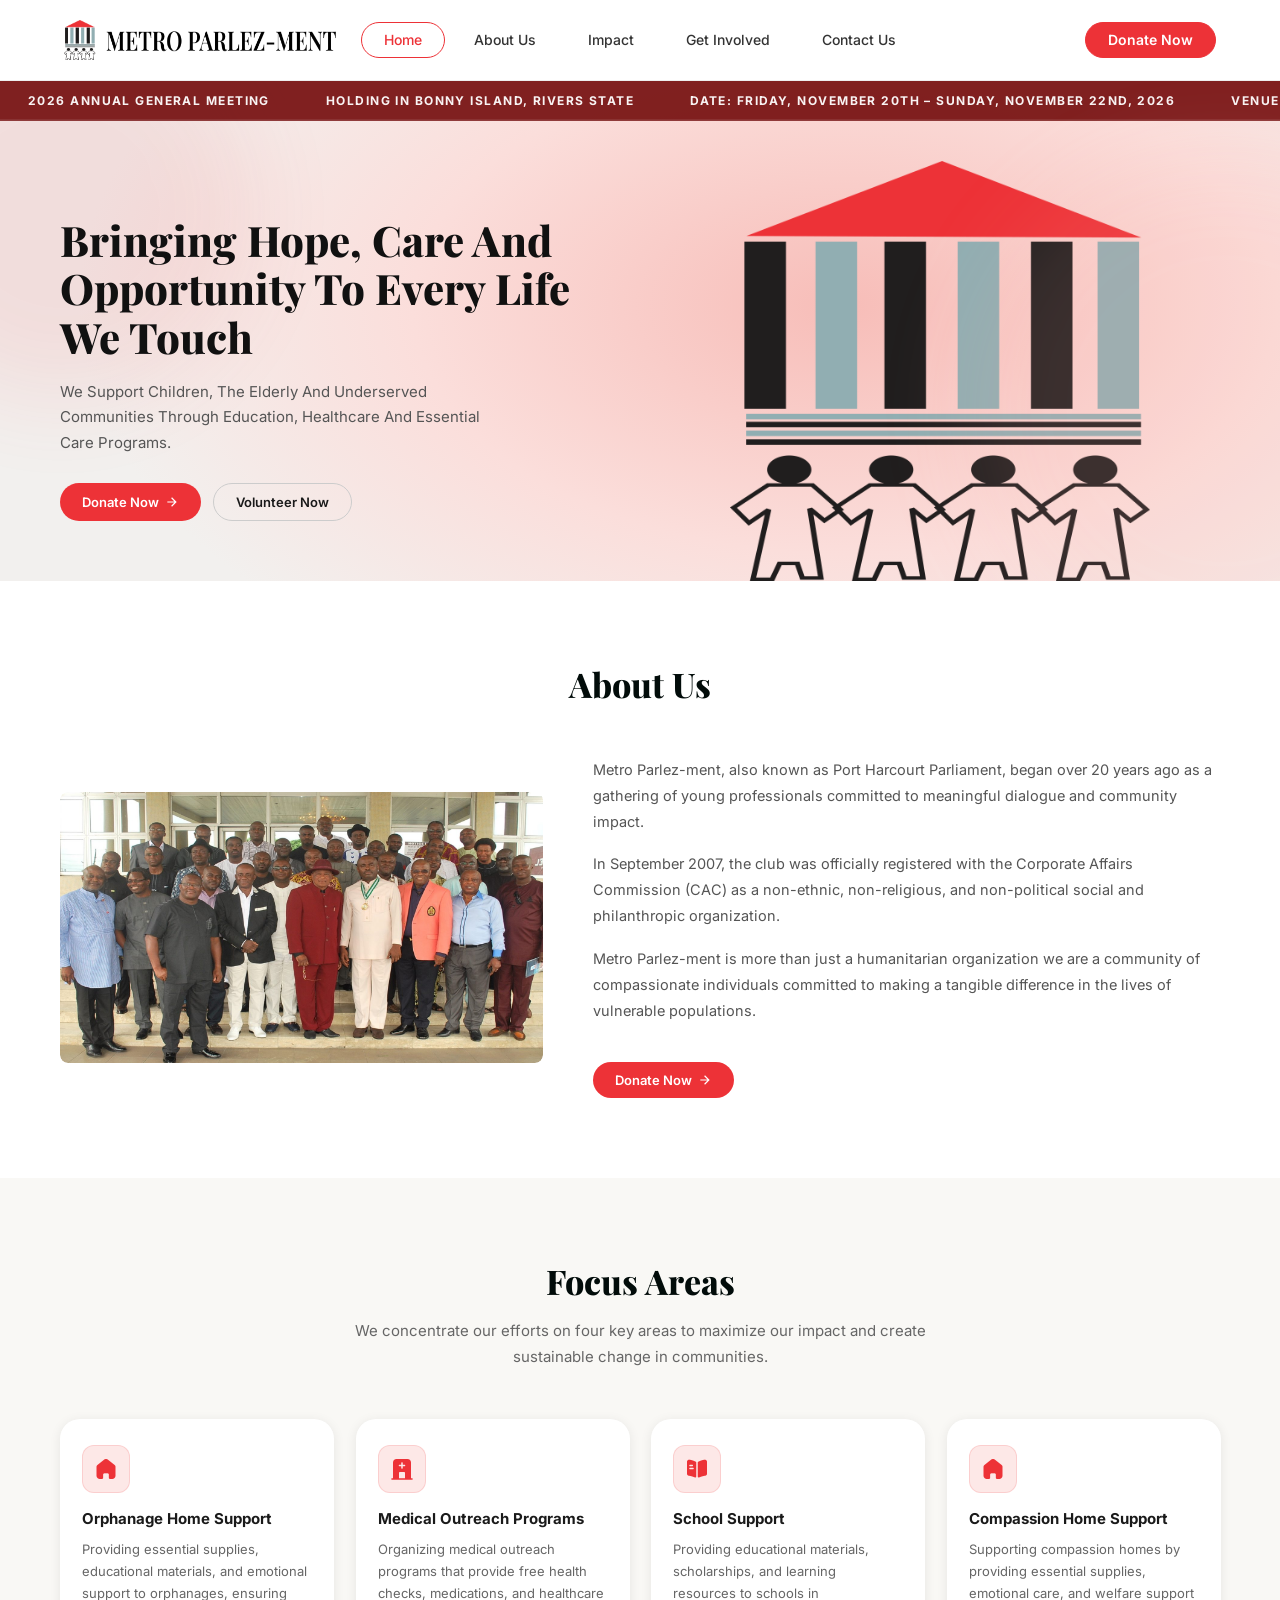
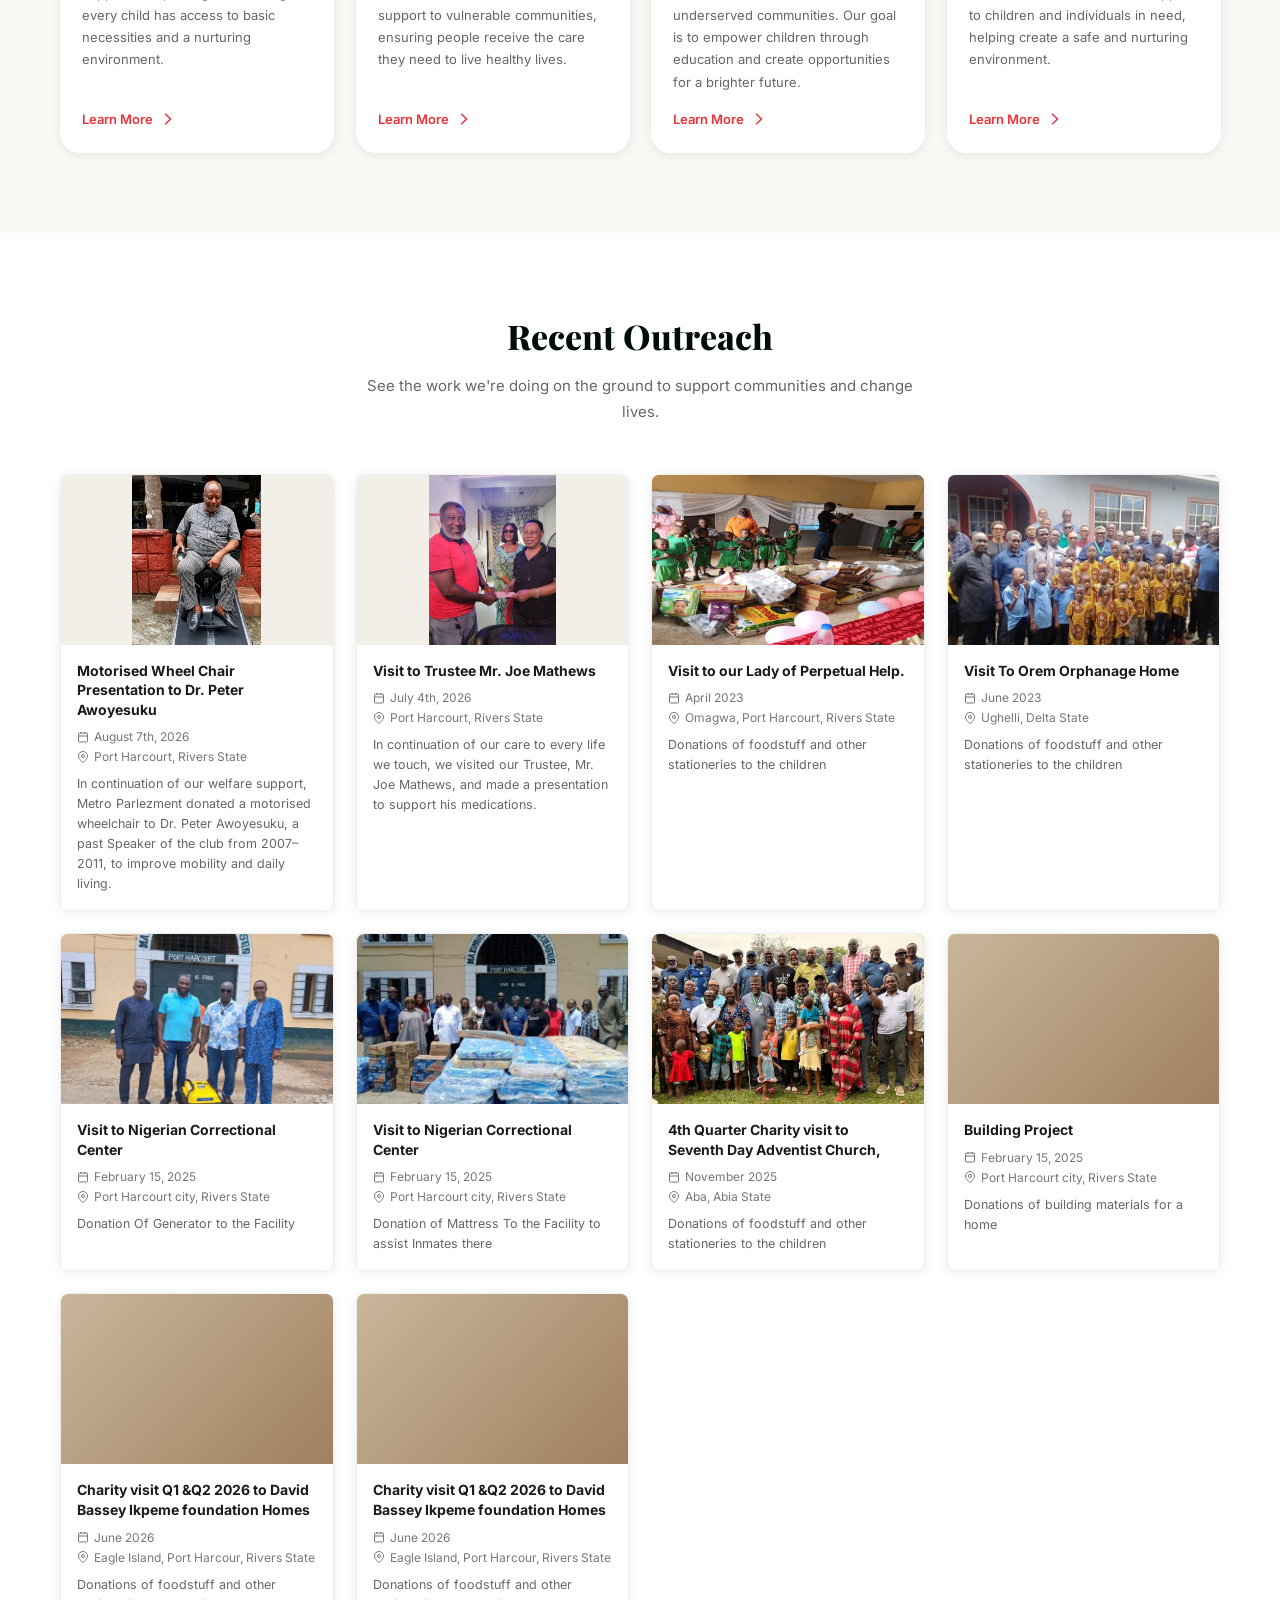
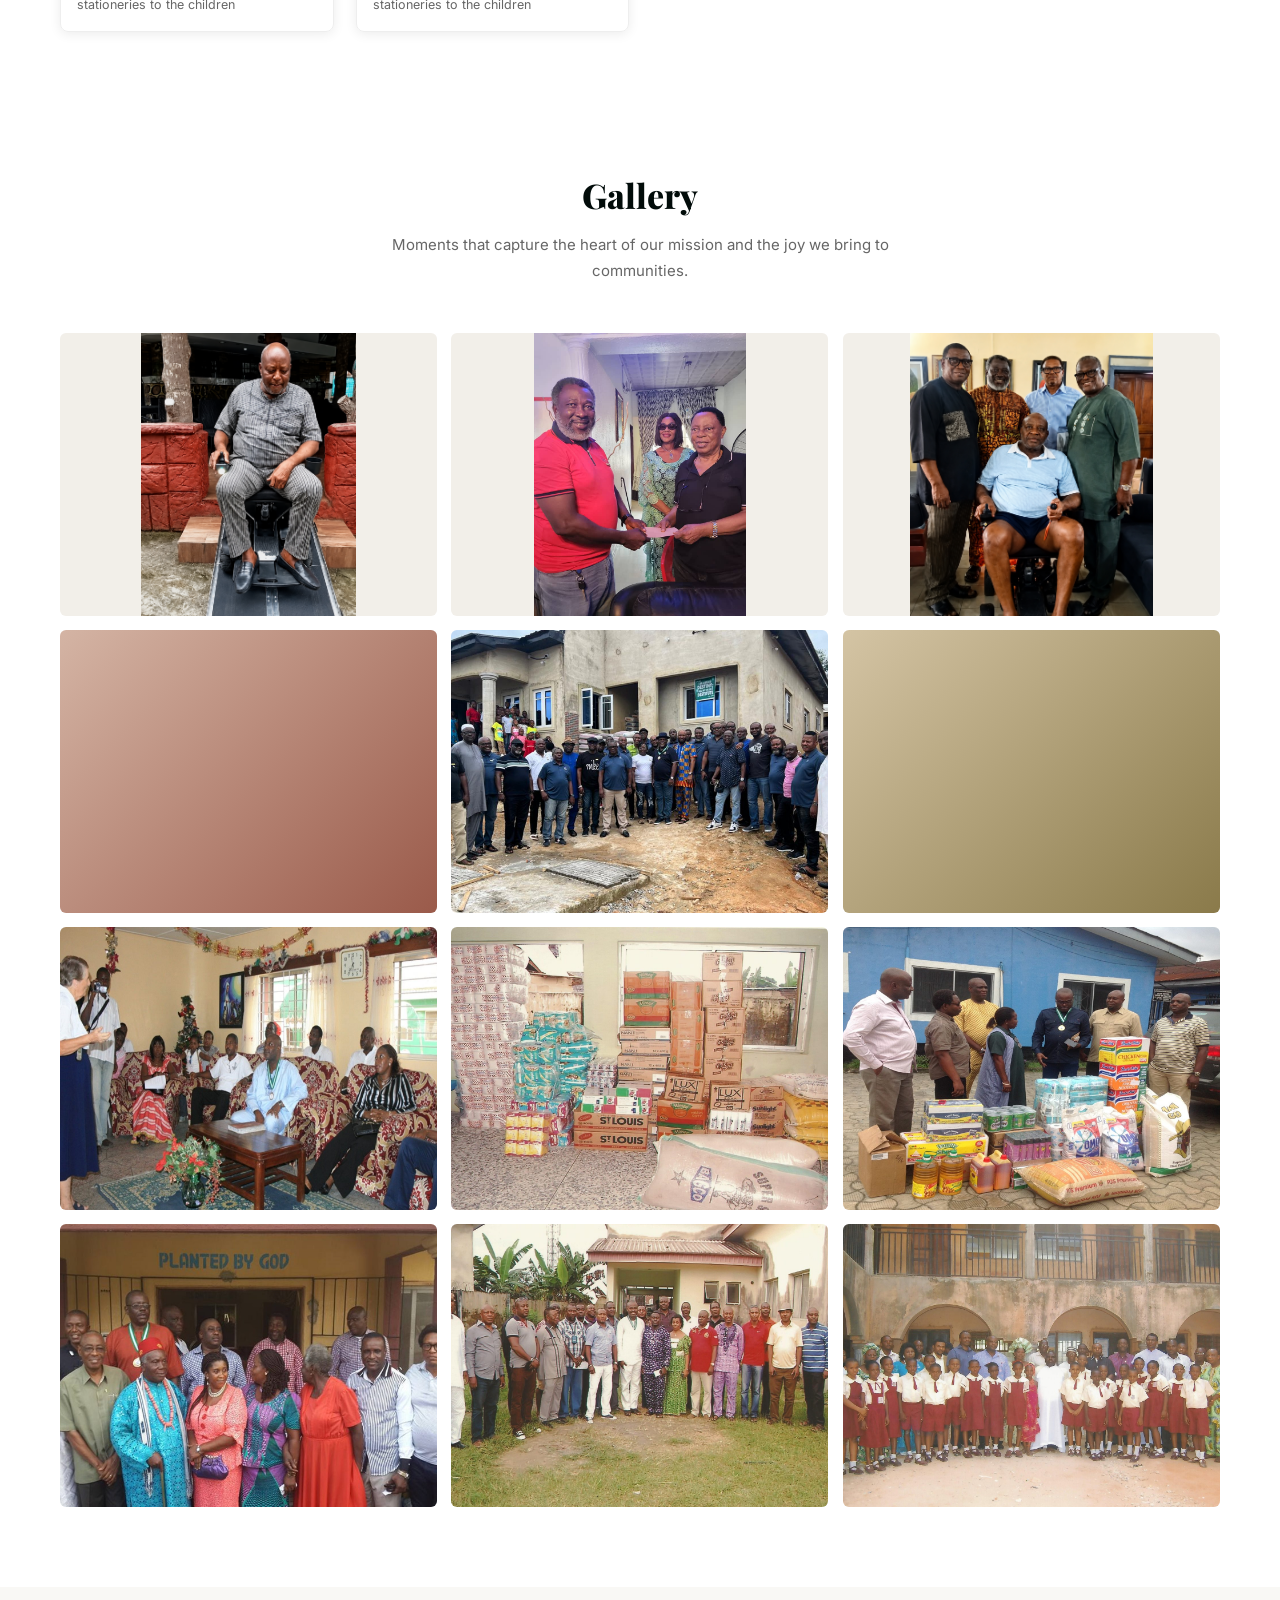
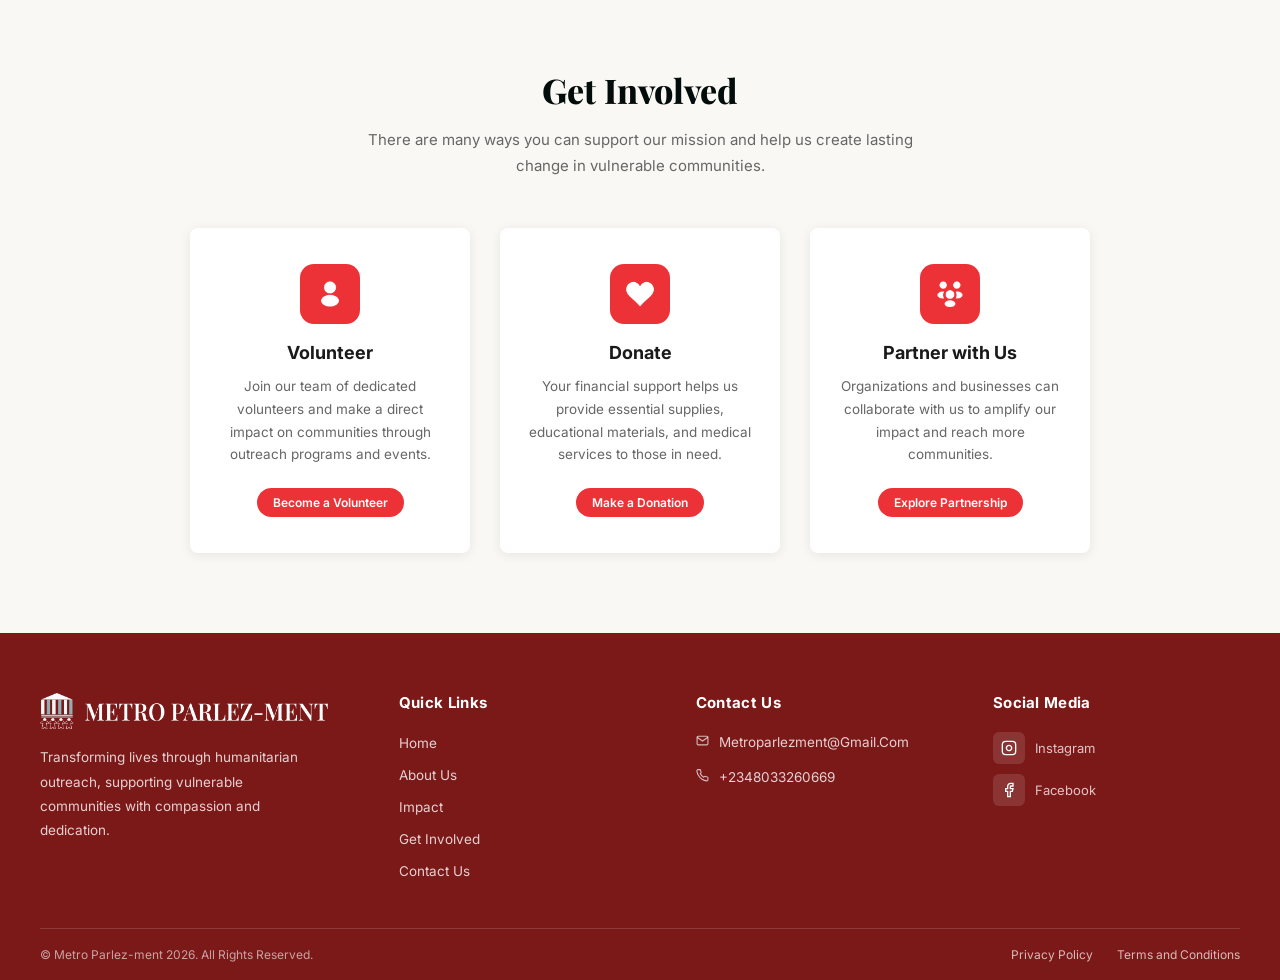
<file: index.html>
<!doctype html>
<html lang="en">
  <head>
    <meta charset="UTF-8" />
    <meta name="viewport" content="width=device-width, initial-scale=1.0" />
    <meta
      name="description"
      content="Metro Parlez-Ment is a humanitarian charity in Port Harcourt, Nigeria supporting vulnerable communities through medical outreach, education support, orphanage care, and compassion-driven welfare programs."
    />
    <meta
      name="keywords"
      content="Metro Parlez-Ment, charity Port Harcourt, NGO Nigeria, medical outreach, orphanage support, school support, humanitarian aid, community welfare, Port Harcourt charity"
    />
    <meta name="robots" content="index, follow" />
    <meta name="theme-color" content="#ed3237" />
    <meta property="og:type" content="website" />
    <meta
      property="og:title"
      content="Metro Parlez-Ment | Compassion in Action"
    />
    <meta
      property="og:description"
      content="Supporting vulnerable communities through healthcare, education, orphanage care, and humanitarian outreach in Port Harcourt, Nigeria."
    />
    <meta property="og:image" content="Asset/Footer Logo.png" />
    <meta property="og:site_name" content="Metro Parlez-Ment" />
    <meta name="twitter:card" content="summary_large_image" />
    <meta
      name="twitter:title"
      content="Metro Parlez-Ment | Charity and Outreach Programs"
    />
    <meta
      name="twitter:description"
      content="Bringing hope, care and opportunity to every life we touch through outreach, welfare support and community development in Port Harcourt."
    />
    <meta name="twitter:image" content="Asset/Footer Logo.png" />
    <link rel="icon" type="image/png" href="Asset/Footer Logo.png" />
    <title>
      Metro Parlez-Ment | Charity and Outreach Programs in Port Harcourt
    </title>
    <link rel="preconnect" href="https://fonts.googleapis.com" />
    <link rel="preconnect" href="https://fonts.gstatic.com" crossorigin />
    <link
      href="https://fonts.googleapis.com/css2?family=Inter:wght@400;500;600;700;800&family=Playfair+Display:wght@600;700;800;900&display=swap"
      rel="stylesheet"
    />
    <style>
      *,
      *::before,
      *::after {
        box-sizing: border-box;
        margin: 0;
        padding: 0;
      }

      :root {
        --red: #ed3237;
        --red-dark: #be2929;
        --footer-bg: #7b1818;
        --text-dark: #1a1a1a;
        --text-heading: #020c0a;
        --text-muted: #555;
        --bg-light: #f5f4f0;
        --bg-white: #ffffff;
        --card-shadow: 0 2px 12px rgba(0, 0, 0, 0.08);
        --radius: 8px;
      }

      body {
        font-family: "Inter", sans-serif;
        color: var(--text-dark);
        background: #fff;
        overflow-x: hidden;
      }

      /* Display headings use the Playfair Display serif per Figma design tokens */
      h1,
      h2 {
        font-family: "Playfair Display", Georgia, serif;
        color: var(--text-heading);
      }

      a {
        text-decoration: none;
        color: inherit;
      }
      ul {
        list-style: none;
      }
      img {
        display: block;
        max-width: 100%;
      }

      .nav-logo {
        display: flex;
        align-items: center;
        gap: 12px;
        font-weight: 800;
        font-size: 13px;
        letter-spacing: 0.5px;
        text-transform: uppercase;
        color: #1a1a1a;
        white-space: nowrap;
        flex-shrink: 0;
      }

      .nav-logo img {
        height: 36px;
        width: auto;
        flex-shrink: 0;
      }

      /* ── BUTTONS ── */
      .btn {
        display: inline-flex;
        align-items: center;
        gap: 6px;
        padding: 10px 22px;
        border-radius: 24px;
        font-size: 13px;
        font-weight: 600;
        cursor: pointer;
        transition: all 0.2s;
        border: none;
      }
      .btn-primary {
        background: var(--red);
        color: #fff;
      }
      .btn-primary:hover {
        background: var(--red-dark);
      }
      .btn-outline {
        background: transparent;
        color: var(--text-dark);
        border: 1.5px solid #ccc;
      }
      .btn-outline:hover {
        border-color: #999;
      }
      .btn-sm {
        padding: 7px 16px;
        font-size: 12px;
      }

      /* ── HERO ── */
      .hero {
        position: relative;
        background: radial-gradient(
          ellipse 75% 110% at 66% 45%,
          #f7bdb8 0%,
          #fbdedb 45%,
          #f2f0ee 80%
        );
        padding: 0 60px 0;
        display: grid;
        grid-template-columns: 1fr 1fr;
        align-items: end;
        gap: 40px;
        min-height: 440px;
        overflow: hidden;
      }
      .hero-announcement {
        grid-column: 1 / -1;
        position: relative;
        overflow: hidden;
        background: rgba(123, 24, 24, 0.96);
        color: #fff;
        border-bottom: 1px solid rgba(255, 255, 255, 0.12);
        margin: 0 -60px;
        box-shadow: inset 0 -1px 0 rgba(255, 255, 255, 0.08);
      }
      .hero-announcement-track {
        display: flex;
        align-items: center;
        width: max-content;
        min-width: 100%;
        white-space: nowrap;
        animation: ticker-scroll 32s linear infinite;
      }
      .hero-announcement-track span {
        display: inline-flex;
        align-items: center;
        justify-content: center;
        font-size: 12px;
        font-weight: 700;
        letter-spacing: 0.12em;
        text-transform: uppercase;
        padding: 12px 28px;
        color: rgba(255, 255, 255, 0.95);
      }
      @keyframes ticker-scroll {
        from {
          transform: translateX(0);
        }
        to {
          transform: translateX(-50%);
        }
      }
      @media (prefers-reduced-motion: reduce) {
        .hero-announcement-track {
          width: 100%;
          min-width: 0;
          white-space: normal;
          flex-wrap: wrap;
          justify-content: center;
        }
        .hero-announcement-track span {
          white-space: normal;
          text-align: center;
        }
      }
      .hero::before,
      .hero::after {
        content: "";
        position: absolute;
        border-radius: 50%;
        filter: blur(48px);
        opacity: 0.45;
        pointer-events: none;
      }
      .hero::before {
        width: 380px;
        height: 380px;
        top: -12%;
        left: -10%;
        background: rgba(237, 50, 55, 0.22);
        animation: hero-glow-drift 20s ease-in-out infinite;
      }
      .hero::after {
        width: 520px;
        height: 520px;
        bottom: -18%;
        right: -16%;
        background: rgba(255, 176, 170, 0.28);
        animation: hero-glow-drift-alt 22s ease-in-out infinite;
      }

      @keyframes hero-glow-drift {
        0%,
        100% {
          transform: translate3d(0, 0, 0) scale(1);
        }
        50% {
          transform: translate3d(18px, 12px, 0) scale(1.05);
        }
      }
      @keyframes hero-glow-drift-alt {
        0%,
        100% {
          transform: translate3d(0, 0, 0) scale(1);
        }
        50% {
          transform: translate3d(-20px, -14px, 0) scale(1.08);
        }
      }

      .hero-content {
        padding-bottom: 60px;
      }

      .hero-content h1,
      .hero-content p {
        opacity: 0;
        transform: translateY(20px);
        animation: hero-text-pop 1.15s ease-out forwards;
      }

      .hero-content h1 {
        font-size: 42px;
        font-weight: 800;
        line-height: 1.15;
        margin-bottom: 18px;
        color: #111;
        animation-delay: 0.2s;
      }

      .hero-content p {
        font-size: 15px;
        color: #555;
        line-height: 1.7;
        margin-bottom: 28px;
        max-width: 440px;
        animation-delay: 0.4s;
      }

      @keyframes hero-text-pop {
        to {
          opacity: 1;
          transform: translateY(0);
        }
      }

      .hero-actions {
        display: flex;
        gap: 12px;
        flex-wrap: wrap;
      }

      .hero-illustration {
        display: flex;
        justify-content: center;
        align-items: flex-end;
      }

      .hero-illustration img {
        width: 100%;
        max-width: 420px;
        height: auto;
        display: block;
      }

      /* ── SECTIONS SHARED ── */
      section {
        padding: 80px 60px;
        max-width: 1320px;
        margin-left: auto;
        margin-right: auto;
      }

      .section-header {
        text-align: center;
        margin-bottom: 50px;
      }
      .section-header h2 {
        font-size: 34px;
        font-weight: 800;
        margin-bottom: 14px;
      }
      .section-header p {
        font-size: 15px;
        color: #666;
        max-width: 580px;
        margin: 0 auto;
        line-height: 1.7;
      }

      /* ── ABOUT US ── */
      .about {
        background: #fff;
      }
      .about-grid {
        display: grid;
        grid-template-columns: 1fr 1.3fr;
        gap: 50px;
        align-items: center;
        max-width: none;
        margin: 0;
      }

      .about-image {
        border-radius: var(--radius);
        overflow: hidden;
      }

      .about-image img {
        width: 100%;
        height: auto;
        aspect-ratio: 16/9;
        object-fit: cover;
        max-height: 420px;
      }

      .about-image-placeholder {
        width: 100%;
        height: auto;
        aspect-ratio: 16/9;
        max-height: 420px;
        background: linear-gradient(135deg, #e8d5c4 0%, #c4a882 100%);
        display: flex;
        align-items: center;
        justify-content: center;
        border-radius: var(--radius);
        font-size: 14px;
        color: #8b6b4a;
      }

      .about-content h2 {
        font-size: 34px;
        font-weight: 800;
        margin-bottom: 20px;
      }

      .about-content p {
        font-size: 14.5px;
        color: #555;
        line-height: 1.8;
        margin-bottom: 16px;
      }

      /* ── FOCUS AREAS ── */
      .focus {
        background: #f9f8f5;
      }

      .focus-grid {
        display: grid;
        grid-template-columns: repeat(4, 1fr);
        gap: 22px;
        max-width: none;
        margin: 0;
      }

      .focus-card {
        background: #fff;
        border-radius: var(--radius);
        padding: 26px 22px;
        box-shadow: var(--card-shadow);
        display: flex;
        flex-direction: column;
      }

      /* All four focus icons share identical size, radius, border and tint */
      .focus-icon {
        width: 48px;
        height: 48px;
        border-radius: 12px;
        display: flex;
        align-items: center;
        justify-content: center;
        margin-bottom: 16px;
        font-size: 20px;
        background: #fde8e7;
        border: 1px solid rgba(237, 50, 55, 0.14);
      }
      .icon-red,
      .icon-green,
      .icon-blue {
        background: #fde8e7;
      }
      .focus-icon img {
        width: 24px;
        height: 24px;
        object-fit: contain;
      }

      .focus-card h3 {
        font-size: 15px;
        font-weight: 700;
        margin-bottom: 10px;
      }

      .focus-card p {
        font-size: 13px;
        color: #666;
        line-height: 1.7;
        margin-bottom: 18px;
        flex: 1 1 auto;
      }

      .learn-more {
        font-size: 13px;
        font-weight: 600;
        color: var(--red);
        display: inline-flex;
        align-items: center;
        gap: 8px;
        margin-top: auto;
      }
      .learn-more:hover {
        text-decoration: underline;
      }
      .learn-more .icon-arrow {
        width: 14px;
        height: 14px;
        display: inline-block;
      }
      .btn .icon-arrow,
      .btn-primary .icon-arrow {
        width: 14px;
        height: 14px;
        display: inline-block;
      }

      /* ── RECENT OUTREACH ── */
      .outreach {
        background: #fff;
      }

      .outreach-grid {
        display: grid;
        grid-template-columns: repeat(4, 1fr);
        gap: 22px;
        max-width: none;
        margin: 0;
      }

      .outreach-card {
        border-radius: var(--radius);
        overflow: hidden;
        border: 1px solid #eee;
        box-shadow: var(--card-shadow);
      }

      .outreach-card-img {
        height: 170px;
        background: linear-gradient(135deg, #c9b69a 0%, #a08060 100%);
        overflow: hidden;
      }

      .outreach-card-img img {
        width: 100%;
        height: 100%;
        object-fit: cover;
      }

      .outreach-card-img img[src*="Dr Peter"],
      .gallery-item img[src*="Dr Peter"] {
        object-fit: contain !important;
        object-position: center top !important;
        background: #f2efe9;
      }

      .outreach-card-body {
        padding: 16px;
      }

      .outreach-card-body h3 {
        font-size: 14px;
        font-weight: 700;
        margin-bottom: 10px;
        line-height: 1.4;
      }

      .outreach-meta {
        display: flex;
        flex-direction: column;
        gap: 5px;
        margin-bottom: 10px;
      }

      .outreach-meta span {
        font-size: 12px;
        color: #777;
        display: flex;
        align-items: center;
        gap: 5px;
      }

      .outreach-meta svg {
        flex-shrink: 0;
      }

      .outreach-card-body p {
        font-size: 12.5px;
        color: #666;
        line-height: 1.6;
      }

      /* ── GALLERY ── */
      .gallery {
        background: #fff;
        padding-top: 60px;
      }

      .gallery-grid {
        display: grid;
        grid-template-columns: repeat(3, 1fr);
        gap: 14px;
        max-width: none;
        margin: 0;
      }

      .gallery-item {
        border-radius: 6px;
        overflow: hidden;
        aspect-ratio: 4/3;
        background: linear-gradient(135deg, #c9b69a, #8a6545);
      }

      .gallery-item img {
        width: 100%;
        height: 100%;
        object-fit: cover;
        transition: transform 0.3s;
      }

      .gallery-item:hover img {
        transform: scale(1.04);
      }

      /* placeholder gallery items */
      .gallery-item:nth-child(1) {
        background: linear-gradient(135deg, #c9b69a 0%, #8a6545 100%);
      }
      .gallery-item:nth-child(2) {
        background: linear-gradient(135deg, #a8c4a2 0%, #5a8a54 100%);
      }
      .gallery-item:nth-child(3) {
        background: linear-gradient(135deg, #b4c4d4 0%, #5a7a9a 100%);
      }
      .gallery-item:nth-child(4) {
        background: linear-gradient(135deg, #d4b4a4 0%, #9a5a4a 100%);
      }
      .gallery-item:nth-child(5) {
        background: linear-gradient(135deg, #c4d4b4 0%, #6a8a5a 100%);
      }
      .gallery-item:nth-child(6) {
        background: linear-gradient(135deg, #d4c4a4 0%, #8a7a4a 100%);
      }
      .gallery-item:nth-child(7) {
        background: linear-gradient(135deg, #c4a4b4 0%, #8a4a6a 100%);
      }
      .gallery-item:nth-child(8) {
        background: linear-gradient(135deg, #a4b4c4 0%, #4a6a8a 100%);
      }
      .gallery-item:nth-child(9) {
        background: linear-gradient(135deg, #b4c4a4 0%, #5a7a4a 100%);
      }

      /* ── GET INVOLVED ── */
      .get-involved {
        background: #f9f8f5;
      }

      .involved-grid {
        display: grid;
        grid-template-columns: repeat(3, 1fr);
        gap: 30px;
        max-width: 900px;
        margin: 0 auto;
      }

      .involved-card {
        background: #fff;
        border-radius: var(--radius);
        padding: 36px 28px;
        text-align: center;
        box-shadow: var(--card-shadow);
      }

      .involved-icon {
        width: 60px;
        height: 60px;
        background: var(--red);
        border-radius: 14px;
        display: flex;
        align-items: center;
        justify-content: center;
        margin: 0 auto 18px;
      }

      .involved-card h3 {
        font-size: 18px;
        font-weight: 700;
        margin-bottom: 12px;
      }

      .involved-card p {
        font-size: 13.5px;
        color: #666;
        line-height: 1.7;
        margin-bottom: 22px;
      }

      /* ── FOOTER ── */
      footer {
        background: var(--footer-bg);
        color: #fff;
        padding: 60px 40px 0;
      }

      .footer-grid {
        display: grid;
        grid-template-columns: 1.5fr 1.2fr 1.2fr 1.2fr;
        gap: 50px;
        padding-bottom: 48px;
        max-width: 1320px;
        margin: 0 auto;
      }

      .footer-brand {
        padding-right: 20px;
      }

      .footer-brand .nav-logo {
        color: #fff;
        margin-bottom: 16px;
        font-size: 14px;
      }

      .footer-brand .nav-logo img {
        height: 36px;
        width: auto;
      }

      .footer-brand p {
        font-size: 13.5px;
        color: rgba(255, 255, 255, 0.8);
        line-height: 1.8;
        max-width: 280px;
      }

      .footer-col {
        display: flex;
        flex-direction: column;
      }

      .footer-col h4 {
        font-size: 15px;
        font-weight: 700;
        margin-bottom: 20px;
        color: #fff;
        letter-spacing: 0.3px;
      }

      .footer-col ul {
        display: flex;
        flex-direction: column;
        gap: 12px;
      }

      .footer-col ul li {
        margin-bottom: 0;
      }

      .footer-col ul li a {
        font-size: 13.5px;
        color: rgba(255, 255, 255, 0.8);
        transition: color 0.2s;
      }

      .footer-col ul li a:hover {
        color: #fff;
      }

      .footer-contact-item {
        display: flex;
        align-items: flex-start;
        gap: 10px;
        margin-bottom: 14px;
        font-size: 13.5px;
        color: rgba(255, 255, 255, 0.8);
        line-height: 1.5;
      }

      .footer-contact-item svg {
        margin-top: 2px;
        flex-shrink: 0;
      }

      .social-links {
        display: flex;
        flex-direction: column;
        gap: 10px;
      }

      .social-link {
        display: flex;
        align-items: center;
        gap: 10px;
        font-size: 13px;
        color: rgba(255, 255, 255, 0.75);
        transition: color 0.2s;
      }

      .social-link:hover {
        color: #fff;
      }

      .social-icon {
        width: 32px;
        height: 32px;
        border-radius: 6px;
        background: rgba(255, 255, 255, 0.12);
        display: flex;
        align-items: center;
        justify-content: center;
      }

      .footer-bottom {
        border-top: 1px solid rgba(255, 255, 255, 0.15);
        padding: 18px 0;
        display: flex;
        align-items: center;
        justify-content: space-between;
      }

      .footer-bottom p {
        font-size: 12px;
        color: rgba(255, 255, 255, 0.6);
      }

      .footer-bottom-links {
        display: flex;
        gap: 24px;
      }

      .footer-bottom-links a {
        font-size: 12px;
        color: rgba(255, 255, 255, 0.7);
      }

      .footer-bottom-links a:hover {
        color: #fff;
      }

      /* ── DIVIDER SPACING ── */
      .about-standalone {
        padding: 80px 60px;
      }
      .about-standalone .section-header {
        margin-bottom: 50px;
      }

      /* ════════════════════════════════════════
         RESPONSIVE — TABLET (769px – 1024px)
      ════════════════════════════════════════ */
      @media (min-width: 769px) and (max-width: 1024px) {
        section {
          padding: 60px 30px;
        }
        .about-standalone {
          padding: 60px 30px;
        }
        footer {
          padding: 50px 30px 0;
        }

        .hero {
          padding: 0 30px 0 !important;
        }
        .hero-announcement {
          margin: 0 -30px;
        }
        .hero-content {
          padding: 0 0 40px !important;
        }
        .hero-content h1 {
          font-size: 34px;
        }

        .about-grid {
          gap: 30px;
        }
        .focus-grid {
          grid-template-columns: repeat(2, 1fr);
        }
        .outreach-grid {
          grid-template-columns: repeat(2, 1fr);
        }

        .footer-grid {
          grid-template-columns: 1fr 1fr;
          gap: 28px;
        }
      }

      /* ════════════════════════════════════════
         RESPONSIVE — MOBILE (≤ 768px)
      ════════════════════════════════════════ */
      @media (max-width: 768px) {
        /* Hero */
        .hero {
          grid-template-columns: 1fr !important;
          padding: 0 16px 0 !important;
          min-height: auto;
          gap: 0;
        }
        .hero-announcement {
          margin: 0 -16px;
        }
        .hero-announcement-track span {
          font-size: 10px;
          letter-spacing: 0.08em;
          padding: 10px 18px;
        }
        .hero-content {
          padding: 0 0 30px !important;
        }
        .hero-content h1 {
          font-size: 26px;
        }
        .hero-content p {
          font-size: 14px;
        }
        .hero-illustration {
          display: none;
        }

        /* Sections */
        section {
          padding: 50px 16px;
        }
        .about-standalone {
          padding: 50px 16px;
        }
        .gallery {
          padding-top: 50px;
        }

        /* Section header */
        .section-header h2 {
          font-size: 24px;
        }

        /* About */
        .about-grid {
          grid-template-columns: 1fr;
          gap: 24px;
        }

        /* Focus areas */
        .focus-grid {
          grid-template-columns: repeat(2, 1fr);
          gap: 14px;
        }
        .focus-card {
          padding: 18px 16px;
        }

        /* Outreach */
        .outreach-grid {
          grid-template-columns: 1fr;
        }

        /* Gallery */
        .gallery-grid {
          grid-template-columns: repeat(2, 1fr);
          gap: 8px;
        }

        /* Get Involved */
        .involved-grid {
          grid-template-columns: 1fr;
          max-width: 100%;
        }

        /* Footer */
        footer {
          padding: 40px 16px 0;
        }
        .footer-grid {
          grid-template-columns: 1fr;
          gap: 28px;
        }
        .footer-bottom {
          flex-direction: column;
          gap: 8px;
          text-align: center;
          padding: 16px 0;
        }
      }
    </style>
    <link rel="stylesheet" href="nav.css" />
    <script src="nav.js" defer></script>
  </head>
  <body>
    <!-- HERO -->
    <section class="hero">
      <div
        class="hero-announcement"
        aria-label="Event announcement ticker"
        role="status"
      >
        <div class="hero-announcement-track">
          <span>2026 ANNUAL GENERAL MEETING</span>
          <span>HOLDING IN BONNY ISLAND, RIVERS STATE</span>
          <span>DATE: FRIDAY, NOVEMBER 20TH – SUNDAY, NOVEMBER 22ND, 2026</span>
          <span>VENUE: PEARLS PARADISE HOTEL, BONNY</span>
          <span
            >THEME: SUSTAINING HUMANITARIAN EXCELLENCE THROUGH OUR LEGACY OF
            SERVICE</span
          >
          <span
            >COME AND ENJOY THE HOSPITALITY OF THE BONNY PEOPLE WHILE PERFORMING
            CHARITY WITH A PURE HEART.</span
          >
          <span>2026 ANNUAL GENERAL MEETING</span>
          <span>HOLDING IN BONNY ISLAND, RIVERS STATE</span>
          <span>DATE: FRIDAY, NOVEMBER 20TH – SUNDAY, NOVEMBER 22ND, 2026</span>
          <span>VENUE: PEARLS PARADISE HOTEL, BONNY</span>
          <span
            >THEME: SUSTAINING HUMANITARIAN EXCELLENCE THROUGH OUR LEGACY OF
            SERVICE</span
          >
          <span
            >COME AND ENJOY THE HOSPITALITY OF THE BONNY PEOPLE WHILE PERFORMING
            CHARITY WITH A PURE HEART.</span
          >
        </div>
      </div>
      <div class="hero-content">
        <h1>Bringing Hope, Care And Opportunity To Every Life We Touch</h1>
        <p>
          We Support Children, The Elderly And Underserved Communities Through
          Education, Healthcare And Essential Care Programs.
        </p>
        <div class="hero-actions">
          <a href="donate.html" class="btn btn-primary"
            >Donate Now
            <svg
              class="icon-arrow"
              width="14"
              height="14"
              viewBox="0 -960 960 960"
              fill="currentColor"
              xmlns="http://www.w3.org/2000/svg"
            >
              <path
                d="M647-440H160v-80h487L423-744l57-56 320 320-320 320-57-56 224-224Z"
              /></svg
          ></a>
          <a href="#involved" class="btn btn-outline">Volunteer Now</a>
        </div>
      </div>

      <div class="hero-illustration">
        <img src="Asset/Logo-hero.png" alt="Metro Parlez-Ment illustration" />
      </div>
    </section>

    <!-- ABOUT US -->
    <section id="about" class="about-standalone">
      <div class="section-header">
        <h2>About Us</h2>
      </div>
      <div class="about-grid">
        <div class="about-image">
          <img
            loading="lazy"
            decoding="async"
            src="Asset/About-middle-image.jpg"
            alt="Metro Parlez-Ment group"
            style="
              width: 100%;
              object-fit: cover;
              border-radius: 8px;
              display: block;
            "
          />
        </div>
        <div class="about-content">
          <p>
            Metro Parlez-ment, also known as Port Harcourt Parliament, began
            over 20 years ago as a gathering of young professionals committed to
            meaningful dialogue and community impact.
          </p>
          <p style="margin-top: 12px">
            In September 2007, the club was officially registered with the
            Corporate Affairs Commission (CAC) as a non-ethnic, non-religious,
            and non-political social and philanthropic organization.
          </p>
          <p style="margin-top: 12px">
            Metro Parlez-ment is more than just a humanitarian organization we
            are a community of compassionate individuals committed to making a
            tangible difference in the lives of vulnerable populations.
          </p>
          <a href="donate.html" class="btn btn-primary" style="margin-top: 22px"
            >Donate Now
            <svg
              class="icon-arrow"
              width="14"
              height="14"
              viewBox="0 -960 960 960"
              fill="currentColor"
              xmlns="http://www.w3.org/2000/svg"
            >
              <path
                d="M647-440H160v-80h487L423-744l57-56 320 320-320 320-57-56 224-224Z"
              /></svg
          ></a>
        </div>
      </div>
    </section>

    <!-- FOCUS AREAS -->
    <section id="focus" class="focus">
      <div class="section-header">
        <h2>Focus Areas</h2>
        <p>
          We concentrate our efforts on four key areas to maximize our impact
          and create sustainable change in communities.
        </p>
      </div>
      <div class="focus-grid">
        <div class="focus-card">
          <div class="focus-icon icon-red">
            <img
              loading="lazy"
              decoding="async"
              src="Asset/Icon/home.png"
              alt="Home"
              style="width: 24px; height: 24px; object-fit: contain"
            />
          </div>
          <h3>Orphanage Home Support</h3>
          <p>
            Providing essential supplies, educational materials, and emotional
            support to orphanages, ensuring every child has access to basic
            necessities and a nurturing environment.
          </p>
          <a href="impact.html" class="learn-more"
            >Learn More
            <svg
              class="icon-arrow"
              width="14"
              height="14"
              viewBox="0 -960 960 960"
              fill="currentColor"
              xmlns="http://www.w3.org/2000/svg"
            >
              <path
                d="m321-80-71-71 329-329-329-329 71-71 400 400L321-80Z"
              /></svg
          ></a>
        </div>

        <div class="focus-card">
          <div class="focus-icon icon-green">
            <img
              loading="lazy"
              decoding="async"
              src="Asset/Icon/hospital.png"
              alt="Hospital"
              style="width: 24px; height: 24px; object-fit: contain"
            />
          </div>
          <h3>Medical Outreach Programs</h3>
          <p>
            Organizing medical outreach programs that provide free health
            checks, medications, and healthcare support to vulnerable
            communities, ensuring people receive the care they need to live
            healthy lives.
          </p>
          <a href="impact.html" class="learn-more"
            >Learn More
            <svg
              class="icon-arrow"
              width="14"
              height="14"
              viewBox="0 -960 960 960"
              fill="currentColor"
              xmlns="http://www.w3.org/2000/svg"
            >
              <path
                d="m321-80-71-71 329-329-329-329 71-71 400 400L321-80Z"
              /></svg
          ></a>
        </div>

        <div class="focus-card">
          <div class="focus-icon icon-blue">
            <img
              loading="lazy"
              decoding="async"
              src="Asset/Icon/book.png"
              alt="Book"
              style="width: 24px; height: 24px; object-fit: contain"
            />
          </div>
          <h3>School Support</h3>
          <p>
            Providing educational materials, scholarships, and learning
            resources to schools in underserved communities. Our goal is to
            empower children through education and create opportunities for a
            brighter future.
          </p>
          <a href="impact.html" class="learn-more"
            >Learn More
            <svg
              class="icon-arrow"
              width="14"
              height="14"
              viewBox="0 -960 960 960"
              fill="currentColor"
              xmlns="http://www.w3.org/2000/svg"
            >
              <path
                d="m321-80-71-71 329-329-329-329 71-71 400 400L321-80Z"
              /></svg
          ></a>
        </div>

        <div class="focus-card">
          <div class="focus-icon icon-red">
            <img
              loading="lazy"
              decoding="async"
              src="Asset/Icon/home.png"
              alt="Home"
              style="width: 24px; height: 24px; object-fit: contain"
            />
          </div>
          <h3>Compassion Home Support</h3>
          <p>
            Supporting compassion homes by providing essential supplies,
            emotional care, and welfare support to children and individuals in
            need, helping create a safe and nurturing environment.
          </p>
          <a href="impact.html" class="learn-more"
            >Learn More
            <svg
              class="icon-arrow"
              width="14"
              height="14"
              viewBox="0 -960 960 960"
              fill="currentColor"
              xmlns="http://www.w3.org/2000/svg"
            >
              <path
                d="m321-80-71-71 329-329-329-329 71-71 400 400L321-80Z"
              /></svg
          ></a>
        </div>
      </div>
    </section>

    <!-- RECENT OUTREACH -->
    <section class="outreach">
      <div class="section-header">
        <h2>Recent Outreach</h2>
        <p>
          See the work we're doing on the ground to support communities and
          change lives.
        </p>
      </div>
      <div class="outreach-grid">
        <div class="outreach-card">
          <div class="outreach-card-img">
            <img
              loading="lazy"
              decoding="async"
              src="Asset/impact others/Dr Peter.png"
              alt="Presentation of motorised wheelchair to Dr. Peter Awoyesuku"
              style="
                object-fit: contain;
                object-position: center top;
                background: #f2efe9;
              "
            />
          </div>
          <div class="outreach-card-body">
            <h3>Motorised Wheel Chair Presentation to Dr. Peter Awoyesuku</h3>
            <div class="outreach-meta">
              <span>
                <svg
                  width="12"
                  height="12"
                  viewBox="0 0 24 24"
                  fill="none"
                  stroke="currentColor"
                  stroke-width="2"
                >
                  <rect x="3" y="4" width="18" height="18" rx="2" ry="2" />
                  <line x1="16" y1="2" x2="16" y2="6" />
                  <line x1="8" y1="2" x2="8" y2="6" />
                  <line x1="3" y1="10" x2="21" y2="10" />
                </svg>
                August 7th, 2026
              </span>
              <span>
                <svg
                  width="12"
                  height="12"
                  viewBox="0 0 24 24"
                  fill="none"
                  stroke="currentColor"
                  stroke-width="2"
                >
                  <path d="M21 10c0 7-9 13-9 13s-9-6-9-13a9 9 0 0 1 18 0z" />
                  <circle cx="12" cy="10" r="3" />
                </svg>
                Port Harcourt, Rivers State
              </span>
            </div>
            <p>
              In continuation of our welfare support, Metro Parlezment donated a
              motorised wheelchair to Dr. Peter Awoyesuku, a past Speaker of the
              club from 2007–2011, to improve mobility and daily living.
            </p>
          </div>
        </div>

        <div class="outreach-card">
          <div class="outreach-card-img">
            <img
              loading="lazy"
              decoding="async"
              src="Asset/4th of July.jpeg"
              alt="Presentation to Trustee Mr. Joe Mathews to support his medications"
              style="object-fit: contain; background: #f2efe9"
            />
          </div>
          <div class="outreach-card-body">
            <h3>Visit to Trustee Mr. Joe Mathews</h3>
            <div class="outreach-meta">
              <span>
                <svg
                  width="12"
                  height="12"
                  viewBox="0 0 24 24"
                  fill="none"
                  stroke="currentColor"
                  stroke-width="2"
                >
                  <rect x="3" y="4" width="18" height="18" rx="2" ry="2" />
                  <line x1="16" y1="2" x2="16" y2="6" />
                  <line x1="8" y1="2" x2="8" y2="6" />
                  <line x1="3" y1="10" x2="21" y2="10" />
                </svg>
                July 4th, 2026
              </span>
              <span>
                <svg
                  width="12"
                  height="12"
                  viewBox="0 0 24 24"
                  fill="none"
                  stroke="currentColor"
                  stroke-width="2"
                >
                  <path d="M21 10c0 7-9 13-9 13s-9-6-9-13a9 9 0 0 1 18 0z" />
                  <circle cx="12" cy="10" r="3" />
                </svg>
                Port Harcourt, Rivers State
              </span>
            </div>
            <p>
              In continuation of our care to every life we touch, we visited our
              Trustee, Mr. Joe Mathews, and made a presentation to support his
              medications.
            </p>
          </div>
        </div>

        <div class="outreach-card">
          <div class="outreach-card-img">
            <img
              loading="lazy"
              decoding="async"
              src="Asset/Visit to our Lady of Perpetual Help..png"
              alt="Visit to our Lady of Perpetual Help. "
            />
          </div>
          <div class="outreach-card-body">
            <h3>Visit to our Lady of Perpetual Help.</h3>
            <div class="outreach-meta">
              <span>
                <svg
                  width="12"
                  height="12"
                  viewBox="0 0 24 24"
                  fill="none"
                  stroke="currentColor"
                  stroke-width="2"
                >
                  <rect x="3" y="4" width="18" height="18" rx="2" ry="2" />
                  <line x1="16" y1="2" x2="16" y2="6" />
                  <line x1="8" y1="2" x2="8" y2="6" />
                  <line x1="3" y1="10" x2="21" y2="10" />
                </svg>
                April 2023
              </span>
              <span>
                <svg
                  width="12"
                  height="12"
                  viewBox="0 0 24 24"
                  fill="none"
                  stroke="currentColor"
                  stroke-width="2"
                >
                  <path d="M21 10c0 7-9 13-9 13s-9-6-9-13a9 9 0 0 1 18 0z" />
                  <circle cx="12" cy="10" r="3" />
                </svg>
                Omagwa, Port Harcourt, Rivers State
              </span>
            </div>
            <p>Donations of foodstuff and other stationeries to the children</p>
          </div>
        </div>

        <div class="outreach-card">
          <div class="outreach-card-img">
            <img
              loading="lazy"
              decoding="async"
              src="Asset/Visit to orem.jpg"
              alt="Visit to Orem Orphanage Home"
            />
          </div>
          <div class="outreach-card-body">
            <h3>Visit To Orem Orphanage Home</h3>
            <div class="outreach-meta">
              <span>
                <svg
                  width="12"
                  height="12"
                  viewBox="0 0 24 24"
                  fill="none"
                  stroke="currentColor"
                  stroke-width="2"
                >
                  <rect x="3" y="4" width="18" height="18" rx="2" ry="2" />
                  <line x1="16" y1="2" x2="16" y2="6" />
                  <line x1="8" y1="2" x2="8" y2="6" />
                  <line x1="3" y1="10" x2="21" y2="10" />
                </svg>
                June 2023
              </span>
              <span>
                <svg
                  width="12"
                  height="12"
                  viewBox="0 0 24 24"
                  fill="none"
                  stroke="currentColor"
                  stroke-width="2"
                >
                  <path d="M21 10c0 7-9 13-9 13s-9-6-9-13a9 9 0 0 1 18 0z" />
                  <circle cx="12" cy="10" r="3" />
                </svg>
                Ughelli, Delta State
              </span>
            </div>
            <p>Donations of foodstuff and other stationeries to the children</p>
          </div>
        </div>
        <div class="outreach-card">
          <div class="outreach-card-img">
            <img
              loading="lazy"
              decoding="async"
              src="Asset/Correction Center.jpg"
              alt="Visit to Nigeria Correction Center"
              style="object-position: center 30%"
            />
          </div>
          <div class="outreach-card-body">
            <h3>Visit to Nigerian Correctional Center</h3>
            <div class="outreach-meta">
              <span>
                <svg
                  width="12"
                  height="12"
                  viewBox="0 0 24 24"
                  fill="none"
                  stroke="currentColor"
                  stroke-width="2"
                >
                  <rect x="3" y="4" width="18" height="18" rx="2" ry="2" />
                  <line x1="16" y1="2" x2="16" y2="6" />
                  <line x1="8" y1="2" x2="8" y2="6" />
                  <line x1="3" y1="10" x2="21" y2="10" />
                </svg>
                February 15, 2025
              </span>
              <span>
                <svg
                  width="12"
                  height="12"
                  viewBox="0 0 24 24"
                  fill="none"
                  stroke="currentColor"
                  stroke-width="2"
                >
                  <path d="M21 10c0 7-9 13-9 13s-9-6-9-13a9 9 0 0 1 18 0z" />
                  <circle cx="12" cy="10" r="3" />
                </svg>
                Port Harcourt city, Rivers State
              </span>
            </div>
            <p>Donation Of Generator to the Facility</p>
          </div>
        </div>

        <div class="outreach-card">
          <div class="outreach-card-img">
            <img
              loading="lazy"
              decoding="async"
              src="Asset/Correction center 2.jpg"
              alt="Visit to Nigerian Correctional Center 2"
            />
          </div>
          <div class="outreach-card-body">
            <h3>Visit to Nigerian Correctional Center</h3>
            <div class="outreach-meta">
              <span>
                <svg
                  width="12"
                  height="12"
                  viewBox="0 0 24 24"
                  fill="none"
                  stroke="currentColor"
                  stroke-width="2"
                >
                  <rect x="3" y="4" width="18" height="18" rx="2" ry="2" />
                  <line x1="16" y1="2" x2="16" y2="6" />
                  <line x1="8" y1="2" x2="8" y2="6" />
                  <line x1="3" y1="10" x2="21" y2="10" />
                </svg>
                February 15, 2025
              </span>
              <span>
                <svg
                  width="12"
                  height="12"
                  viewBox="0 0 24 24"
                  fill="none"
                  stroke="currentColor"
                  stroke-width="2"
                >
                  <path d="M21 10c0 7-9 13-9 13s-9-6-9-13a9 9 0 0 1 18 0z" />
                  <circle cx="12" cy="10" r="3" />
                </svg>
                Port Harcourt city, Rivers State
              </span>
            </div>
            <p>Donation of Mattress To the Facility to assist Inmates there</p>
          </div>
        </div>

        <div class="outreach-card">
          <div class="outreach-card-img">
            <img
              loading="lazy"
              decoding="async"
              src="Asset/4th Quarter Charity visit to Seventh Day Adventist Church,.png"
              alt="4th Quarter Charity visit to Seventh Day Adventist Church"
            />
          </div>
          <div class="outreach-card-body">
            <h3>4th Quarter Charity visit to Seventh Day Adventist Church,</h3>
            <div class="outreach-meta">
              <span>
                <svg
                  width="12"
                  height="12"
                  viewBox="0 0 24 24"
                  fill="none"
                  stroke="currentColor"
                  stroke-width="2"
                >
                  <rect x="3" y="4" width="18" height="18" rx="2" ry="2" />
                  <line x1="16" y1="2" x2="16" y2="6" />
                  <line x1="8" y1="2" x2="8" y2="6" />
                  <line x1="3" y1="10" x2="21" y2="10" />
                </svg>
                November 2025
              </span>
              <span>
                <svg
                  width="12"
                  height="12"
                  viewBox="0 0 24 24"
                  fill="none"
                  stroke="currentColor"
                  stroke-width="2"
                >
                  <path d="M21 10c0 7-9 13-9 13s-9-6-9-13a9 9 0 0 1 18 0z" />
                  <circle cx="12" cy="10" r="3" />
                </svg>
                Aba, Abia State
              </span>
            </div>
            <p>Donations of foodstuff and other stationeries to the children</p>
          </div>
        </div>

        <div class="outreach-card">
          <div class="outreach-card-img">
            <img
              loading="lazy"
              decoding="async"
              src="Asset/Building Project.jpg"
              alt="Building Project"
            />
          </div>
          <div class="outreach-card-body">
            <h3>Building Project</h3>
            <div class="outreach-meta">
              <span>
                <svg
                  width="12"
                  height="12"
                  viewBox="0 0 24 24"
                  fill="none"
                  stroke="currentColor"
                  stroke-width="2"
                >
                  <rect x="3" y="4" width="18" height="18" rx="2" ry="2" />
                  <line x1="16" y1="2" x2="16" y2="6" />
                  <line x1="8" y1="2" x2="8" y2="6" />
                  <line x1="3" y1="10" x2="21" y2="10" />
                </svg>
                February 15, 2025
              </span>
              <span>
                <svg
                  width="12"
                  height="12"
                  viewBox="0 0 24 24"
                  fill="none"
                  stroke="currentColor"
                  stroke-width="2"
                >
                  <path d="M21 10c0 7-9 13-9 13s-9-6-9-13a9 9 0 0 1 18 0z" />
                  <circle cx="12" cy="10" r="3" />
                </svg>
                Port Harcourt city, Rivers State
              </span>
            </div>
            <p>Donations of building materials for a home</p>
          </div>
        </div>

        <div class="outreach-card">
          <div class="outreach-card-img">
            <img
              loading="lazy"
              decoding="async"
              src="Asset/Eagle island.jpeg"
              alt="Visit to Orem Orphanage Home"
            />
          </div>
          <div class="outreach-card-body">
            <h3>
              Charity visit Q1 &Q2 2026 to David Bassey Ikpeme foundation Homes
            </h3>
            <div class="outreach-meta">
              <span>
                <svg
                  width="12"
                  height="12"
                  viewBox="0 0 24 24"
                  fill="none"
                  stroke="currentColor"
                  stroke-width="2"
                >
                  <rect x="3" y="4" width="18" height="18" rx="2" ry="2" />
                  <line x1="16" y1="2" x2="16" y2="6" />
                  <line x1="8" y1="2" x2="8" y2="6" />
                  <line x1="3" y1="10" x2="21" y2="10" />
                </svg>
                June 2026
              </span>
              <span>
                <svg
                  width="12"
                  height="12"
                  viewBox="0 0 24 24"
                  fill="none"
                  stroke="currentColor"
                  stroke-width="2"
                >
                  <path d="M21 10c0 7-9 13-9 13s-9-6-9-13a9 9 0 0 1 18 0z" />
                  <circle cx="12" cy="10" r="3" />
                </svg>
                Eagle Island, Port Harcour, Rivers State
              </span>
            </div>
            <p>Donations of foodstuff and other stationeries to the children</p>
          </div>
        </div>

        <div class="outreach-card">
          <div class="outreach-card-img">
            <img
              loading="lazy"
              decoding="async"
              src="Asset/Eagle Island 2.jpeg"
              alt="Visit to Orem Orphanage Home"
            />
          </div>
          <div class="outreach-card-body">
            <h3>
              Charity visit Q1 &Q2 2026 to David Bassey Ikpeme foundation Homes
            </h3>
            <div class="outreach-meta">
              <span>
                <svg
                  width="12"
                  height="12"
                  viewBox="0 0 24 24"
                  fill="none"
                  stroke="currentColor"
                  stroke-width="2"
                >
                  <rect x="3" y="4" width="18" height="18" rx="2" ry="2" />
                  <line x1="16" y1="2" x2="16" y2="6" />
                  <line x1="8" y1="2" x2="8" y2="6" />
                  <line x1="3" y1="10" x2="21" y2="10" />
                </svg>
                June 2026
              </span>
              <span>
                <svg
                  width="12"
                  height="12"
                  viewBox="0 0 24 24"
                  fill="none"
                  stroke="currentColor"
                  stroke-width="2"
                >
                  <path d="M21 10c0 7-9 13-9 13s-9-6-9-13a9 9 0 0 1 18 0z" />
                  <circle cx="12" cy="10" r="3" />
                </svg>
                Eagle Island, Port Harcour, Rivers State
              </span>
            </div>
            <p>Donations of foodstuff and other stationeries to the children</p>
          </div>
        </div>
      </div>
    </section>

    <!-- GALLERY -->
    <section class="gallery">
      <div class="section-header">
        <h2>Gallery</h2>
        <p>
          Moments that capture the heart of our mission and the joy we bring to
          communities.
        </p>
      </div>
      <div class="gallery-grid">
        <div class="gallery-item">
          <img
            loading="lazy"
            decoding="async"
            src="Asset/impact others/Dr Peter.png"
            alt="Motorised wheelchair presentation to Dr. Peter Awoyesuku"
            style="
              object-fit: contain;
              object-position: center top;
              background: #f2efe9;
            "
          />
        </div>
        <div class="gallery-item">
          <img
            loading="lazy"
            decoding="async"
            src="Asset/4th of July.jpeg"
            alt="Presentation to Trustee Mr. Joe Mathews to support his medications"
            style="object-fit: contain; background: #f2efe9"
          />
        </div>
        <div class="gallery-item">
          <img
            loading="lazy"
            decoding="async"
            src="Asset/impact others/Dr Peter 2.png"
            alt="Dr. Peter Awoyesuku with his family during the presentation"
            style="
              object-fit: contain;
              object-position: center top;
              background: #f2efe9;
            "
          />
        </div>
        <div class="gallery-item">
          <img
            loading="lazy"
            decoding="async"
            src="Asset/Gallery/picture.jpg"
            alt="Gallery 1"
          />
        </div>
        <div class="gallery-item">
          <img
            loading="lazy"
            decoding="async"
            src="Asset/Gallery/BUILDING PROJECT.jpg"
            alt="Gallery 2"
          />
        </div>
        <div class="gallery-item">
          <img
            loading="lazy"
            decoding="async"
            src="Asset/Gallery/VISIT TO CORRECTION CENTER.jpg"
            alt="Gallery 3"
          />
        </div>
        <div class="gallery-item">
          <img
            loading="lazy"
            decoding="async"
            src="Asset/Gallery/picture4.jpg"
            alt="Gallery 4"
          />
        </div>
        <div class="gallery-item">
          <img
            loading="lazy"
            decoding="async"
            src="Asset/Gallery/picture5.jpg"
            alt="Gallery 5"
          />
        </div>
        <div class="gallery-item">
          <img
            loading="lazy"
            decoding="async"
            src="Asset/Gallery/picture6.jpg"
            alt="Gallery 6"
          />
        </div>
        <div class="gallery-item">
          <img
            loading="lazy"
            decoding="async"
            src="Asset/Gallery/picture7.jpg"
            alt="Gallery 7"
          />
        </div>
        <div class="gallery-item">
          <img
            loading="lazy"
            decoding="async"
            src="Asset/Gallery/picture8.jpg"
            alt="Gallery 8"
          />
        </div>
        <div class="gallery-item">
          <img
            loading="lazy"
            decoding="async"
            src="Asset/Gallery/picture9.jpg"
            alt="Gallery 9"
          />
        </div>
      </div>
    </section>

    <!-- GET INVOLVED -->
    <section id="involved" class="get-involved">
      <div class="section-header">
        <h2>Get Involved</h2>
        <p>
          There are many ways you can support our mission and help us create
          lasting change in vulnerable communities.
        </p>
      </div>
      <div class="involved-grid">
        <div class="involved-card">
          <div class="involved-icon">
            <img
              loading="lazy"
              decoding="async"
              src="Asset/Icon/user.png"
              alt="Volunteer"
              style="
                width: 30px;
                height: 30px;
                object-fit: contain;
                filter: brightness(0) invert(1);
              "
            />
          </div>
          <h3>Volunteer</h3>
          <p>
            Join our team of dedicated volunteers and make a direct impact on
            communities through outreach programs and events.
          </p>
          <a href="get-involved.html" class="btn btn-primary btn-sm"
            >Become a Volunteer</a
          >
        </div>

        <div class="involved-card">
          <div class="involved-icon">
            <img
              loading="lazy"
              decoding="async"
              src="Asset/Icon/love.png"
              alt="Donate"
              style="
                width: 30px;
                height: 30px;
                object-fit: contain;
                filter: brightness(0) invert(1);
              "
            />
          </div>
          <h3>Donate</h3>
          <p>
            Your financial support helps us provide essential supplies,
            educational materials, and medical services to those in need.
          </p>
          <a href="donate.html" class="btn btn-primary btn-sm"
            >Make a Donation</a
          >
        </div>

        <div class="involved-card">
          <div class="involved-icon">
            <img
              loading="lazy"
              decoding="async"
              src="Asset/Icon/people.png"
              alt="Partner"
              style="
                width: 30px;
                height: 30px;
                object-fit: contain;
                filter: brightness(0) invert(1);
              "
            />
          </div>
          <h3>Partner with Us</h3>
          <p>
            Organizations and businesses can collaborate with us to amplify our
            impact and reach more communities.
          </p>
          <a href="get-involved.html" class="btn btn-primary btn-sm"
            >Explore Partnership</a
          >
        </div>
      </div>
    </section>

    <!-- FOOTER -->
    <footer id="contact">
      <div class="footer-grid">
        <div class="footer-brand">
          <div class="nav-logo" style="color: #fff">
            <img
              src="Asset/Footer Logo.png"
              alt="Metro Parlez-Ment"
              style="height: 36px; width: auto"
            />
          </div>
          <p>
            Transforming lives through humanitarian outreach, supporting
            vulnerable communities with compassion and dedication.
          </p>
        </div>

        <div class="footer-col">
          <h4>Quick Links</h4>
          <ul>
            <li><a href="#">Home</a></li>
            <li><a href="about.html">About Us</a></li>
            <li><a href="impact.html">Impact</a></li>
            <li><a href="#involved">Get Involved</a></li>
            <li><a href="#contact">Contact Us</a></li>
          </ul>
        </div>

        <div class="footer-col">
          <h4>Contact Us</h4>
          <div class="footer-contact-item">
            <svg
              width="13"
              height="13"
              viewBox="0 0 24 24"
              fill="none"
              stroke="rgba(255,255,255,0.7)"
              stroke-width="2"
            >
              <path
                d="M4 4h16c1.1 0 2 .9 2 2v12c0 1.1-.9 2-2 2H4c-1.1 0-2-.9-2-2V6c0-1.1.9-2 2-2z"
              />
              <polyline points="22,6 12,13 2,6" />
            </svg>
            Metroparlezment@Gmail.Com
          </div>
          <div class="footer-contact-item">
            <svg
              width="13"
              height="13"
              viewBox="0 0 24 24"
              fill="none"
              stroke="rgba(255,255,255,0.7)"
              stroke-width="2"
            >
              <path
                d="M22 16.92v3a2 2 0 0 1-2.18 2 19.79 19.79 0 0 1-8.63-3.07A19.5 19.5 0 0 1 4.69 12 19.79 19.79 0 0 1 1.62 3.38 2 2 0 0 1 3.6 1.18h3a2 2 0 0 1 2 1.72c.127.96.361 1.903.7 2.81a2 2 0 0 1-.45 2.11L7.91 8.77a16 16 0 0 0 6.29 6.29l.95-.95a2 2 0 0 1 2.11-.45c.907.339 1.85.573 2.81.7A2 2 0 0 1 22 16.92z"
              />
            </svg>
            +2348033260669
          </div>
        </div>

        <div class="footer-col">
          <h4>Social Media</h4>
          <div class="social-links">
            <a href="#" class="social-link">
              <div class="social-icon">
                <svg
                  width="16"
                  height="16"
                  viewBox="0 0 24 24"
                  fill="none"
                  stroke="#fff"
                  stroke-width="2"
                >
                  <rect x="2" y="2" width="20" height="20" rx="5" ry="5" />
                  <path d="M16 11.37A4 4 0 1 1 12.63 8 4 4 0 0 1 16 11.37z" />
                  <line x1="17.5" y1="6.5" x2="17.51" y2="6.5" />
                </svg>
              </div>
              Instagram
            </a>
            <a
              href="https://www.facebook.com/share/g/1DK2ty9PqH/"
              class="social-link"
              target="_blank"
              rel="noopener"
            >
              <div class="social-icon">
                <svg
                  width="16"
                  height="16"
                  viewBox="0 0 24 24"
                  fill="none"
                  stroke="#fff"
                  stroke-width="2"
                >
                  <path
                    d="M18 2h-3a5 5 0 0 0-5 5v3H7v4h3v8h4v-8h3l1-4h-4V7a1 1 0 0 1 1-1h3z"
                  />
                </svg>
              </div>
              Facebook
            </a>
          </div>
        </div>
      </div>

      <div class="footer-bottom">
        <p>&copy; Metro Parlez-ment 2026. All Rights Reserved.</p>
        <div class="footer-bottom-links">
          <a href="#">Privacy Policy</a>
          <a href="#">Terms and Conditions</a>
        </div>
      </div>
    </footer>
  </body>
</html>
</file>
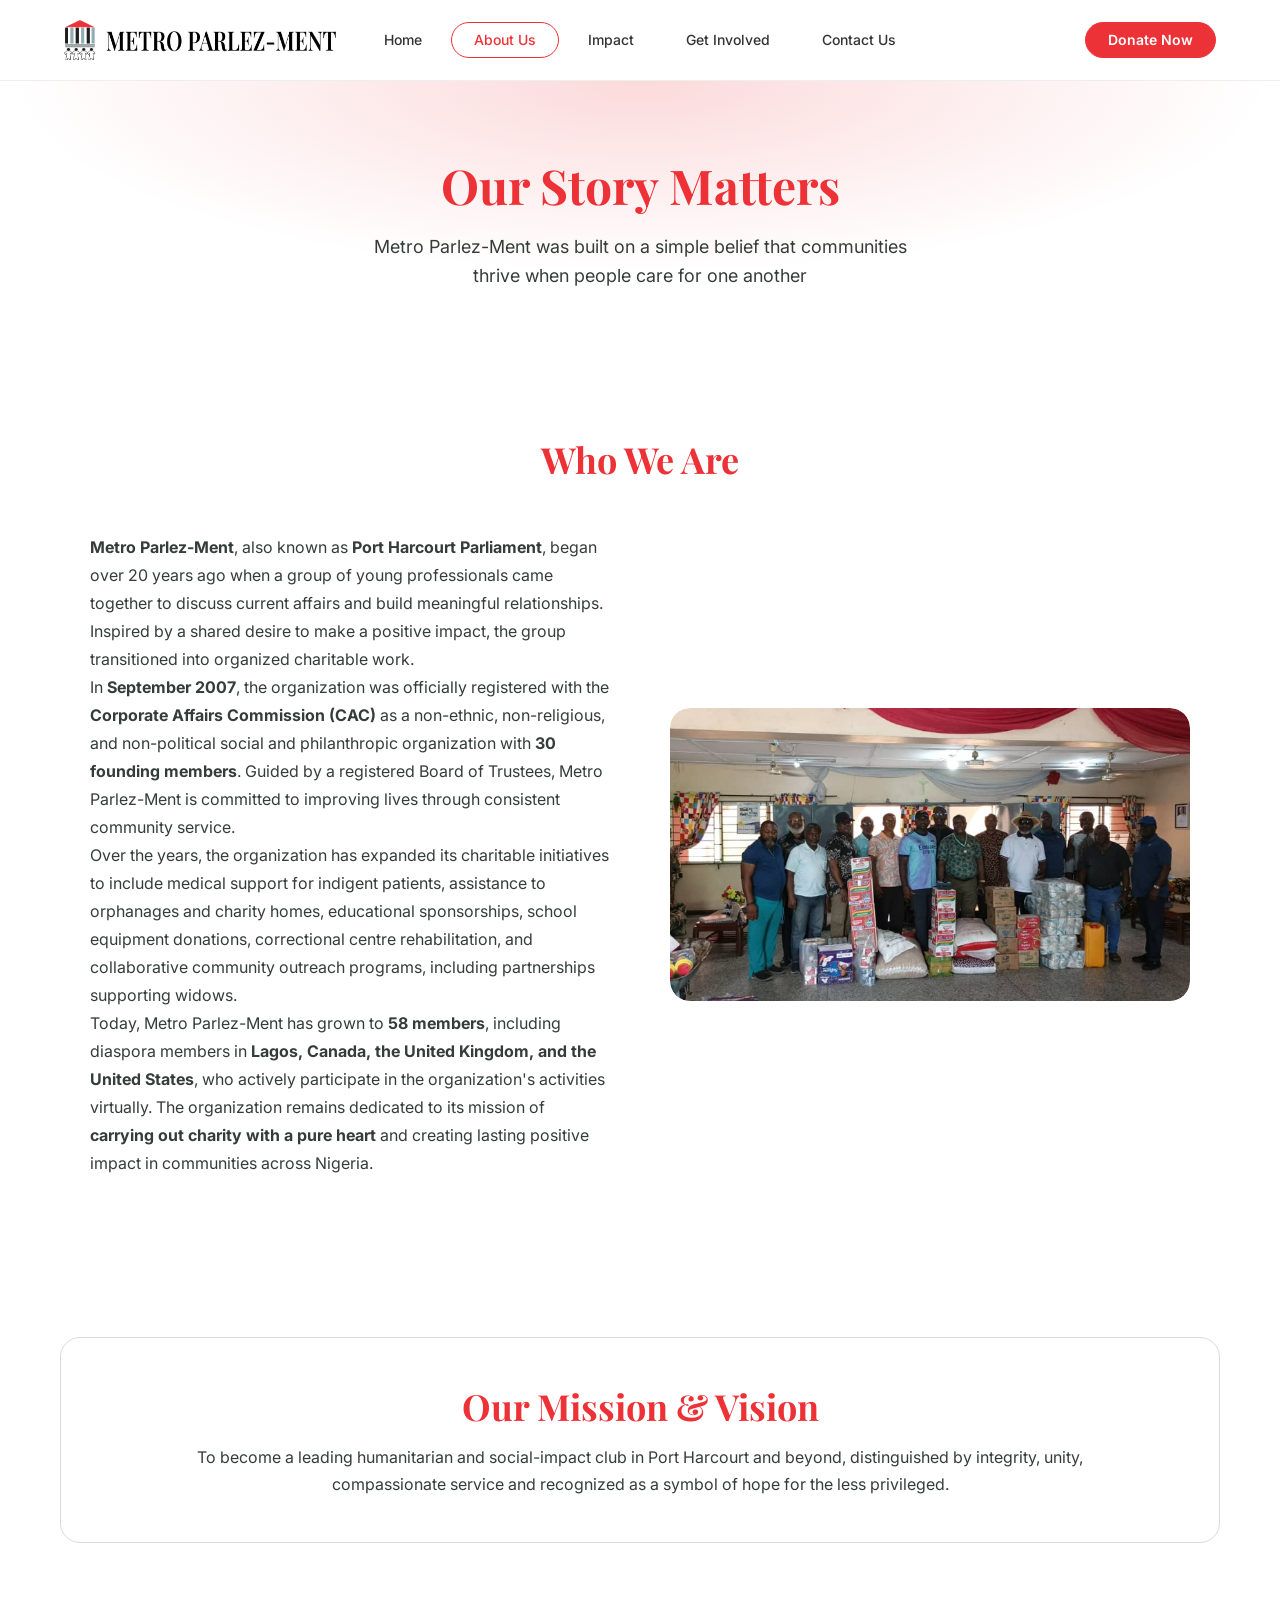
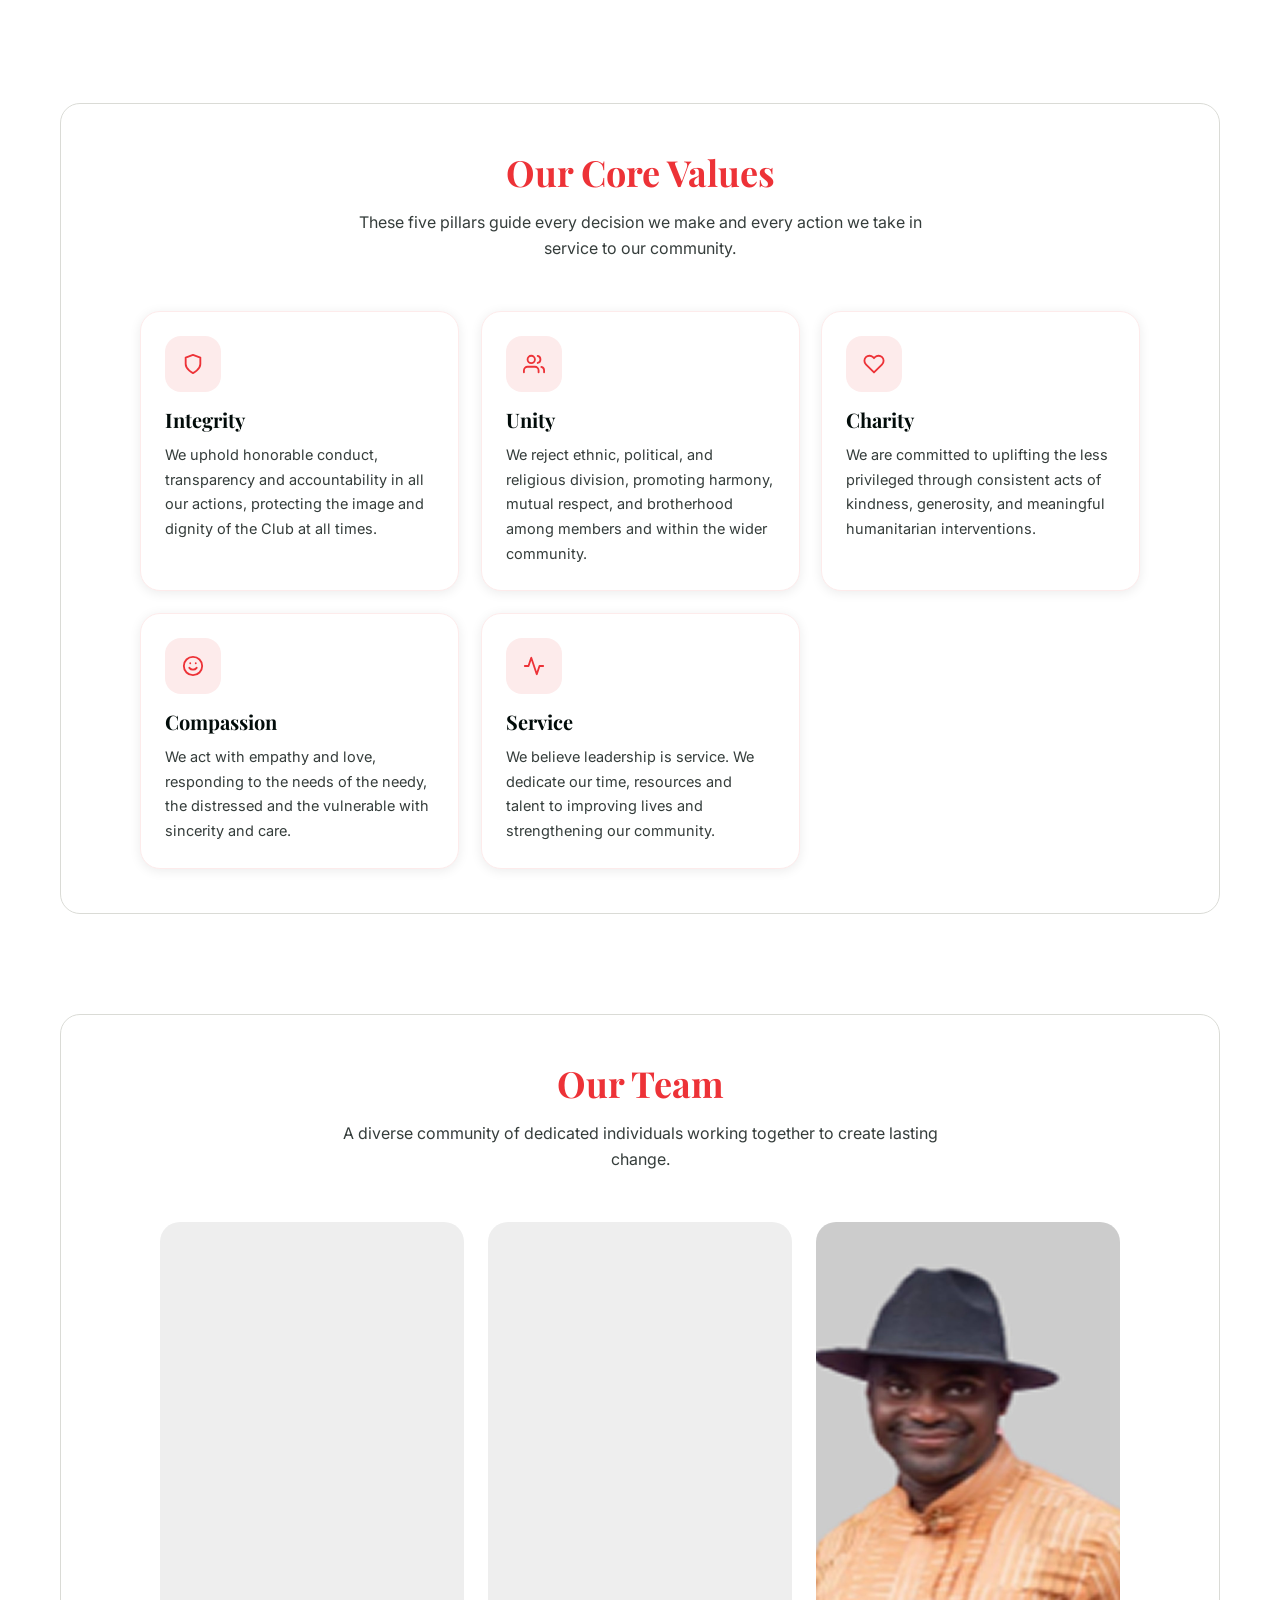
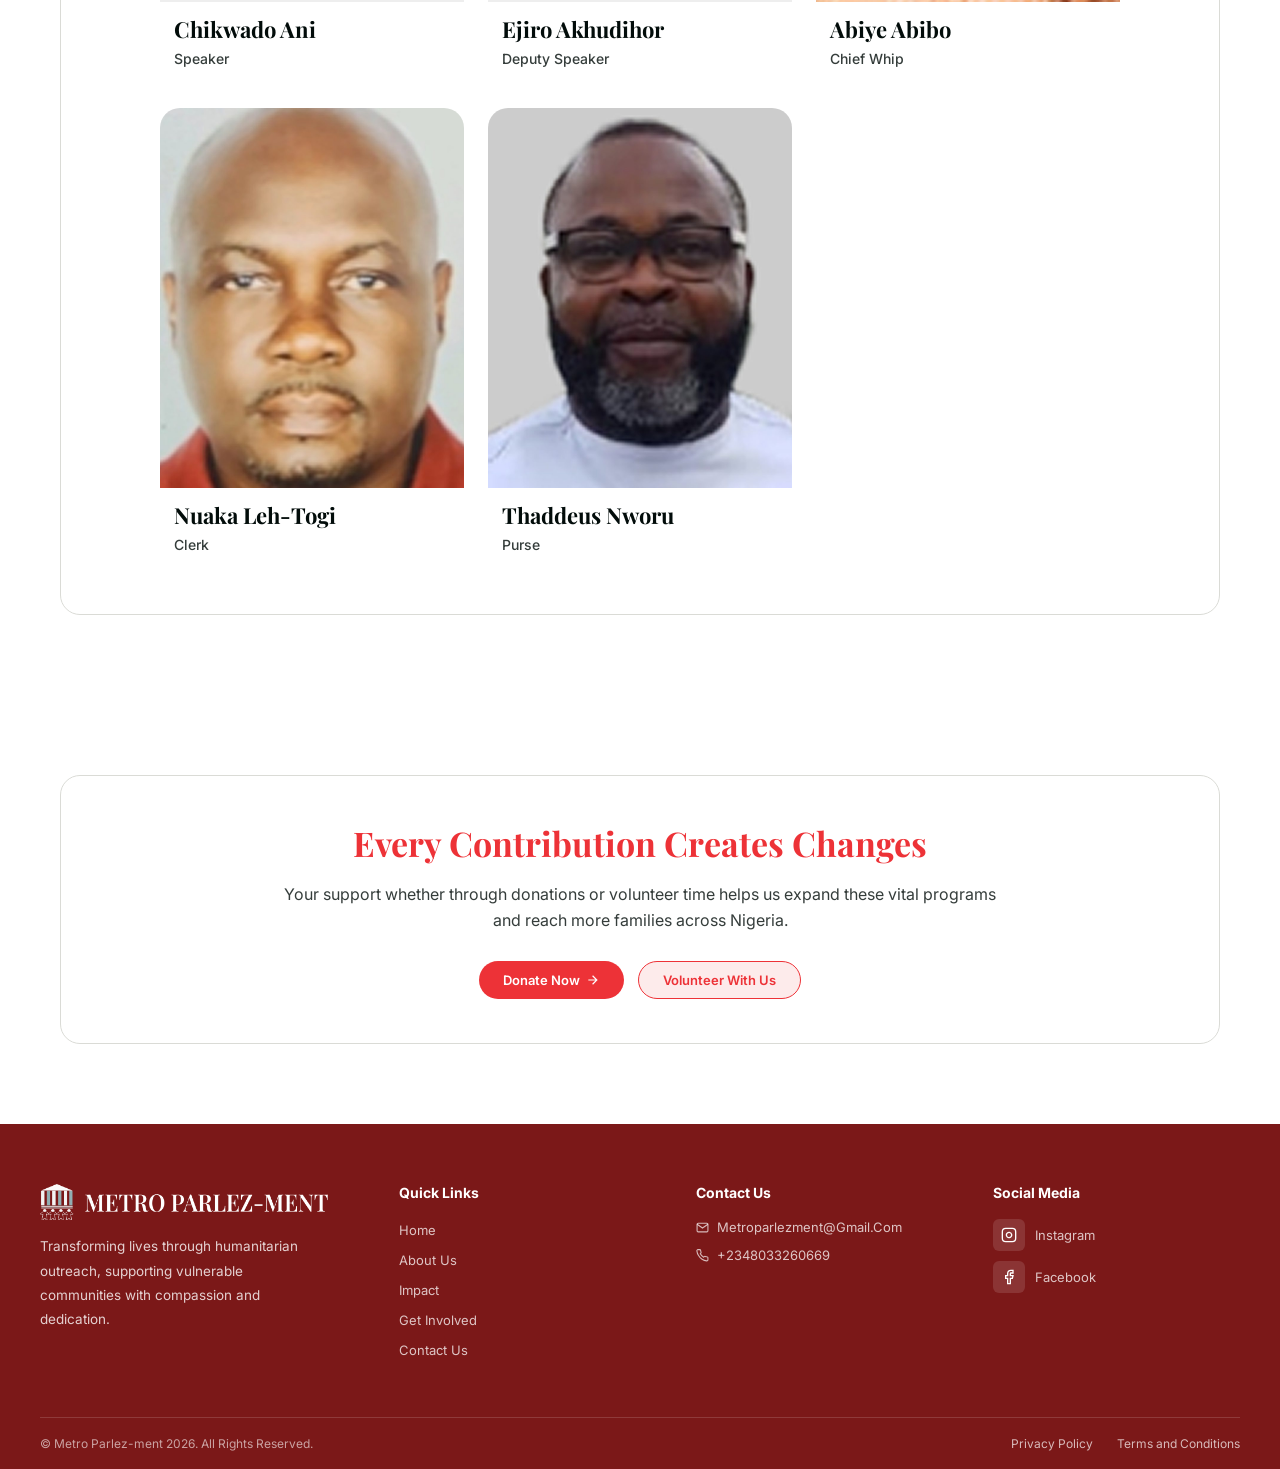
<file: about.html>
<!doctype html>
<html lang="en">
  <head>
    <meta charset="UTF-8" />
    <meta name="viewport" content="width=device-width, initial-scale=1.0" />
    <meta
      name="description"
      content="Learn about Metro Parlez-Ment, our mission, values, and community-driven impact supporting vulnerable communities in Port Harcourt, Nigeria."
    />
    <meta
      name="keywords"
      content="about Metro Parlez-Ment, charity mission, Port Harcourt NGO, community outreach, humanitarian organization Nigeria"
    />
    <meta name="robots" content="index, follow" />
    <meta name="theme-color" content="#ed3237" />
    <meta property="og:type" content="website" />
    <meta
      property="og:title"
      content="About Metro Parlez-Ment | Charity Mission in Port Harcourt"
    />
    <meta
      property="og:description"
      content="Discover the story, mission and impact of Metro Parlez-Ment, a community-driven humanitarian organization in Port Harcourt, Nigeria."
    />
    <meta property="og:image" content="Asset/Footer Logo.png" />
    <meta property="og:site_name" content="Metro Parlez-Ment" />
    <meta name="twitter:card" content="summary_large_image" />
    <meta name="twitter:title" content="About Metro Parlez-Ment" />
    <meta
      name="twitter:description"
      content="Learn about our mission, values, and the community impact of Metro Parlez-Ment."
    />
    <meta name="twitter:image" content="Asset/Footer Logo.png" />
    <link rel="icon" type="image/png" href="Asset/Footer Logo.png" />
    <title>About Us — Metro Parlez-Ment | Mission & Values</title>
    <link rel="preconnect" href="https://fonts.googleapis.com" />
    <link rel="preconnect" href="https://fonts.gstatic.com" crossorigin />
    <link
      href="https://fonts.googleapis.com/css2?family=Inter:wght@400;500;600;700;800&family=Playfair+Display:wght@600;700;800;900&display=swap"
      rel="stylesheet"
    />
    <style>
      *,
      *::before,
      *::after {
        box-sizing: border-box;
        margin: 0;
        padding: 0;
      }

      :root {
        --red: #ed3237;
        --red-dark: #be2929;
        --footer-bg: #7b1818;
        --text-dark: #1a1a1a;
        --text-muted: #555;
        --bg-light: #f5f4f0;
        --red-50: #fdebeb;
        --border: #dadbd6;
        --text-secondary: #353d3b;
        --card-shadow: 0 2px 12px rgba(0, 0, 0, 0.08);
        --radius: 8px;
      }

      body {
        font-family: "Inter", sans-serif;
        color: var(--text-dark);
        background: #fff;
      }
      h1,
      h2 {
        font-family: "Playfair Display", Georgia, serif;
        color: #020c0a;
      }
      a {
        text-decoration: none;
        color: inherit;
      }
      ul {
        list-style: none;
      }
      img {
        display: block;
        max-width: 100%;
      }

      .nav-logo {
        display: flex;
        align-items: center;
        gap: 12px;
        font-weight: 800;
        font-size: 13px;
        letter-spacing: 0.5px;
        text-transform: uppercase;
        color: #1a1a1a;
        white-space: nowrap;
        flex-shrink: 0;
      }

      .nav-logo img {
        height: 36px;
        width: auto;
        flex-shrink: 0;
      }

      /* ── BUTTONS ── */
      .btn {
        display: inline-flex;
        align-items: center;
        gap: 6px;
        padding: 10px 24px;
        border-radius: 24px;
        font-size: 13px;
        font-weight: 600;
        cursor: pointer;
        transition: all 0.2s;
        border: none;
      }
      .btn-primary {
        background: var(--red);
        color: #fff;
      }
      .btn-primary:hover {
        background: var(--red-dark);
      }
      .btn-outline {
        background: transparent;
        color: var(--text-dark);
        border: 1.5px solid #ccc;
      }
      .btn-outline:hover {
        border-color: #999;
      }
      .btn-volunteer {
        background: var(--red-50);
        color: var(--red);
        border: 1.5px solid var(--red);
      }
      .btn-volunteer:hover {
        background: #fbdada;
      }

      /* ── SECTION PANEL (bordered card container) ── */
      .panel {
        max-width: 1200px;
        margin: 0 auto;
        border: 1px solid var(--border);
        border-radius: 20px;
        padding: 44px 40px;
      }

      /* ── PAGE HERO ── */
      .page-hero {
        background: radial-gradient(
          ellipse 70% 100% at 50% 0%,
          rgba(237, 50, 55, 0.18),
          rgba(255, 255, 255, 0) 70%
        );
        text-align: center;
        padding: 72px 60px 64px;
      }

      .page-hero h1 {
        font-size: 48px;
        font-weight: 700;
        color: var(--red);
        margin-bottom: 16px;
      }

      .page-hero p {
        font-size: 18px;
        color: var(--text-secondary);
        max-width: 560px;
        margin: 0 auto;
        line-height: 1.6;
      }

      /* ── SHARED SECTION ── */
      section {
        padding: 80px 60px;
      }

      .section-header {
        text-align: center;
        margin-bottom: 50px;
      }
      .section-header h2 {
        font-size: 36px;
        font-weight: 700;
        color: var(--red);
        margin-bottom: 14px;
      }
      .section-header p {
        font-size: 16px;
        color: var(--text-secondary);
        max-width: 620px;
        margin: 0 auto;
        line-height: 1.6;
      }

      /* ── WHO WE ARE ── */
      .who-we-are {
        background: #fff;
        padding: 80px 60px;
      }

      .who-grid {
        display: grid;
        grid-template-columns: 1fr 1fr;
        gap: 60px;
        align-items: center;
        max-width: 1100px;
        margin: 0 auto;
      }

      .who-text p {
        font-size: 16px;
        color: var(--text-secondary);
        line-height: 1.75;
      }

      .who-image {
        border-radius: 20px;
        overflow: hidden;
        position: relative;
      }

      .who-image-inner {
        width: 100%;
        height: auto;
        aspect-ratio: 16/9;
        max-height: 420px;
        background: #eee;
        border-radius: 20px;
        overflow: hidden;
      }

      .who-image-inner img {
        width: 100%;
        height: 100%;
        object-fit: cover;
      }

      /* ── MISSION & VISION ── */
      .mission {
        background: #fff;
        text-align: center;
      }

      .mission .section-header {
        margin-bottom: 0;
      }

      .mission-box {
        max-width: 900px;
        margin: 12px auto 0;
      }

      .mission-box p {
        font-size: 16px;
        color: var(--text-secondary);
        line-height: 1.7;
      }

      /* ── CORE VALUES ── */
      .core-values {
        background: #fff;
      }

      .values-grid {
        display: grid;
        grid-template-columns: repeat(3, 1fr);
        gap: 22px;
        max-width: 1000px;
        margin: 0 auto;
      }

      /* last row: 2 cards centered */
      .values-grid .value-card:nth-child(4) {
        grid-column: 1;
      }
      .values-grid .value-card:nth-child(5) {
        grid-column: 2;
      }

      .value-card {
        background: #fff;
        border: 1px solid var(--red-50);
        border-radius: 16px;
        padding: 24px;
        box-shadow: var(--card-shadow);
      }

      .value-icon {
        width: 56px;
        height: 56px;
        background: var(--red-50);
        border-radius: 16px;
        display: flex;
        align-items: center;
        justify-content: center;
        margin-bottom: 14px;
      }

      .value-card h3 {
        font-family: "Playfair Display", Georgia, serif;
        font-size: 20px;
        font-weight: 700;
        color: #020c0a;
        margin-bottom: 10px;
      }

      .value-card p {
        font-size: 14.5px;
        color: var(--text-secondary);
        line-height: 1.7;
      }

      /* ── OUR TEAM ── */
      .our-team {
        background: #fff;
        padding-top: 20px;
      }

      .team-grid {
        display: grid;
        grid-template-columns: repeat(3, 1fr);
        gap: 24px;
        max-width: 960px;
        margin: 0 auto;
      }

      .team-grid-row2 {
        display: grid;
        grid-template-columns: repeat(3, 1fr);
        gap: 24px;
        max-width: 960px;
        margin: 24px auto 0;
      }

      .team-card {
        background: #fff;
        border-radius: 20px;
        overflow: hidden;
        text-align: left;
      }

      .team-photo {
        width: 100%;
        aspect-ratio: 4 / 5;
        overflow: hidden;
        background: #eee;
      }

      .team-photo img {
        width: 100%;
        height: 100%;
        object-fit: cover;
      }

      .team-details {
        padding: 12px 14px 16px;
      }

      .team-card h3 {
        font-family: "Playfair Display", Georgia, serif;
        font-size: 22px;
        font-weight: 700;
        color: #020c0a;
        margin-bottom: 4px;
      }

      .team-card span {
        font-size: 14px;
        font-weight: 500;
        color: var(--text-secondary);
      }

      /* ── CTA SECTION ── */
      .cta-section {
        background: #fff;
        text-align: center;
      }

      .cta-section h2 {
        font-size: 34px;
        font-weight: 700;
        color: var(--red);
        margin-bottom: 16px;
        max-width: 700px;
        margin-left: auto;
        margin-right: auto;
      }

      .cta-section p {
        font-size: 16px;
        color: var(--text-secondary);
        max-width: 720px;
        margin: 0 auto 28px;
        line-height: 1.6;
      }

      .cta-actions {
        display: flex;
        gap: 14px;
        justify-content: center;
      }

      /* ── FOOTER ── */
      footer {
        background: var(--footer-bg);
        color: #fff;
        padding: 60px 40px 0;
      }

      .footer-grid {
        display: grid;
        grid-template-columns: 1.5fr 1.2fr 1.2fr 1.2fr;
        gap: 50px;
        padding-bottom: 48px;
        max-width: 1320px;
        margin: 0 auto;
      }

      .footer-brand {
        padding-right: 20px;
      }

      .footer-brand .nav-logo {
        color: #fff;
        margin-bottom: 16px;
        font-size: 14px;
      }

      .footer-brand .nav-logo img {
        height: 36px;
        width: auto;
      }

      .footer-brand p {
        font-size: 13.5px;
        color: rgba(255, 255, 255, 0.8);
        line-height: 1.8;
        max-width: 280px;
      }

      .footer-col h4 {
        font-size: 14px;
        font-weight: 700;
        margin-bottom: 18px;
        color: #fff;
      }

      .footer-col ul li {
        margin-bottom: 10px;
      }

      .footer-col ul li a {
        font-size: 13px;
        color: rgba(255, 255, 255, 0.75);
        transition: color 0.2s;
      }
      .footer-col ul li a:hover {
        color: #fff;
      }

      .footer-contact-item {
        display: flex;
        align-items: flex-start;
        gap: 8px;
        margin-bottom: 12px;
        font-size: 13px;
        color: rgba(255, 255, 255, 0.75);
      }
      .footer-contact-item svg {
        margin-top: 2px;
        flex-shrink: 0;
      }

      .social-links {
        display: flex;
        flex-direction: column;
        gap: 10px;
      }

      .social-link {
        display: flex;
        align-items: center;
        gap: 10px;
        font-size: 13px;
        color: rgba(255, 255, 255, 0.75);
        transition: color 0.2s;
      }
      .social-link:hover {
        color: #fff;
      }

      .social-icon {
        width: 32px;
        height: 32px;
        border-radius: 6px;
        background: rgba(255, 255, 255, 0.12);
        display: flex;
        align-items: center;
        justify-content: center;
      }

      .footer-bottom {
        border-top: 1px solid rgba(255, 255, 255, 0.15);
        padding: 18px 0;
        display: flex;
        align-items: center;
        justify-content: space-between;
      }
      .footer-bottom p {
        font-size: 12px;
        color: rgba(255, 255, 255, 0.6);
      }

      .footer-bottom-links {
        display: flex;
        gap: 24px;
      }
      .footer-bottom-links a {
        font-size: 12px;
        color: rgba(255, 255, 255, 0.7);
      }
      .footer-bottom-links a:hover {
        color: #fff;
      }

      /* ════════════════════════════════════════
         RESPONSIVE — TABLET (769px – 1024px)
      ════════════════════════════════════════ */
      @media (min-width: 769px) and (max-width: 1024px) {
        section {
          padding: 60px 30px;
        }
        .who-we-are {
          padding: 60px 30px;
        }
        .panel {
          padding: 32px 24px;
        }
        footer {
          padding: 50px 30px 0;
        }

        .page-hero {
          padding: 52px 30px 44px;
        }
        .page-hero h1 {
          font-size: 36px;
        }

        .who-grid {
          gap: 36px;
          max-width: 100%;
        }
        .values-grid {
          grid-template-columns: repeat(2, 1fr);
          max-width: 100%;
        }
        .values-grid .value-card:nth-child(4),
        .values-grid .value-card:nth-child(5) {
          grid-column: auto;
        }
        .team-grid {
          max-width: 100%;
        }
        .footer-grid {
          grid-template-columns: 1fr 1fr;
          gap: 28px;
        }
      }

      /* ════════════════════════════════════════
         RESPONSIVE — MOBILE (≤ 768px)
      ════════════════════════════════════════ */
      @media (max-width: 768px) {
        .page-hero {
          padding: 40px 16px 32px;
        }
        .page-hero h1 {
          font-size: 28px;
        }
        .page-hero p {
          font-size: 14px;
        }

        section {
          padding: 50px 16px;
        }
        .who-we-are {
          padding: 50px 16px;
        }
        .panel {
          padding: 26px 16px;
        }

        .who-grid {
          grid-template-columns: 1fr;
          gap: 24px;
          max-width: 100%;
        }
        .who-grid .who-image {
          order: -1;
        }

        .values-grid {
          grid-template-columns: 1fr;
          max-width: 100%;
        }
        .values-grid .value-card:nth-child(4),
        .values-grid .value-card:nth-child(5) {
          grid-column: auto;
        }

        .team-grid {
          grid-template-columns: repeat(2, 1fr);
          max-width: 100%;
        }
        .team-grid-row2 {
          grid-template-columns: repeat(2, 1fr);
          max-width: 100%;
        }

        .cta-actions {
          flex-direction: column;
          align-items: center;
        }

        footer {
          padding: 40px 16px 0;
        }
        .footer-grid {
          grid-template-columns: 1fr;
          gap: 28px;
        }
        .footer-bottom {
          flex-direction: column;
          gap: 8px;
          text-align: center;
          padding: 16px 0;
        }
      }
    </style>
    <link rel="stylesheet" href="nav.css" />
    <script src="nav.js" defer></script>
  </head>
  <body>
    <!-- PAGE HERO -->
    <div class="page-hero">
      <h1>Our Story Matters</h1>
      <p>
        Metro Parlez-Ment was built on a simple belief that communities thrive
        when people care for one another
      </p>
    </div>

    <!-- WHO WE ARE -->
    <section class="who-we-are">
      <div class="section-header">
        <h2>Who We Are</h2>
      </div>
      <div class="who-grid">
        <div class="who-text">
          <p>
            <strong>Metro Parlez-Ment</strong>, also known as
            <strong>Port Harcourt Parliament</strong>, began over 20 years ago
            when a group of young professionals came together to discuss current
            affairs and build meaningful relationships. Inspired by a shared
            desire to make a positive impact, the group transitioned into
            organized charitable work.
          </p>
          <p>
            In <strong>September 2007</strong>, the organization was officially
            registered with the
            <strong>Corporate Affairs Commission (CAC)</strong> as a non-ethnic,
            non-religious, and non-political social and philanthropic
            organization with <strong>30 founding members</strong>. Guided by a
            registered Board of Trustees, Metro Parlez-Ment is committed to
            improving lives through consistent community service.
          </p>
          <p>
            Over the years, the organization has expanded its charitable
            initiatives to include medical support for indigent patients,
            assistance to orphanages and charity homes, educational
            sponsorships, school equipment donations, correctional centre
            rehabilitation, and collaborative community outreach programs,
            including partnerships supporting widows.
          </p>
          <p>
            Today, Metro Parlez-Ment has grown to <strong>58 members</strong>,
            including diaspora members in
            <strong
              >Lagos, Canada, the United Kingdom, and the United States</strong
            >, who actively participate in the organization's activities
            virtually. The organization remains dedicated to its mission of
            <strong>carrying out charity with a pure heart</strong> and creating
            lasting positive impact in communities across Nigeria.
          </p>
        </div>
        <div class="who-image">
          <div class="who-image-inner">
            <img
              loading="lazy"
              decoding="async"
              src="Asset/About-us-image/Who-we-are-image.jpg"
              alt="Metro Parlez-Ment Team"
            />
          </div>
        </div>
      </div>
    </section>

    <!-- MISSION & VISION -->
    <section class="mission">
      <div class="panel">
        <div class="section-header">
          <h2>Our Mission &amp; Vision</h2>
        </div>
        <div class="mission-box">
          <p>
            To become a leading humanitarian and social-impact club in Port
            Harcourt and beyond, distinguished by integrity, unity,
            compassionate service and recognized as a symbol of hope for the
            less privileged.
          </p>
        </div>
      </div>
    </section>

    <!-- CORE VALUES -->
    <section class="core-values">
      <div class="panel">
        <div class="section-header">
          <h2>Our Core Values</h2>
          <p>
            These five pillars guide every decision we make and every action we
            take in service to our community.
          </p>
        </div>
        <div class="values-grid">
          <div class="value-card">
            <div class="value-icon">
              <svg
                width="22"
                height="22"
                viewBox="0 0 24 24"
                fill="none"
                stroke="#ED3237"
                stroke-width="2"
                stroke-linecap="round"
                stroke-linejoin="round"
              >
                <path d="M12 22s8-4 8-10V5l-8-3-8 3v7c0 6 8 10 8 10z" />
              </svg>
            </div>
            <h3>Integrity</h3>
            <p>
              We uphold honorable conduct, transparency and accountability in
              all our actions, protecting the image and dignity of the Club at
              all times.
            </p>
          </div>

          <div class="value-card">
            <div class="value-icon">
              <svg
                width="22"
                height="22"
                viewBox="0 0 24 24"
                fill="none"
                stroke="#ED3237"
                stroke-width="2"
                stroke-linecap="round"
                stroke-linejoin="round"
              >
                <path d="M17 21v-2a4 4 0 0 0-4-4H5a4 4 0 0 0-4 4v2" />
                <circle cx="9" cy="7" r="4" />
                <path d="M23 21v-2a4 4 0 0 0-3-3.87" />
                <path d="M16 3.13a4 4 0 0 1 0 7.75" />
              </svg>
            </div>
            <h3>Unity</h3>
            <p>
              We reject ethnic, political, and religious division, promoting
              harmony, mutual respect, and brotherhood among members and within
              the wider community.
            </p>
          </div>

          <div class="value-card">
            <div class="value-icon">
              <svg
                width="22"
                height="22"
                viewBox="0 0 24 24"
                fill="none"
                stroke="#ED3237"
                stroke-width="2"
                stroke-linecap="round"
                stroke-linejoin="round"
              >
                <path
                  d="M20.84 4.61a5.5 5.5 0 0 0-7.78 0L12 5.67l-1.06-1.06a5.5 5.5 0 0 0-7.78 7.78l1.06 1.06L12 21.23l7.78-7.78 1.06-1.06a5.5 5.5 0 0 0 0-7.78z"
                />
              </svg>
            </div>
            <h3>Charity</h3>
            <p>
              We are committed to uplifting the less privileged through
              consistent acts of kindness, generosity, and meaningful
              humanitarian interventions.
            </p>
          </div>

          <div class="value-card">
            <div class="value-icon">
              <svg
                width="22"
                height="22"
                viewBox="0 0 24 24"
                fill="none"
                stroke="#ED3237"
                stroke-width="2"
                stroke-linecap="round"
                stroke-linejoin="round"
              >
                <circle cx="12" cy="12" r="10" />
                <path d="M8 14s1.5 2 4 2 4-2 4-2" />
                <line x1="9" y1="9" x2="9.01" y2="9" />
                <line x1="15" y1="9" x2="15.01" y2="9" />
              </svg>
            </div>
            <h3>Compassion</h3>
            <p>
              We act with empathy and love, responding to the needs of the
              needy, the distressed and the vulnerable with sincerity and care.
            </p>
          </div>

          <div class="value-card">
            <div class="value-icon">
              <svg
                width="22"
                height="22"
                viewBox="0 0 24 24"
                fill="none"
                stroke="#ED3237"
                stroke-width="2"
                stroke-linecap="round"
                stroke-linejoin="round"
              >
                <polyline points="22 12 18 12 15 21 9 3 6 12 2 12" />
              </svg>
            </div>
            <h3>Service</h3>
            <p>
              We believe leadership is service. We dedicate our time, resources
              and talent to improving lives and strengthening our community.
            </p>
          </div>
        </div>
      </div>
    </section>

    <!-- OUR TEAM -->
    <section class="our-team">
      <div class="panel">
        <div class="section-header">
          <h2>Our Team</h2>
          <p>
            A diverse community of dedicated individuals working together to
            create lasting change.
          </p>
        </div>

        <div class="team-grid">
          <div class="team-card">
            <div class="team-photo">
              <img
                loading="lazy"
                decoding="async"
                src="Asset/About-us-image/Chikwado.jpg"
                alt="Chikwado Ani"
              />
            </div>
            <div class="team-details">
              <h3>Chikwado Ani</h3>
              <span>Speaker</span>
            </div>
          </div>

          <div class="team-card">
            <div class="team-photo">
              <img
                loading="lazy"
                decoding="async"
                src="Asset/About-us-image/Ejiro.jpg"
                alt="Ejiro Akhudihor"
              />
            </div>
            <div class="team-details">
              <h3>Ejiro Akhudihor</h3>
              <span>Deputy Speaker</span>
            </div>
          </div>

          <div class="team-card">
            <div class="team-photo">
              <img
                loading="lazy"
                decoding="async"
                src="Asset/About-us-image/Abiye.jpg"
                alt="Abiye Abibo"
              />
            </div>
            <div class="team-details">
              <h3>Abiye Abibo</h3>
              <span>Chief Whip</span>
            </div>
          </div>
        </div>

        <div class="team-grid-row2">
          <div class="team-card">
            <div class="team-photo">
              <img
                loading="lazy"
                decoding="async"
                src="Asset/About-us-image/Nuaka.jpg"
                alt="Nuaka Leh-Togi"
              />
            </div>
            <div class="team-details">
              <h3>Nuaka Leh-Togi</h3>
              <span>Clerk</span>
            </div>
          </div>

          <div class="team-card">
            <div class="team-photo">
              <img
                loading="lazy"
                decoding="async"
                src="Asset/About-us-image/Thaddeus.jpg"
                alt="Thaddeus Nworu"
              />
            </div>
            <div class="team-details">
              <h3>Thaddeus Nworu</h3>
              <span>Purse</span>
            </div>
          </div>
        </div>
      </div>
    </section>

    <!-- CTA -->
    <section class="cta-section">
      <div class="panel">
        <h2>Every Contribution Creates Changes</h2>
        <p>
          Your support whether through donations or volunteer time helps us
          expand these vital programs and reach more families across Nigeria.
        </p>
        <div class="cta-actions">
          <a href="donate.html" class="btn btn-primary"
            >Donate Now
            <svg
              class="icon-arrow"
              width="14"
              height="14"
              viewBox="0 -960 960 960"
              fill="currentColor"
              xmlns="http://www.w3.org/2000/svg"
            >
              <path
                d="M647-440H160v-80h487L423-744l57-56 320 320-320 320-57-56 224-224Z"
              /></svg
          ></a>
          <a href="get-involved.html" class="btn btn-volunteer"
            >Volunteer With Us</a
          >
        </div>
      </div>
    </section>

    <!-- FOOTER -->
    <footer>
      <div class="footer-grid">
        <div class="footer-brand">
          <div class="nav-logo" style="color: #fff; margin-bottom: 14px">
            <img
              src="Asset/Footer Logo.png"
              alt="Metro Parlez-Ment"
              style="height: 36px; width: auto"
            />
          </div>
          <p>
            Transforming lives through humanitarian outreach, supporting
            vulnerable communities with compassion and dedication.
          </p>
        </div>

        <div class="footer-col">
          <h4>Quick Links</h4>
          <ul>
            <li><a href="index.html">Home</a></li>
            <li><a href="about.html">About Us</a></li>
            <li><a href="impact.html">Impact</a></li>
            <li><a href="index.html#involved">Get Involved</a></li>
            <li><a href="index.html#contact">Contact Us</a></li>
          </ul>
        </div>

        <div class="footer-col">
          <h4>Contact Us</h4>
          <div class="footer-contact-item">
            <svg
              width="13"
              height="13"
              viewBox="0 0 24 24"
              fill="none"
              stroke="rgba(255,255,255,0.7)"
              stroke-width="2"
            >
              <path
                d="M4 4h16c1.1 0 2 .9 2 2v12c0 1.1-.9 2-2 2H4c-1.1 0-2-.9-2-2V6c0-1.1.9-2 2-2z"
              />
              <polyline points="22,6 12,13 2,6" />
            </svg>
            Metroparlezment@Gmail.Com
          </div>
          <div class="footer-contact-item">
            <svg
              width="13"
              height="13"
              viewBox="0 0 24 24"
              fill="none"
              stroke="rgba(255,255,255,0.7)"
              stroke-width="2"
            >
              <path
                d="M22 16.92v3a2 2 0 0 1-2.18 2 19.79 19.79 0 0 1-8.63-3.07A19.5 19.5 0 0 1 4.69 12 19.79 19.79 0 0 1 1.62 3.38 2 2 0 0 1 3.6 1.18h3a2 2 0 0 1 2 1.72c.127.96.361 1.903.7 2.81a2 2 0 0 1-.45 2.11L7.91 8.77a16 16 0 0 0 6.29 6.29l.95-.95a2 2 0 0 1 2.11-.45c.907.339 1.85.573 2.81.7A2 2 0 0 1 22 16.92z"
              />
            </svg>
            +2348033260669
          </div>
        </div>

        <div class="footer-col">
          <h4>Social Media</h4>
          <div class="social-links">
            <a href="#" class="social-link">
              <div class="social-icon">
                <svg
                  width="16"
                  height="16"
                  viewBox="0 0 24 24"
                  fill="none"
                  stroke="#fff"
                  stroke-width="2"
                >
                  <rect x="2" y="2" width="20" height="20" rx="5" ry="5" />
                  <path d="M16 11.37A4 4 0 1 1 12.63 8 4 4 0 0 1 16 11.37z" />
                  <line x1="17.5" y1="6.5" x2="17.51" y2="6.5" />
                </svg>
              </div>
              Instagram
            </a>
            <a
              href="https://www.facebook.com/share/g/1DK2ty9PqH/"
              class="social-link"
              target="_blank"
              rel="noopener"
            >
              <div class="social-icon">
                <svg
                  width="16"
                  height="16"
                  viewBox="0 0 24 24"
                  fill="none"
                  stroke="#fff"
                  stroke-width="2"
                >
                  <path
                    d="M18 2h-3a5 5 0 0 0-5 5v3H7v4h3v8h4v-8h3l1-4h-4V7a1 1 0 0 1 1-1h3z"
                  />
                </svg>
              </div>
              Facebook
            </a>
          </div>
        </div>
      </div>

      <div class="footer-bottom">
        <p>&copy; Metro Parlez-ment 2026. All Rights Reserved.</p>
        <div class="footer-bottom-links">
          <a href="#">Privacy Policy</a>
          <a href="#">Terms and Conditions</a>
        </div>
      </div>
    </footer>
  </body>
</html>
</file>
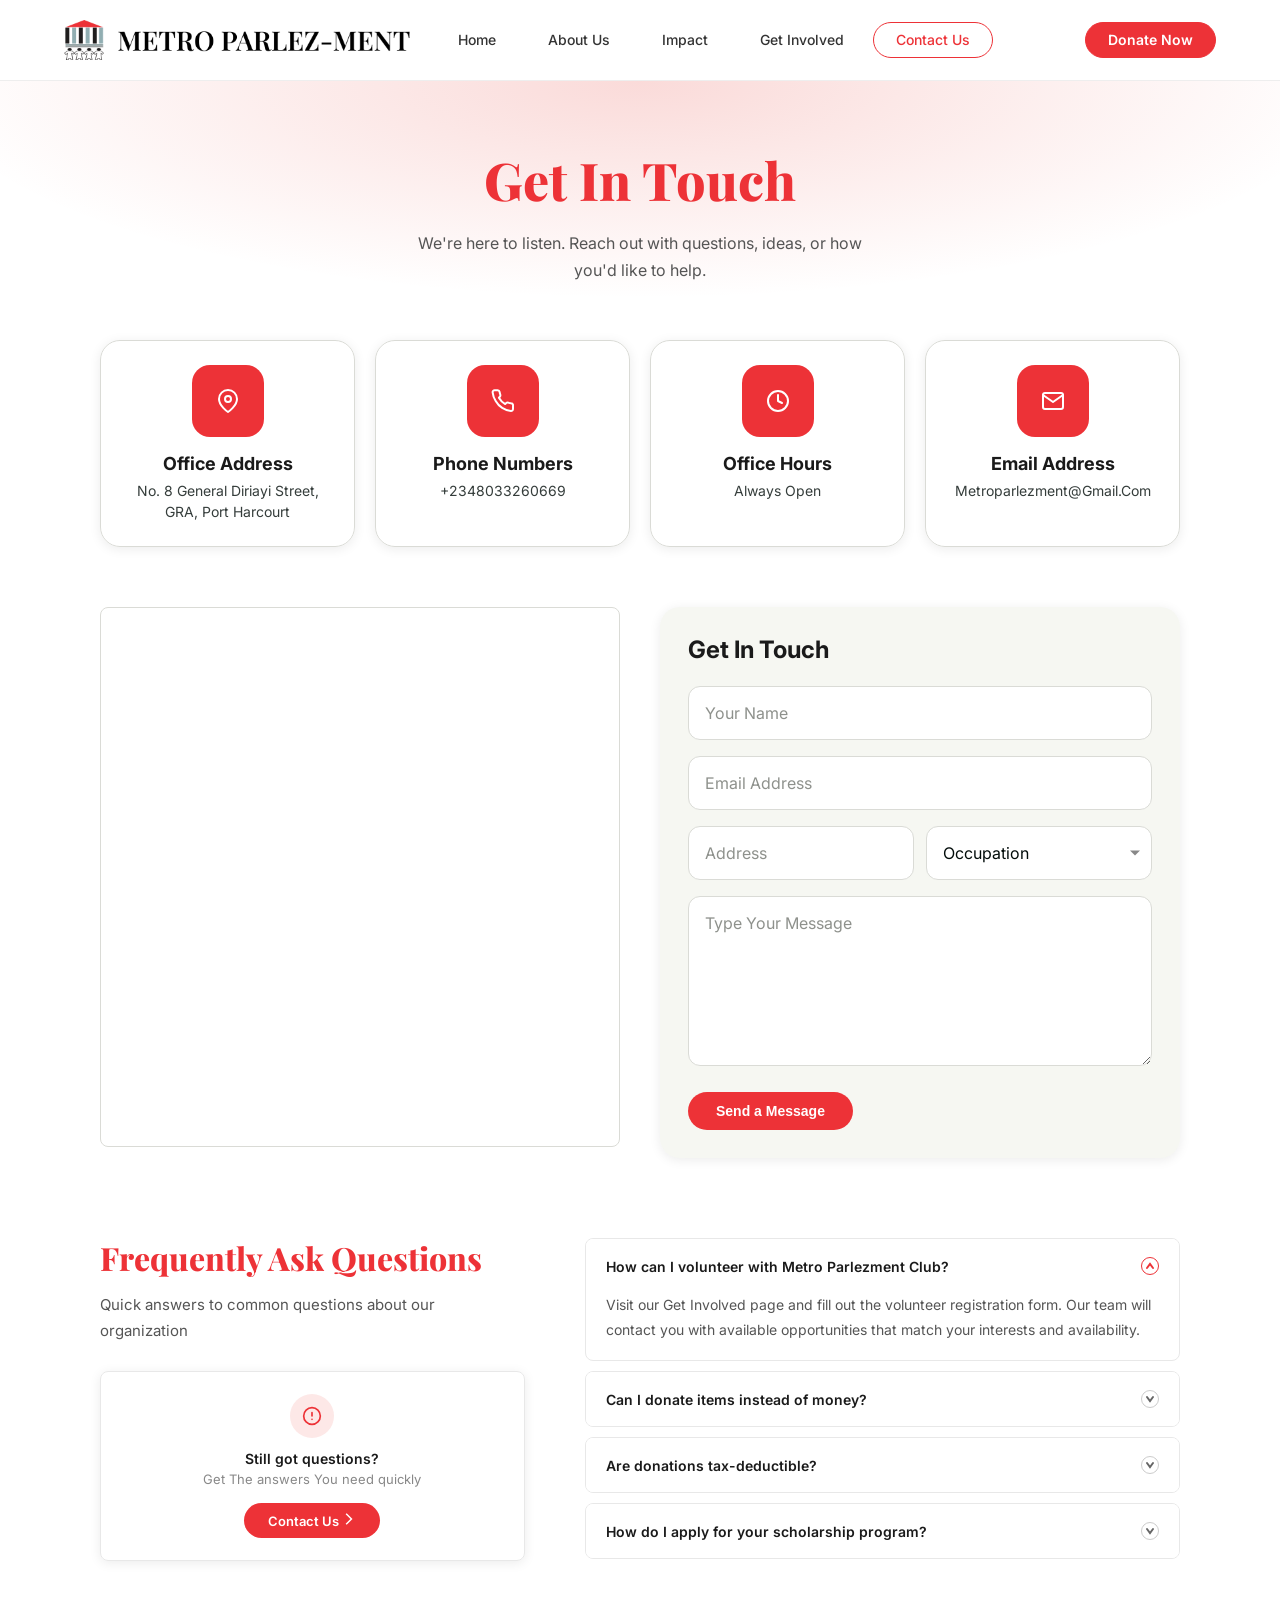
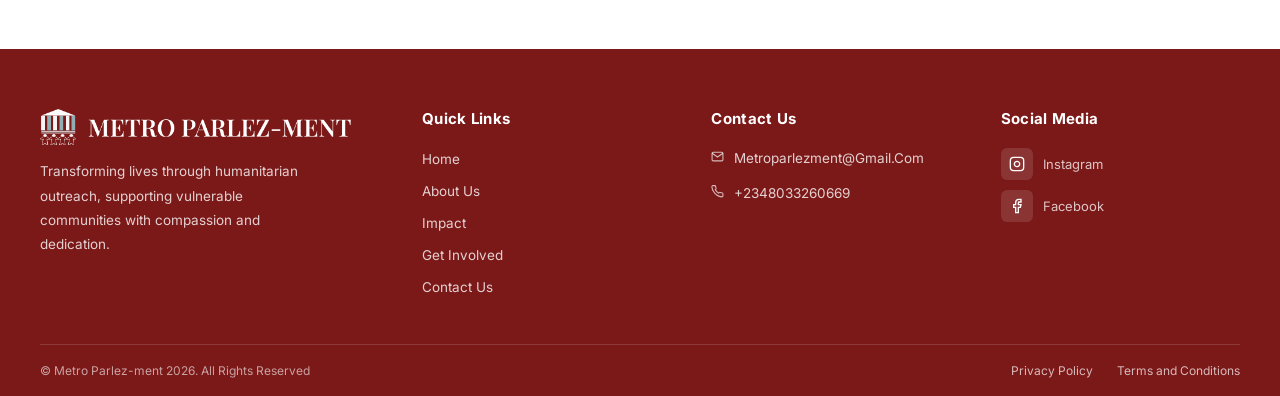
<file: contact.html>
<!doctype html>
<html lang="en">
  <head>
    <meta charset="UTF-8" />
    <meta name="viewport" content="width=device-width, initial-scale=1.0" />
    <meta
      name="description"
      content="Contact Metro Parlez-Ment to volunteer, partner, donate, or learn more about our outreach programs and community support work in Port Harcourt, Nigeria."
    />
    <meta
      name="keywords"
      content="contact Metro Parlez-Ment, Port Harcourt charity contact, donate to outreach, volunteer Nigeria, community support"
    />
    <meta name="robots" content="index, follow" />
    <meta name="theme-color" content="#ed3237" />
    <meta property="og:type" content="website" />
    <meta property="og:title" content="Contact Metro Parlez-Ment" />
    <meta
      property="og:description"
      content="Get in touch with Metro Parlez-Ment to learn more about our outreach, collaboration, and support opportunities."
    />
    <meta property="og:image" content="Asset/Footer Logo.png" />
    <meta property="og:site_name" content="Metro Parlez-Ment" />
    <meta name="twitter:card" content="summary_large_image" />
    <meta name="twitter:title" content="Contact Metro Parlez-Ment" />
    <meta
      name="twitter:description"
      content="Reach out to Metro Parlez-Ment to support our mission or partner with our community outreach work."
    />
    <meta name="twitter:image" content="Asset/Footer Logo.png" />
    <link rel="icon" type="image/png" href="Asset/Footer Logo.png" />
    <title>Contact Us — Metro Parlez-Ment | Reach Out</title>
    <link rel="preconnect" href="https://fonts.googleapis.com" />
    <link rel="preconnect" href="https://fonts.gstatic.com" crossorigin />
    <link
      href="https://fonts.googleapis.com/css2?family=Inter:wght@400;500;600;700;800&family=Playfair+Display:wght@600;700;800;900&display=swap"
      rel="stylesheet"
    />
    <style>
      *,
      *::before,
      *::after {
        box-sizing: border-box;
        margin: 0;
        padding: 0;
      }
      :root {
        --red: #ed3237;
        --red-dark: #be2929;
        --footer-bg: #7b1818;
        --radius: 8px;
        --shadow: 0 2px 12px rgba(0, 0, 0, 0.08);
      }
      body {
        font-family: "Inter", sans-serif;
        color: #1a1a1a;
        background: #fff;
      }
      h1,
      h2 {
        font-family: "Playfair Display", Georgia, serif;
        color: #020c0a;
      }
      a {
        text-decoration: none;
        color: inherit;
      }
      ul {
        list-style: none;
      }

      .nav-logo {
        display: flex;
        align-items: center;
        gap: 8px;
        font-weight: 800;
        font-size: 13px;
        letter-spacing: 0.5px;
        text-transform: uppercase;
      }

      /* ── HERO ── */
      .hero {
        position: relative;
        text-align: center;
        padding: 64px 60px 56px;
        overflow: hidden;
      }
      .hero::before {
        content: "";
        position: absolute;
        inset: 0;
        background: radial-gradient(
          ellipse 80% 120% at 50% 0%,
          rgba(229, 53, 45, 0.18) 0%,
          rgba(255, 255, 255, 0) 70%
        );
        pointer-events: none;
      }
      .hero h1,
      .hero p {
        opacity: 0;
        transform: translateY(18px);
        animation: hero-text-enter 1.2s ease-out forwards;
      }
      .hero h1 {
        font-size: 52px;
        font-weight: 800;
        color: var(--red);
        margin-bottom: 16px;
        position: relative;
        animation-delay: 0.18s;
      }
      .hero p {
        font-size: 16px;
        color: #555;
        line-height: 1.7;
        max-width: 480px;
        margin: 0 auto;
        position: relative;
        animation-delay: 0.38s;
      }

      @keyframes hero-text-enter {
        to {
          opacity: 1;
          transform: translateY(0);
        }
      }

      /* ── CONTACT INFO CARDS ── */
      .info-cards {
        display: grid;
        grid-template-columns: repeat(4, 1fr);
        gap: 20px;
        padding: 0 60px 60px;
        max-width: 1200px;
        margin: 0 auto;
      }
      .info-card {
        border: 1px solid #dadbd6;
        border-radius: 20px;
        padding: 24px 18px;
        box-shadow: var(--shadow);
        display: flex;
        flex-direction: column;
        align-items: center;
        text-align: center;
        gap: 16px;
      }
      .info-icon {
        width: 72px;
        height: 72px;
        background: var(--red);
        border-radius: 18px;
        display: flex;
        align-items: center;
        justify-content: center;
        flex-shrink: 0;
      }
      .info-card h4 {
        font-size: 18px;
        font-weight: 700;
        margin-bottom: 6px;
      }
      .info-card p {
        font-size: 14px;
        color: #353d3b;
        line-height: 1.5;
      }

      /* ── MAP + FORM ── */
      .map-form {
        display: grid;
        grid-template-columns: 1fr 1fr;
        gap: 40px;
        padding: 0 60px 80px;
        max-width: 1200px;
        margin: 0 auto;
        align-items: start;
      }

      .map-container {
        border-radius: var(--radius);
        overflow: hidden;
        border: 1px solid #dadbd6;
        height: 540px;
      }
      .map-container iframe {
        width: 100%;
        height: 100%;
        border: 0;
      }

      .contact-form-card {
        background: #f6f7f2;
        border-radius: 20px;
        padding: 28px;
        box-shadow: var(--shadow);
      }
      .contact-form-card h3 {
        font-size: 24px;
        font-weight: 700;
        margin-bottom: 22px;
      }

      .form-group {
        margin-bottom: 16px;
      }
      .form-row {
        display: grid;
        grid-template-columns: 1fr 1fr;
        gap: 12px;
        margin-bottom: 16px;
      }

      input[type="text"],
      input[type="email"],
      select,
      textarea {
        width: 100%;
        padding: 16px;
        border: 1px solid #dadbd6;
        border-radius: 12px;
        font-family: "Inter", sans-serif;
        font-size: 16px;
        color: #020c0a;
        background: #fff;
        outline: none;
        transition: border-color 0.2s;
        -webkit-appearance: none;
        appearance: none;
      }
      input::placeholder,
      textarea::placeholder {
        color: #8e918c;
      }
      input:focus,
      select:focus,
      textarea:focus {
        border-color: var(--red);
      }

      .select-wrap {
        position: relative;
      }
      .select-wrap select {
        cursor: pointer;
        padding-right: 36px;
      }
      .select-wrap::after {
        content: "";
        position: absolute;
        right: 12px;
        top: 50%;
        transform: translateY(-50%);
        width: 0;
        height: 0;
        border-left: 5px solid transparent;
        border-right: 5px solid transparent;
        border-top: 5px solid #888;
        pointer-events: none;
      }
      textarea {
        resize: vertical;
        min-height: 170px;
      }

      .btn-submit {
        display: inline-block;
        padding: 11px 28px;
        background: var(--red);
        color: #fff;
        border: none;
        border-radius: 24px;
        font-size: 14px;
        font-weight: 600;
        cursor: pointer;
        margin-top: 6px;
        transition: background 0.2s;
      }
      .btn-submit:hover {
        background: var(--red-dark);
      }

      /* ── FAQ ── */
      .faq-section {
        background: #fff;
        padding: 70px 60px 80px;
        display: grid;
        grid-template-columns: 1fr 1.4fr;
        gap: 60px;
        max-width: 1200px;
        margin: 0 auto;
        align-items: start;
      }

      .faq-left h2 {
        font-size: 32px;
        font-weight: 800;
        color: var(--red);
        margin-bottom: 14px;
        line-height: 1.25;
      }
      .faq-left > p {
        font-size: 15px;
        color: #555;
        line-height: 1.7;
        margin-bottom: 28px;
      }

      .still-box {
        border: 1px solid #e8e8e8;
        border-radius: var(--radius);
        padding: 22px 20px;
        box-shadow: var(--shadow);
        text-align: center;
      }
      .still-icon {
        width: 44px;
        height: 44px;
        background: #fde8e7;
        border-radius: 50%;
        display: flex;
        align-items: center;
        justify-content: center;
        margin: 0 auto 12px;
      }
      .still-box p {
        font-size: 14px;
        font-weight: 600;
        margin-bottom: 4px;
      }
      .still-box span {
        font-size: 13px;
        color: #888;
        display: block;
        margin-bottom: 16px;
      }
      .btn-contact-us {
        display: inline-block;
        padding: 9px 24px;
        background: var(--red);
        color: #fff;
        border-radius: 24px;
        font-size: 13px;
        font-weight: 600;
        transition: background 0.2s;
      }
      .btn-contact-us:hover {
        background: var(--red-dark);
      }

      /* Accordion */
      .faq-list {
        display: flex;
        flex-direction: column;
        gap: 0;
      }

      .faq-item {
        border: 1px solid #e8e8e8;
        border-radius: var(--radius);
        margin-bottom: 10px;
        overflow: hidden;
      }

      .faq-question {
        width: 100%;
        display: flex;
        align-items: center;
        justify-content: space-between;
        padding: 18px 20px;
        background: #fff;
        border: none;
        cursor: pointer;
        font-family: "Inter", sans-serif;
        font-size: 14px;
        font-weight: 600;
        color: #1a1a1a;
        text-align: left;
        transition: background 0.15s;
      }
      .faq-question:hover {
        background: #fafafa;
      }
      .faq-question.open {
        background: #fff;
      }

      .faq-chevron {
        flex-shrink: 0;
        width: 18px;
        height: 18px;
        border-radius: 50%;
        border: 1.5px solid #ccc;
        display: flex;
        align-items: center;
        justify-content: center;
        transition:
          transform 0.25s,
          border-color 0.2s;
      }
      .faq-question.open .faq-chevron {
        transform: rotate(180deg);
        border-color: var(--red);
      }
      .faq-chevron svg {
        display: block;
      }

      .faq-answer {
        max-height: 0;
        overflow: hidden;
        transition:
          max-height 0.3s ease,
          padding 0.2s;
        padding: 0 20px;
        font-size: 14px;
        color: #555;
        line-height: 1.75;
      }
      .faq-answer.open {
        max-height: 500px;
        padding: 0 20px 18px;
      }

      /* ── FOOTER ── */
      footer {
        background: var(--footer-bg);
        color: #fff;
        padding: 60px 40px 0;
      }
      .footer-grid {
        display: grid;
        grid-template-columns: 1.5fr 1.2fr 1.2fr 1.2fr;
        gap: 50px;
        padding-bottom: 48px;
        max-width: 1320px;
        margin: 0 auto;
      }
      .footer-brand {
        padding-right: 20px;
      }
      .footer-brand .nav-logo {
        color: #fff;
        margin-bottom: 16px;
        font-size: 14px;
      }
      .footer-brand .nav-logo img {
        height: 36px;
        width: auto;
      }
      .footer-brand p {
        font-size: 13.5px;
        color: rgba(255, 255, 255, 0.8);
        line-height: 1.8;
        max-width: 280px;
      }
      .footer-col {
        display: flex;
        flex-direction: column;
      }
      .footer-col h4 {
        font-size: 15px;
        font-weight: 700;
        margin-bottom: 20px;
        letter-spacing: 0.3px;
      }
      .footer-col ul {
        display: flex;
        flex-direction: column;
        gap: 12px;
      }
      .footer-col ul li {
        margin-bottom: 0;
      }
      .footer-col ul li a {
        font-size: 13.5px;
        color: rgba(255, 255, 255, 0.8);
        transition: color 0.2s;
      }
      .footer-col ul li a:hover {
        color: #fff;
      }
      .footer-contact-item {
        display: flex;
        align-items: flex-start;
        gap: 10px;
        margin-bottom: 14px;
        font-size: 13.5px;
        color: rgba(255, 255, 255, 0.8);
        line-height: 1.5;
      }
      .footer-contact-item svg {
        margin-top: 2px;
        flex-shrink: 0;
      }
      .social-links {
        display: flex;
        flex-direction: column;
        gap: 10px;
      }
      .social-link {
        display: flex;
        align-items: center;
        gap: 10px;
        font-size: 13px;
        color: rgba(255, 255, 255, 0.75);
        transition: color 0.2s;
      }
      .social-link:hover {
        color: #fff;
      }
      .social-icon {
        width: 32px;
        height: 32px;
        border-radius: 6px;
        background: rgba(255, 255, 255, 0.12);
        display: flex;
        align-items: center;
        justify-content: center;
      }
      .footer-bottom {
        border-top: 1px solid rgba(255, 255, 255, 0.15);
        padding: 18px 0;
        display: flex;
        align-items: center;
        justify-content: space-between;
      }
      .footer-bottom p {
        font-size: 12px;
        color: rgba(255, 255, 255, 0.6);
      }
      .footer-bottom-links {
        display: flex;
        gap: 24px;
      }
      .footer-bottom-links a {
        font-size: 12px;
        color: rgba(255, 255, 255, 0.7);
      }
      .footer-bottom-links a:hover {
        color: #fff;
      }
      /* ── TABLET (769px – 1024px) ── */
      @media (min-width: 769px) and (max-width: 1024px) {
        .hero {
          padding: 52px 30px 44px;
        }
        .hero h1 {
          font-size: 42px;
        }
        .info-cards {
          grid-template-columns: repeat(2, 1fr);
          padding: 0 30px 50px;
        }
        .map-form {
          padding: 0 30px 60px;
          gap: 28px;
        }
        .faq-section {
          padding: 60px 30px 70px;
          gap: 36px;
        }
        footer {
          padding: 50px 30px 0;
        }
        .footer-grid {
          grid-template-columns: 1fr 1fr;
          gap: 28px;
        }
      }

      /* ── MOBILE (≤ 768px) — stacks all large grids ── */
      @media (max-width: 768px) {
        .hero {
          padding: 40px 16px 32px;
        }
        .hero h1 {
          font-size: 32px;
        }
        .hero p {
          font-size: 14px;
        }
        .map-form,
        .faq-section,
        .info-cards {
          grid-template-columns: 1fr !important;
          padding: 0 16px 30px !important;
          gap: 20px !important;
        }
        .map-container {
          height: auto;
          min-height: 260px;
        }
        .faq-left h2 {
          font-size: 26px;
        }
        footer {
          padding: 40px 16px 0;
        }
        .footer-grid {
          grid-template-columns: 1fr;
          gap: 28px;
        }
        .footer-bottom {
          flex-direction: column;
          gap: 8px;
          text-align: center;
          padding: 16px 0;
        }
      }
    </style>
    <link rel="stylesheet" href="nav.css" />
    <script src="nav.js" defer></script>
  </head>
  <body>
    <!-- HERO -->
    <div class="hero">
      <h1>Get In Touch</h1>
      <p>
        We're here to listen. Reach out with questions, ideas, or how you'd like
        to help.
      </p>
    </div>

    <!-- INFO CARDS -->
    <div class="info-cards">
      <div class="info-card">
        <div class="info-icon">
          <svg
            width="24"
            height="24"
            viewBox="0 0 24 24"
            fill="none"
            stroke="#fff"
            stroke-width="2"
            stroke-linecap="round"
            stroke-linejoin="round"
          >
            <path d="M21 10c0 7-9 13-9 13s-9-6-9-13a9 9 0 0 1 18 0z" />
            <circle cx="12" cy="10" r="3" />
          </svg>
        </div>
        <div>
          <h4>Office Address</h4>
          <p>No. 8 General Diriayi Street, GRA, Port Harcourt</p>
        </div>
      </div>

      <div class="info-card">
        <div class="info-icon">
          <svg
            width="24"
            height="24"
            viewBox="0 0 24 24"
            fill="none"
            stroke="#fff"
            stroke-width="2"
            stroke-linecap="round"
            stroke-linejoin="round"
          >
            <path
              d="M22 16.92v3a2 2 0 0 1-2.18 2 19.79 19.79 0 0 1-8.63-3.07A19.5 19.5 0 0 1 4.69 12 19.79 19.79 0 0 1 1.62 3.38 2 2 0 0 1 3.6 1.18h3a2 2 0 0 1 2 1.72c.127.96.361 1.903.7 2.81a2 2 0 0 1-.45 2.11L7.91 8.77a16 16 0 0 0 6.29 6.29l.95-.95a2 2 0 0 1 2.11-.45c.907.339 1.85.573 2.81.7A2 2 0 0 1 22 16.92z"
            />
          </svg>
        </div>
        <div>
          <h4>Phone Numbers</h4>
          <p>+2348033260669</p>
        </div>
      </div>

      <div class="info-card">
        <div class="info-icon">
          <svg
            width="24"
            height="24"
            viewBox="0 0 24 24"
            fill="none"
            stroke="#fff"
            stroke-width="2"
            stroke-linecap="round"
            stroke-linejoin="round"
          >
            <circle cx="12" cy="12" r="10" />
            <polyline points="12 6 12 12 16 14" />
          </svg>
        </div>
        <div>
          <h4>Office Hours</h4>
          <p>Always Open</p>
        </div>
      </div>

      <div class="info-card">
        <div class="info-icon">
          <svg
            width="24"
            height="24"
            viewBox="0 0 24 24"
            fill="none"
            stroke="#fff"
            stroke-width="2"
            stroke-linecap="round"
            stroke-linejoin="round"
          >
            <path
              d="M4 4h16c1.1 0 2 .9 2 2v12c0 1.1-.9 2-2 2H4c-1.1 0-2-.9-2-2V6c0-1.1.9-2 2-2z"
            />
            <polyline points="22,6 12,13 2,6" />
          </svg>
        </div>
        <div>
          <h4>Email Address</h4>
          <p>Metroparlezment@Gmail.Com</p>
        </div>
      </div>
    </div>

    <!-- MAP + FORM -->
    <div class="map-form">
      <div class="map-container">
        <iframe
          src="https://www.google.com/maps/embed?pb=!1m18!1m12!1m3!1d126091.17884999538!2d6.966139!3d4.8241915!2m3!1f0!2f0!3f0!3m2!1i1024!2i768!4f13.1!3m3!1m2!1s0x1069cda0e5b3f4d3%3A0x53ebc6d7d9b5c7d0!2sPort%20Harcourt%2C%20Rivers%20State%2C%20Nigeria!5e0!3m2!1sen!2sng!4v1700000000000"
          allowfullscreen=""
          loading="lazy"
          referrerpolicy="no-referrer-when-downgrade"
        >
        </iframe>
      </div>

      <div class="contact-form-card">
        <h3>Get In Touch</h3>
        <div class="form-group">
          <input type="text" placeholder="Your Name" />
        </div>
        <div class="form-group">
          <input type="email" placeholder="Email Address" />
        </div>
        <div class="form-row">
          <input type="text" placeholder="Address" />
          <div class="select-wrap">
            <select>
              <option value="" disabled selected>Occupation</option>
              <option>Student</option>
              <option>Professional</option>
              <option>Business Owner</option>
              <option>Retired</option>
              <option>Other</option>
            </select>
          </div>
        </div>
        <div class="form-group">
          <textarea placeholder="Type Your Message"></textarea>
        </div>
        <button class="btn-submit" id="contactSubmit">Send a Message</button>
      </div>
    </div>

    <!-- FAQ -->
    <div style="padding: 0 60px 80px; max-width: 1200px; margin: 0 auto">
      <div class="faq-section" style="padding: 0; max-width: 100%">
        <div class="faq-left">
          <h2>Frequently Ask Questions</h2>
          <p>Quick answers to common questions about our organization</p>
          <div class="still-box">
            <div class="still-icon">
              <svg
                width="20"
                height="20"
                viewBox="0 0 24 24"
                fill="none"
                stroke="#ED3237"
                stroke-width="2"
                stroke-linecap="round"
              >
                <circle cx="12" cy="12" r="10" />
                <line x1="12" y1="8" x2="12" y2="12" />
                <line x1="12" y1="16" x2="12.01" y2="16" />
              </svg>
            </div>
            <p>Still got questions?</p>
            <span>Get The answers You need quickly</span>
            <a href="mailto:Metroparlezment@Gmail.Com" class="btn-contact-us"
              >Contact Us
              <svg
                class="icon-arrow"
                width="14"
                height="14"
                viewBox="0 -960 960 960"
                fill="currentColor"
                xmlns="http://www.w3.org/2000/svg"
              >
                <path
                  d="m321-80-71-71 329-329-329-329 71-71 400 400L321-80Z"
                /></svg
            ></a>
          </div>
        </div>

        <div class="faq-list">
          <div class="faq-item">
            <button class="faq-question open" data-target="faq1">
              How can I volunteer with Metro Parlezment Club?
              <span class="faq-chevron">
                <svg
                  width="10"
                  height="10"
                  viewBox="0 0 10 10"
                  fill="none"
                  stroke="#ED3237"
                  stroke-width="2"
                  stroke-linecap="round"
                >
                  <polyline points="2,3 5,7 8,3" />
                </svg>
              </span>
            </button>
            <div class="faq-answer open" id="faq1">
              Visit our Get Involved page and fill out the volunteer
              registration form. Our team will contact you with available
              opportunities that match your interests and availability.
            </div>
          </div>

          <div class="faq-item">
            <button class="faq-question" data-target="faq2">
              Can I donate items instead of money?
              <span class="faq-chevron">
                <svg
                  width="10"
                  height="10"
                  viewBox="0 0 10 10"
                  fill="none"
                  stroke="#666"
                  stroke-width="2"
                  stroke-linecap="round"
                >
                  <polyline points="2,3 5,7 8,3" />
                </svg>
              </span>
            </button>
            <div class="faq-answer" id="faq2">
              Yes! We accept donations of foodstuff, clothing, educational
              materials, medical supplies, and other essential items. Contact us
              to arrange a drop-off or delivery.
            </div>
          </div>

          <div class="faq-item">
            <button class="faq-question" data-target="faq3">
              Are donations tax-deductible?
              <span class="faq-chevron">
                <svg
                  width="10"
                  height="10"
                  viewBox="0 0 10 10"
                  fill="none"
                  stroke="#666"
                  stroke-width="2"
                  stroke-linecap="round"
                >
                  <polyline points="2,3 5,7 8,3" />
                </svg>
              </span>
            </button>
            <div class="faq-answer" id="faq3">
              Metro Parlez-ment is a registered non-profit organization. Please
              consult with your tax advisor or contact us for documentation that
              may support your tax filings.
            </div>
          </div>

          <div class="faq-item">
            <button class="faq-question" data-target="faq4">
              How do I apply for your scholarship program?
              <span class="faq-chevron">
                <svg
                  width="10"
                  height="10"
                  viewBox="0 0 10 10"
                  fill="none"
                  stroke="#666"
                  stroke-width="2"
                  stroke-linecap="round"
                >
                  <polyline points="2,3 5,7 8,3" />
                </svg>
              </span>
            </button>
            <div class="faq-answer" id="faq4">
              Scholarship applications are reviewed periodically. Send an email
              to Metroparlezment@Gmail.Com with the subject "Scholarship
              Application" along with your details and academic information.
            </div>
          </div>
        </div>
      </div>
    </div>

    <!-- FOOTER -->
    <footer>
      <div class="footer-grid">
        <div class="footer-brand">
          <div class="nav-logo" style="color: #fff; margin-bottom: 14px">
            <img
              src="Asset/Footer Logo.png"
              alt="Metro Parlez-Ment"
              style="height: 36px; width: auto"
            />
          </div>
          <p>
            Transforming lives through humanitarian outreach, supporting
            vulnerable communities with compassion and dedication.
          </p>
        </div>
        <div class="footer-col">
          <h4>Quick Links</h4>
          <ul>
            <li><a href="index.html">Home</a></li>
            <li><a href="about.html">About Us</a></li>
            <li><a href="impact.html">Impact</a></li>
            <li><a href="get-involved.html">Get Involved</a></li>
            <li><a href="contact.html">Contact Us</a></li>
          </ul>
        </div>
        <div class="footer-col">
          <h4>Contact Us</h4>
          <div class="footer-contact-item">
            <svg
              width="13"
              height="13"
              viewBox="0 0 24 24"
              fill="none"
              stroke="rgba(255,255,255,0.7)"
              stroke-width="2"
            >
              <path
                d="M4 4h16c1.1 0 2 .9 2 2v12c0 1.1-.9 2-2 2H4c-1.1 0-2-.9-2-2V6c0-1.1.9-2 2-2z"
              />
              <polyline points="22,6 12,13 2,6" />
            </svg>
            Metroparlezment@Gmail.Com
          </div>
          <div class="footer-contact-item">
            <svg
              width="13"
              height="13"
              viewBox="0 0 24 24"
              fill="none"
              stroke="rgba(255,255,255,0.7)"
              stroke-width="2"
            >
              <path
                d="M22 16.92v3a2 2 0 0 1-2.18 2 19.79 19.79 0 0 1-8.63-3.07A19.5 19.5 0 0 1 4.69 12 19.79 19.79 0 0 1 1.62 3.38 2 2 0 0 1 3.6 1.18h3a2 2 0 0 1 2 1.72c.127.96.361 1.903.7 2.81a2 2 0 0 1-.45 2.11L7.91 8.77a16 16 0 0 0 6.29 6.29l.95-.95a2 2 0 0 1 2.11-.45c.907.339 1.85.573 2.81.7A2 2 0 0 1 22 16.92z"
              />
            </svg>
            +2348033260669
          </div>
        </div>
        <div class="footer-col">
          <h4>Social Media</h4>
          <div class="social-links">
            <a href="#" class="social-link">
              <div class="social-icon">
                <svg
                  width="16"
                  height="16"
                  viewBox="0 0 24 24"
                  fill="none"
                  stroke="#fff"
                  stroke-width="2"
                >
                  <rect x="2" y="2" width="20" height="20" rx="5" />
                  <path d="M16 11.37A4 4 0 1 1 12.63 8 4 4 0 0 1 16 11.37z" />
                  <line x1="17.5" y1="6.5" x2="17.51" y2="6.5" />
                </svg>
              </div>
              Instagram
            </a>
            <a
              href="https://www.facebook.com/share/g/1DK2ty9PqH/"
              class="social-link"
              target="_blank"
              rel="noopener"
            >
              <div class="social-icon">
                <svg
                  width="16"
                  height="16"
                  viewBox="0 0 24 24"
                  fill="none"
                  stroke="#fff"
                  stroke-width="2"
                >
                  <path
                    d="M18 2h-3a5 5 0 0 0-5 5v3H7v4h3v8h4v-8h3l1-4h-4V7a1 1 0 0 1 1-1h3z"
                  />
                </svg>
              </div>
              Facebook
            </a>
          </div>
        </div>
      </div>
      <div class="footer-bottom">
        <p>&copy; Metro Parlez-ment 2026. All Rights Reserved</p>
        <div class="footer-bottom-links">
          <a href="#">Privacy Policy</a>
          <a href="#">Terms and Conditions</a>
        </div>
      </div>
    </footer>

    <script>
      // FAQ accordion
      document.querySelectorAll(".faq-question").forEach((btn) => {
        btn.addEventListener("click", () => {
          const answer = document.getElementById(btn.dataset.target);
          const isOpen = btn.classList.contains("open");

          // close all
          document.querySelectorAll(".faq-question").forEach((b) => {
            b.classList.remove("open");
            const svg = b.querySelector(".faq-chevron svg polyline");
            if (svg) svg.setAttribute("stroke", "#666");
          });
          document
            .querySelectorAll(".faq-answer")
            .forEach((a) => a.classList.remove("open"));

          // open clicked if it was closed
          if (!isOpen) {
            btn.classList.add("open");
            answer.classList.add("open");
            const svg = btn.querySelector(".faq-chevron svg polyline");
            if (svg) svg.setAttribute("stroke", "#ED3237");
          }
        });
      });

      // Contact form submit -> opens a pre-filled Gmail compose
      document
        .getElementById("contactSubmit")
        .addEventListener("click", function (e) {
          e.preventDefault();
          const card = this.closest(".contact-form-card");
          const nameEl = card.querySelector('input[placeholder="Your Name"]');
          const emailEl = card.querySelector(
            'input[placeholder="Email Address"]',
          );
          const addressEl = card.querySelector('input[placeholder="Address"]');
          const occupationEl = card.querySelector("select");
          const messageEl = card.querySelector(
            'textarea[placeholder="Type Your Message"]',
          );
          const inputs = [nameEl, emailEl, addressEl, occupationEl, messageEl];

          let valid = true;
          inputs.forEach((el) => {
            if (!el || !el.value.trim()) {
              if (el) el.style.borderColor = "#ED3237";
              valid = false;
            } else el.style.borderColor = "#dadbd6";
          });
          if (!valid) return;

          const subject = encodeURIComponent(
            `Contact Message from ${nameEl.value.trim()}`,
          );
          const body = encodeURIComponent(
            `Name: ${nameEl.value.trim()}\nEmail: ${emailEl.value.trim()}\nAddress: ${addressEl.value.trim()}\nOccupation: ${occupationEl.value.trim()}\n\nMessage:\n${messageEl.value.trim()}`,
          );
          const gmailUrl = `https://mail.google.com/mail/?view=cm&fs=1&to=metroparlezment@gmail.com&su=${subject}&body=${body}`;
          window.open(gmailUrl, "_blank");

          this.textContent = "Message Sent!";
          this.style.background = "#28a745";
          setTimeout(() => {
            this.textContent = "Send a Message";
            this.style.background = "";
            inputs.forEach((el) => {
              if (!el) return;
              if (el.tagName.toLowerCase() === "select") el.selectedIndex = 0;
              else el.value = "";
            });
          }, 3000);
        });
    </script>
  </body>
</html>
</file>
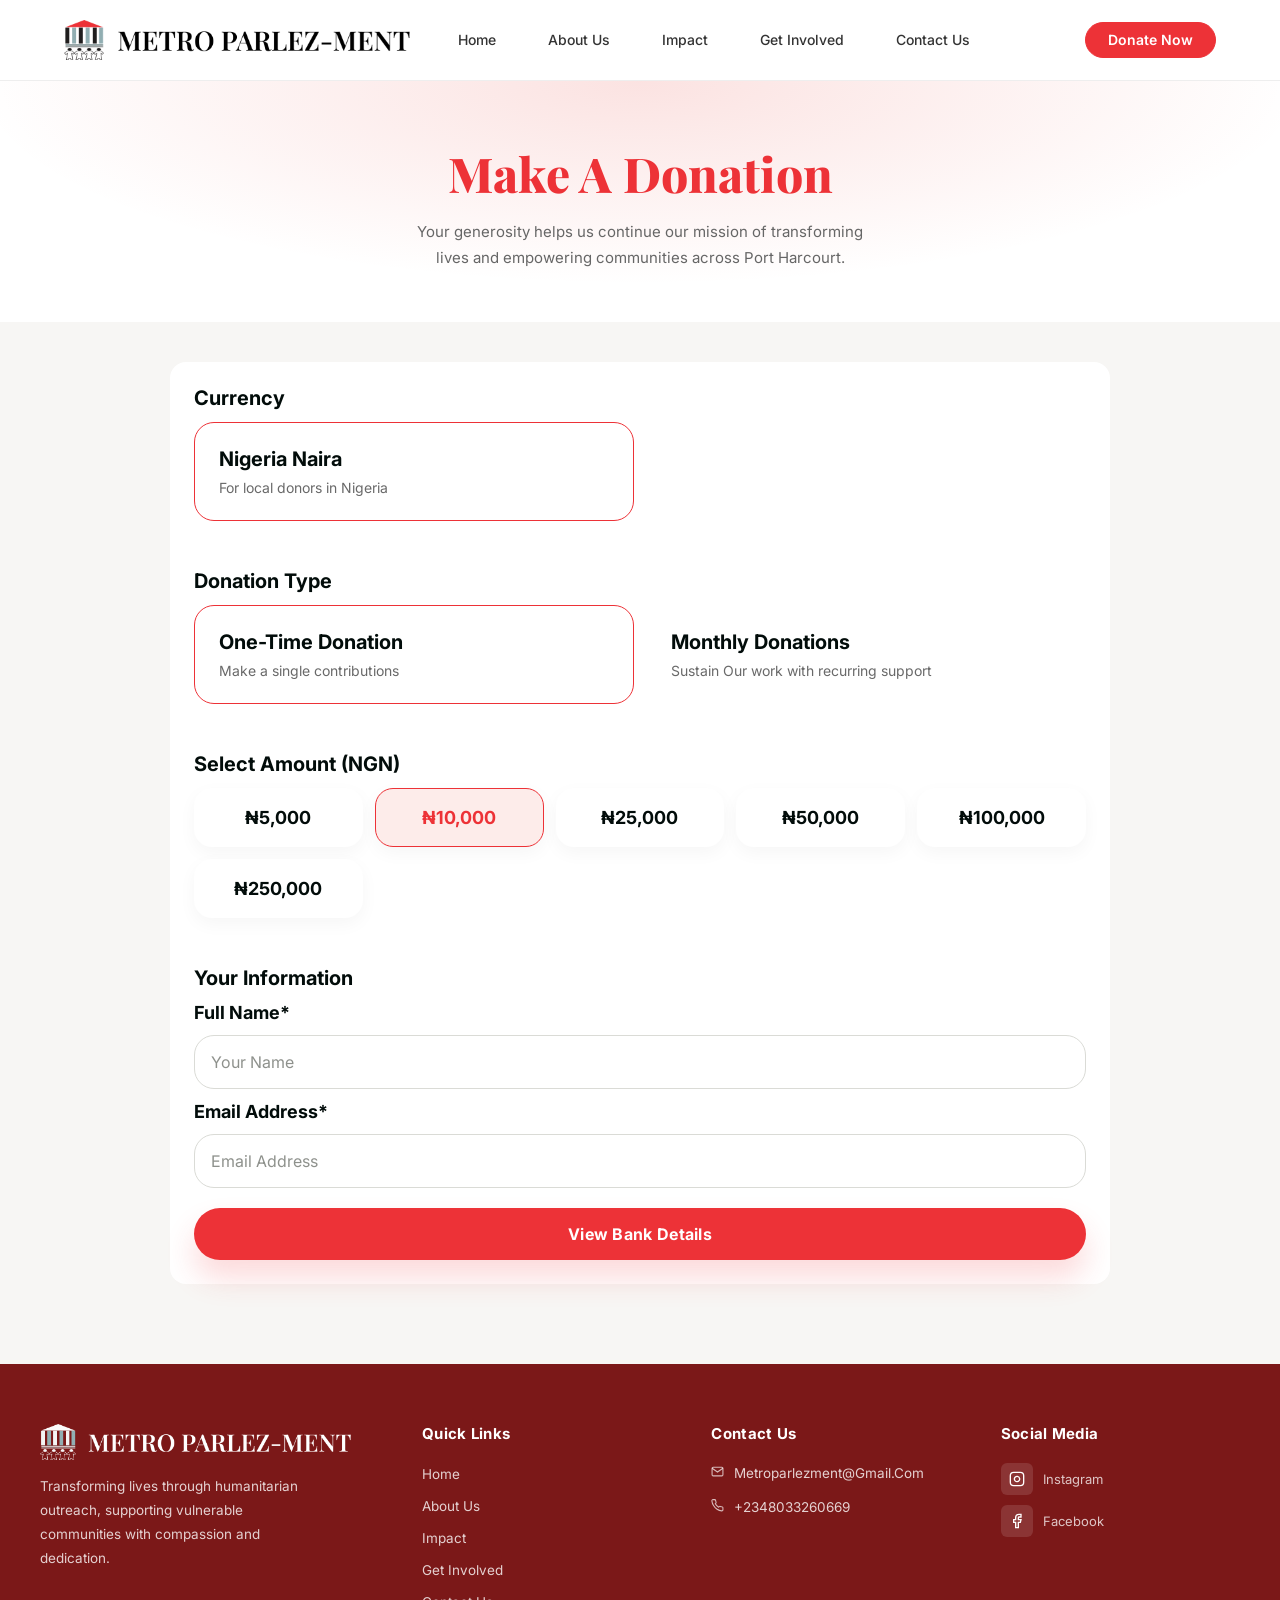
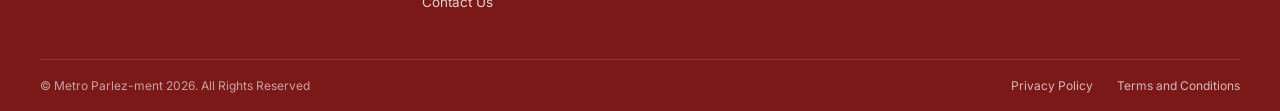
<file: donate.html>
<!doctype html>
<html lang="en">
  <head>
    <meta charset="UTF-8" />
    <meta name="viewport" content="width=device-width, initial-scale=1.0" />
    <meta
      name="description"
      content="Support Metro Parlez-Ment’s humanitarian outreach with donations for medical care, school support, orphanage care, and welfare programs in Port Harcourt and beyond."
    />
    <meta
      name="keywords"
      content="donate to Metro Parlez-Ment, charity donation Nigeria, support Port Harcourt NGO, medical outreach donation, humanitarian aid"
    />
    <meta name="robots" content="index, follow" />
    <meta name="theme-color" content="#ed3237" />
    <meta property="og:type" content="website" />
    <meta property="og:title" content="Donate to Metro Parlez-Ment" />
    <meta
      property="og:description"
      content="Your donation helps Metro Parlez-Ment provide healthcare, education, and essential welfare support to vulnerable communities."
    />
    <meta property="og:image" content="Asset/Footer Logo.png" />
    <meta property="og:site_name" content="Metro Parlez-Ment" />
    <meta name="twitter:card" content="summary_large_image" />
    <meta name="twitter:title" content="Donate to Metro Parlez-Ment" />
    <meta
      name="twitter:description"
      content="Support our mission to bring hope and care to children, families, and vulnerable communities."
    />
    <meta name="twitter:image" content="Asset/Footer Logo.png" />
    <link rel="icon" type="image/png" href="Asset/Footer Logo.png" />
    <title>Donate — Metro Parlez-Ment | Support Community Care</title>
    <link rel="preconnect" href="https://fonts.googleapis.com" />
    <link rel="preconnect" href="https://fonts.gstatic.com" crossorigin />
    <link
      href="https://fonts.googleapis.com/css2?family=Inter:wght@400;500;600;700;800&family=Playfair+Display:wght@600;700;800;900&display=swap"
      rel="stylesheet"
    />
    <style>
      *,
      *::before,
      *::after {
        box-sizing: border-box;
        margin: 0;
        padding: 0;
      }
      :root {
        --red: #ed3237;
        --red-dark: #be2929;
        --red-light: #fdecea;
        --border: #dadbd6;
        --footer-bg: #7b1818;
        --radius: 10px;
        --shadow: 0 2px 16px rgba(0, 0, 0, 0.08);
      }
      body {
        font-family: "Inter", sans-serif;
        color: #1a1a1a;
        background: #f7f6f4;
      }
      h1,
      h2 {
        font-family: "Playfair Display", Georgia, serif;
        color: #020c0a;
      }
      a {
        text-decoration: none;
        color: inherit;
      }
      ul {
        list-style: none;
      }

      .nav-logo {
        display: flex;
        align-items: center;
        gap: 8px;
        font-weight: 800;
        font-size: 13px;
        letter-spacing: 0.5px;
        text-transform: uppercase;
      }

      /* ── HERO ── */
      .hero {
        position: relative;
        text-align: center;
        padding: 60px 60px 50px;
        background: #fff;
        overflow: hidden;
      }
      .hero::before {
        content: "";
        position: absolute;
        inset: 0;
        background: radial-gradient(
          ellipse 80% 130% at 50% 0%,
          rgba(229, 53, 45, 0.14) 0%,
          transparent 65%
        );
        pointer-events: none;
      }
      .hero h1 {
        font-size: 48px;
        font-weight: 800;
        color: var(--red);
        margin-bottom: 14px;
        position: relative;
      }
      .hero p {
        font-size: 15px;
        color: #666;
        line-height: 1.75;
        max-width: 480px;
        margin: 0 auto;
        position: relative;
      }

      /* ── MAIN CARD ── */
      .donate-wrapper {
        max-width: 980px;
        margin: 0 auto;
        padding: 40px 20px 80px;
      }

      .donate-card {
        background: #fff;
        border-radius: 16px;
        padding: 24px;
        display: flex;
        flex-direction: column;
        gap: 48px;
      }

      /* Section (label + control group) */
      .donate-section {
        display: flex;
        flex-direction: column;
        gap: 12px;
      }

      /* Section labels */
      .field-label {
        font-size: 20px;
        font-weight: 700;
        color: #020c0a;
      }

      /* ── DONATION TYPE ── */
      .type-grid {
        display: grid;
        grid-template-columns: 1fr 1fr;
        gap: 12px;
      }

      .type-option {
        border: 1.5px solid transparent;
        border-radius: 20px;
        padding: 24px;
        cursor: pointer;
        transition: all 0.2s;
        user-select: none;
      }
      .type-option:hover {
        border-color: var(--border);
      }
      .type-option.selected {
        border-color: var(--red);
        background: #fff;
      }

      .type-option h4 {
        font-size: 20px;
        font-weight: 700;
        color: #020c0a;
        margin-bottom: 8px;
      }
      .type-option p {
        font-size: 14px;
        color: #696969;
      }

      /* ── AMOUNT GRID ── */
      .amount-grid {
        display: grid;
        grid-template-columns: repeat(auto-fit, minmax(140px, 1fr));
        gap: 12px;
      }

      .amount-btn {
        border: 1.5px solid transparent;
        border-radius: 18px;
        padding: 18px 20px;
        text-align: center;
        cursor: pointer;
        font-size: 18px;
        font-weight: 700;
        color: #020c0a;
        background: #fff;
        transition: all 0.2s;
        user-select: none;
        box-shadow: 0 6px 18px rgba(0, 0, 0, 0.04);
      }
      .amount-btn:hover {
        border-color: var(--border);
      }
      .amount-btn.selected {
        border-color: var(--red);
        background: var(--red-light);
        color: var(--red);
      }

      /* ── FORM FIELDS ── */
      .form-field {
        margin-bottom: 0;
      }
      .form-field label {
        display: block;
        font-size: 18px;
        font-weight: 700;
        color: #020c0a;
        margin-bottom: 12px;
      }
      .form-field label span {
        color: inherit;
      }

      .form-field input {
        width: 100%;
        padding: 16px;
        border: 1.5px solid var(--border);
        border-radius: 20px;
        font-family: "Inter", sans-serif;
        font-size: 16px;
        color: #020c0a;
        outline: none;
        transition: border-color 0.2s;
        background: #fff;
      }
      .form-field input::placeholder {
        color: #8e918c;
      }
      .form-field input:focus {
        border-color: var(--red);
      }

      /* ── SUBMIT BUTTON ── */
      .btn-view-bank {
        width: 100%;
        padding: 16px;
        background: var(--red);
        color: #fff;
        border: none;
        border-radius: 50px;
        font-family: "Inter", sans-serif;
        font-size: 16px;
        font-weight: 700;
        cursor: pointer;
        margin-top: 8px;
        transition:
          background 0.2s,
          transform 0.1s;
        letter-spacing: 0.3px;
        display: flex;
        align-items: center;
        justify-content: center;
        gap: 10px;
        box-shadow: 0 18px 30px rgba(237, 50, 55, 0.18);
      }
      .btn-view-bank:hover {
        background: var(--red-dark);
      }
      .btn-view-bank:active {
        transform: scale(0.99);
      }

      .modal-summary {
        background: #fdecea;
        border-radius: 14px;
        padding: 16px 18px;
        margin-bottom: 24px;
        display: flex;
        align-items: center;
        justify-content: space-between;
        gap: 12px;
      }
      .modal-summary span {
        display: block;
      }
      .modal-summary .summary-label {
        font-size: 13px;
        color: #888;
        font-weight: 500;
      }
      .modal-summary .summary-value {
        font-size: 18px;
        font-weight: 800;
        color: var(--red);
      }

      .bank-logo.gtb {
        background: #004c97;
      }

      .bank-row-copy {
        display: flex;
        align-items: center;
        gap: 10px;
      }

      .bank-row-copy .bank-row-value {
        min-width: 144px;
      }

      .bank-row {
        display: flex;
        align-items: center;
        justify-content: space-between;
        flex-wrap: wrap;
        gap: 10px;
      }

      .bank-row-label {
        font-size: 12px;
        color: #999;
        font-weight: 500;
      }

      .bank-row-value {
        font-size: 14px;
        font-weight: 700;
        color: #1a1a1a;
        word-break: break-all;
      }

      @media (max-width: 720px) {
        .donate-wrapper {
          padding: 24px 16px 60px;
        }
        .donate-card {
          gap: 30px;
          padding: 20px;
        }
        .hero {
          padding: 40px 20px 30px;
        }
        .type-grid {
          grid-template-columns: 1fr;
        }
        .amount-grid {
          grid-template-columns: 1fr 1fr;
        }
        .bank-card {
          padding: 18px;
        }
        .modal {
          max-width: 90%;
          padding: 28px 22px 24px;
        }
        .modal-summary {
          flex-direction: column;
          align-items: flex-start;
        }
        .bank-row {
          flex-direction: column;
          align-items: flex-start;
        }
      }

      /* ── MODAL OVERLAY ── */
      .modal-overlay {
        position: fixed;
        inset: 0;
        background: rgba(0, 0, 0, 0.45);
        backdrop-filter: blur(4px);
        z-index: 500;
        display: flex;
        align-items: center;
        justify-content: center;
        padding: 20px 16px;
        overflow-y: auto;
        opacity: 0;
        pointer-events: none;
        transition: opacity 0.25s;
      }
      .modal-overlay.open {
        opacity: 1;
        pointer-events: all;
      }

      /* ── MODAL BOX ── */
      .modal {
        background: #fff;
        border-radius: 20px;
        width: 100%;
        max-width: 460px;
        max-height: calc(100dvh - 40px);
        overflow-y: auto;
        padding: 36px 36px 32px;
        position: relative;
        box-shadow: 0 24px 80px rgba(0, 0, 0, 0.22);
        transform: translateY(20px) scale(0.97);
        transition:
          transform 0.28s cubic-bezier(0.34, 1.36, 0.64, 1),
          opacity 0.25s;
        opacity: 0;
      }
      .modal-overlay.open .modal {
        transform: translateY(0) scale(1);
        opacity: 1;
      }

      .modal-close {
        position: absolute;
        top: 18px;
        right: 18px;
        width: 32px;
        height: 32px;
        border-radius: 50%;
        border: none;
        background: #f4f4f4;
        cursor: pointer;
        display: flex;
        align-items: center;
        justify-content: center;
        transition: background 0.15s;
      }
      .modal-close:hover {
        background: #e8e8e8;
      }

      .modal-icon {
        width: 60px;
        height: 60px;
        background: var(--red-light);
        border-radius: 16px;
        display: flex;
        align-items: center;
        justify-content: center;
        margin-bottom: 18px;
      }

      .modal h2 {
        font-size: 22px;
        font-weight: 800;
        margin-bottom: 6px;
      }
      .modal > p {
        font-size: 14px;
        color: #888;
        margin-bottom: 24px;
        line-height: 1.6;
      }

      .bank-card {
        background: #f9f8f7;
        border: 1px solid #eeeceb;
        border-radius: 12px;
        padding: 20px;
        margin-bottom: 12px;
      }
      .bank-card-top {
        display: flex;
        align-items: center;
        justify-content: space-between;
        margin-bottom: 16px;
      }
      .bank-name-badge {
        display: flex;
        align-items: center;
        gap: 8px;
      }
      .bank-logo {
        width: 36px;
        height: 36px;
        border-radius: 8px;
        display: flex;
        align-items: center;
        justify-content: center;
        font-size: 11px;
        font-weight: 800;
        color: #fff;
        flex-shrink: 0;
      }
      .bank-label {
        font-size: 13px;
        font-weight: 700;
        color: #333;
      }
      .bank-sub {
        font-size: 11px;
        color: #999;
      }

      .bank-rows {
        display: flex;
        flex-direction: column;
        gap: 10px;
      }
      .bank-row {
        display: flex;
        align-items: center;
        justify-content: space-between;
      }
      .bank-row-label {
        font-size: 12px;
        color: #999;
        font-weight: 500;
      }
      .bank-row-value {
        font-size: 14px;
        font-weight: 700;
        color: #1a1a1a;
      }

      .copy-btn {
        display: flex;
        align-items: center;
        gap: 5px;
        padding: 5px 12px;
        border: 1.5px solid #e0e0e0;
        border-radius: 8px;
        background: #fff;
        cursor: pointer;
        font-family: "Inter", sans-serif;
        font-size: 12px;
        font-weight: 600;
        color: #555;
        transition: all 0.15s;
      }
      .copy-btn:hover {
        border-color: var(--red);
        color: var(--red);
      }
      .copy-btn.copied {
        border-color: #28a745;
        color: #28a745;
      }

      .modal-note {
        background: #fffbea;
        border: 1px solid #f5e090;
        border-radius: 10px;
        padding: 14px 18px;
        font-size: 14px;
        color: #7a6000;
        line-height: 1.45;
        margin-top: 16px;
        display: flex;
        gap: 12px;
        align-items: center;
        justify-content: flex-start;
        flex-wrap: nowrap;
      }
      .modal-note .note-text {
        flex: 1 1 auto;
        min-width: 0;
      }

      .modal-note strong {
        font-weight: 800;
        color: #6b4d00;
        display: inline-block;
        margin: 0 6px;
      }

      .modal-note svg {
        flex-shrink: 0;
      }

      @media (max-width: 720px) {
        .modal-note {
          flex-direction: column;
          align-items: flex-start;
          gap: 10px;
        }
        .modal-note .note-text {
          white-space: normal;
        }
      }

      .modal-done {
        width: 100%;
        padding: 13px;
        background: var(--red);
        color: #fff;
        border: none;
        border-radius: 50px;
        font-family: "Inter", sans-serif;
        font-size: 14px;
        font-weight: 700;
        cursor: pointer;
        margin-top: 20px;
        transition: background 0.2s;
      }
      .modal-done:hover {
        background: var(--red-dark);
      }

      /* ── FOOTER ── */
      footer {
        background: var(--footer-bg);
        color: #fff;
        padding: 60px 40px 0;
      }
      .footer-grid {
        display: grid;
        grid-template-columns: 1.5fr 1.2fr 1.2fr 1.2fr;
        gap: 50px;
        padding-bottom: 48px;
        max-width: 1320px;
        margin: 0 auto;
      }
      .footer-brand {
        padding-right: 20px;
      }
      .footer-brand .nav-logo {
        color: #fff;
        margin-bottom: 16px;
        font-size: 14px;
      }
      .footer-brand .nav-logo img {
        height: 36px;
        width: auto;
      }
      .footer-brand p {
        font-size: 13.5px;
        color: rgba(255, 255, 255, 0.8);
        line-height: 1.8;
        max-width: 280px;
      }
      .footer-col {
        display: flex;
        flex-direction: column;
      }
      .footer-col h4 {
        font-size: 15px;
        font-weight: 700;
        margin-bottom: 20px;
        letter-spacing: 0.3px;
      }
      .footer-col ul {
        display: flex;
        flex-direction: column;
        gap: 12px;
      }
      .footer-col ul li {
        margin-bottom: 0;
      }
      .footer-col ul li a {
        font-size: 13.5px;
        color: rgba(255, 255, 255, 0.8);
        transition: color 0.2s;
      }
      .footer-col ul li a:hover {
        color: #fff;
      }
      .footer-contact-item {
        display: flex;
        align-items: flex-start;
        gap: 10px;
        margin-bottom: 14px;
        font-size: 13.5px;
        color: rgba(255, 255, 255, 0.8);
        line-height: 1.5;
      }
      .footer-contact-item svg {
        margin-top: 2px;
        flex-shrink: 0;
      }
      .social-links {
        display: flex;
        flex-direction: column;
        gap: 10px;
      }
      .social-link {
        display: flex;
        align-items: center;
        gap: 10px;
        font-size: 13px;
        color: rgba(255, 255, 255, 0.75);
        transition: color 0.2s;
      }
      .social-link:hover {
        color: #fff;
      }
      .social-icon {
        width: 32px;
        height: 32px;
        border-radius: 6px;
        background: rgba(255, 255, 255, 0.12);
        display: flex;
        align-items: center;
        justify-content: center;
      }
      .footer-bottom {
        border-top: 1px solid rgba(255, 255, 255, 0.15);
        padding: 18px 0;
        display: flex;
        align-items: center;
        justify-content: space-between;
      }
      .footer-bottom p {
        font-size: 12px;
        color: rgba(255, 255, 255, 0.6);
      }
      .footer-bottom-links {
        display: flex;
        gap: 24px;
      }
      .footer-bottom-links a {
        font-size: 12px;
        color: rgba(255, 255, 255, 0.7);
      }
      .footer-bottom-links a:hover {
        color: #fff;
      }

      /* ── FOOTER RESPONSIVE ── */
      @media (min-width: 721px) and (max-width: 1024px) {
        footer {
          padding: 50px 30px 0;
        }
        .footer-grid {
          grid-template-columns: 1fr 1fr;
          gap: 28px;
        }
      }
      @media (max-width: 720px) {
        footer {
          padding: 40px 16px 0;
        }
        .footer-grid {
          grid-template-columns: 1fr;
          gap: 28px;
        }
        .footer-bottom {
          flex-direction: column;
          gap: 8px;
          text-align: center;
          padding: 16px 0;
        }
      }
    </style>
    <link rel="stylesheet" href="nav.css" />
    <script src="nav.js" defer></script>
  </head>
  <body>
    <!-- HERO -->
    <div class="hero">
      <h1>Make A Donation</h1>
      <p>
        Your generosity helps us continue our mission of transforming lives and
        empowering communities across Port Harcourt.
      </p>
    </div>

    <!-- DONATE FORM -->
    <div class="donate-wrapper">
      <div class="donate-card">
        <!-- CURRENCY -->
        <div class="donate-section">
          <p class="field-label">Currency</p>
          <div class="type-grid single-column">
            <div class="type-option selected" data-currency="ngn">
              <h4>Nigeria Naira</h4>
              <p>For local donors in Nigeria</p>
            </div>
          </div>
        </div>

        <!-- DONATION TYPE -->
        <div class="donate-section">
          <p class="field-label">Donation Type</p>
          <div class="type-grid">
            <div class="type-option selected" data-type="onetime">
              <h4>One-Time Donation</h4>
              <p>Make a single contributions</p>
            </div>
            <div class="type-option" data-type="monthly">
              <h4>Monthly Donations</h4>
              <p>Sustain Our work with recurring support</p>
            </div>
          </div>
        </div>

        <!-- AMOUNT -->
        <div class="donate-section">
          <p class="field-label">Select Amount (NGN)</p>
          <div class="amount-grid">
            <div class="amount-btn" data-amount="5000">₦5,000</div>
            <div class="amount-btn selected" data-amount="10000">₦10,000</div>
            <div class="amount-btn" data-amount="25000">₦25,000</div>
            <div class="amount-btn" data-amount="50000">₦50,000</div>
            <div class="amount-btn" data-amount="100000">₦100,000</div>
            <div class="amount-btn" data-amount="250000">₦250,000</div>
          </div>
        </div>

        <!-- YOUR INFORMATION -->
        <div class="donate-section">
          <p class="field-label">Your Information</p>
          <div class="form-field">
            <label>Full Name<span>*</span></label>
            <input type="text" id="donorName" placeholder="Your Name" />
          </div>
          <div class="form-field">
            <label>Email Address<span>*</span></label>
            <input type="email" id="donorEmail" placeholder="Email Address" />
          </div>

          <!-- SUBMIT -->
          <button class="btn-view-bank" id="viewBankBtn">
            View Bank Details
          </button>
        </div>
      </div>
    </div>

    <!-- BANK DETAILS MODAL -->
    <div class="modal-overlay" id="modalOverlay">
      <div
        class="modal"
        role="dialog"
        aria-modal="true"
        aria-labelledby="modalTitle"
      >
        <button class="modal-close" id="modalClose" aria-label="Close">
          <svg
            width="14"
            height="14"
            viewBox="0 0 14 14"
            fill="none"
            stroke="#555"
            stroke-width="2.5"
            stroke-linecap="round"
          >
            <line x1="1" y1="1" x2="13" y2="13" />
            <line x1="13" y1="1" x2="1" y2="13" />
          </svg>
        </button>

        <div class="modal-icon">
          <svg
            width="28"
            height="28"
            viewBox="0 0 24 24"
            fill="none"
            stroke="#ED3237"
            stroke-width="2"
            stroke-linecap="round"
            stroke-linejoin="round"
          >
            <rect x="2" y="5" width="20" height="14" rx="2" />
            <line x1="2" y1="10" x2="22" y2="10" />
          </svg>
        </div>

        <h2 id="modalTitle">Bank Transfer Details</h2>
        <p>
          Transfer your donation to the account below, then send your receipt to
          us on WhatsApp after payment.
        </p>

        <!-- Amount summary -->
        <div class="modal-summary">
          <span class="summary-label">Donation Amount</span>
          <span class="summary-value" id="modalAmount">₦10,000</span>
        </div>

        <!-- Bank 1 -->
        <div class="bank-card">
          <div class="bank-card-top">
            <div class="bank-name-badge">
              <div class="bank-logo gtb">GTB</div>
              <div>
                <div class="bank-label">Guaranty Trust Bank</div>
                <div class="bank-sub">GTBank</div>
              </div>
            </div>
          </div>
          <div class="bank-rows">
            <div class="bank-row">
              <span class="bank-row-label">Account Name</span>
              <span class="bank-row-value">METRO PARLEZ-MENT CLUB</span>
            </div>
            <div class="bank-row">
              <span class="bank-row-label">Account Number</span>
              <div class="bank-row-copy">
                <span class="bank-row-value" id="acct1">0039664041</span>
                <button class="copy-btn" data-copy="0039664041">
                  <svg
                    width="12"
                    height="12"
                    viewBox="0 0 24 24"
                    fill="none"
                    stroke="currentColor"
                    stroke-width="2.5"
                    stroke-linecap="round"
                  >
                    <rect x="9" y="9" width="13" height="13" rx="2" />
                    <path
                      d="M5 15H4a2 2 0 0 1-2-2V4a2 2 0 0 1 2-2h9a2 2 0 0 1 2 2v1"
                    />
                  </svg>
                  Copy
                </button>
              </div>
            </div>
          </div>
        </div>

        <!-- Note -->
        <div class="modal-note">
          <svg
            width="16"
            height="16"
            viewBox="0 0 24 24"
            fill="none"
            stroke="#c8a000"
            stroke-width="2"
            stroke-linecap="round"
          >
            <circle cx="12" cy="12" r="10" />
            <line x1="12" y1="8" x2="12" y2="12" />
            <line x1="12" y1="16" x2="12.01" y2="16" />
          </svg>
          <div class="note-text">
            After transferring, tap <strong>"I've Transferred"</strong> below to
            send your proof of payment to us on <strong>WhatsApp</strong> with
            your name and amount.
          </div>
        </div>

        <button class="modal-done" id="modalDone">I've Transferred</button>
      </div>
    </div>

    <!-- FOOTER -->
    <footer>
      <div class="footer-grid">
        <div class="footer-brand">
          <div class="nav-logo" style="color: #fff; margin-bottom: 14px">
            <img
              src="Asset/Footer Logo.png"
              alt="Metro Parlez-Ment"
              style="height: 36px; width: auto"
            />
          </div>
          <p>
            Transforming lives through humanitarian outreach, supporting
            vulnerable communities with compassion and dedication.
          </p>
        </div>
        <div class="footer-col">
          <h4>Quick Links</h4>
          <ul>
            <li><a href="index.html">Home</a></li>
            <li><a href="about.html">About Us</a></li>
            <li><a href="impact.html">Impact</a></li>
            <li><a href="get-involved.html">Get Involved</a></li>
            <li><a href="contact.html">Contact Us</a></li>
          </ul>
        </div>
        <div class="footer-col">
          <h4>Contact Us</h4>
          <div class="footer-contact-item">
            <svg
              width="13"
              height="13"
              viewBox="0 0 24 24"
              fill="none"
              stroke="rgba(255,255,255,0.7)"
              stroke-width="2"
            >
              <path
                d="M4 4h16c1.1 0 2 .9 2 2v12c0 1.1-.9 2-2 2H4c-1.1 0-2-.9-2-2V6c0-1.1.9-2 2-2z"
              />
              <polyline points="22,6 12,13 2,6" />
            </svg>
            Metroparlezment@Gmail.Com
          </div>
          <div class="footer-contact-item">
            <svg
              width="13"
              height="13"
              viewBox="0 0 24 24"
              fill="none"
              stroke="rgba(255,255,255,0.7)"
              stroke-width="2"
            >
              <path
                d="M22 16.92v3a2 2 0 0 1-2.18 2 19.79 19.79 0 0 1-8.63-3.07A19.5 19.5 0 0 1 4.69 12 19.79 19.79 0 0 1 1.62 3.38 2 2 0 0 1 3.6 1.18h3a2 2 0 0 1 2 1.72c.127.96.361 1.903.7 2.81a2 2 0 0 1-.45 2.11L7.91 8.77a16 16 0 0 0 6.29 6.29l.95-.95a2 2 0 0 1 2.11-.45c.907.339 1.85.573 2.81.7A2 2 0 0 1 22 16.92z"
              />
            </svg>
            +2348033260669
          </div>
        </div>
        <div class="footer-col">
          <h4>Social Media</h4>
          <div class="social-links">
            <a href="#" class="social-link">
              <div class="social-icon">
                <svg
                  width="16"
                  height="16"
                  viewBox="0 0 24 24"
                  fill="none"
                  stroke="#fff"
                  stroke-width="2"
                >
                  <rect x="2" y="2" width="20" height="20" rx="5" />
                  <path d="M16 11.37A4 4 0 1 1 12.63 8 4 4 0 0 1 16 11.37z" />
                  <line x1="17.5" y1="6.5" x2="17.51" y2="6.5" />
                </svg>
              </div>
              Instagram
            </a>
            <a
              href="https://www.facebook.com/share/g/1DK2ty9PqH/"
              class="social-link"
              target="_blank"
              rel="noopener"
            >
              <div class="social-icon">
                <svg
                  width="16"
                  height="16"
                  viewBox="0 0 24 24"
                  fill="none"
                  stroke="#fff"
                  stroke-width="2"
                >
                  <path
                    d="M18 2h-3a5 5 0 0 0-5 5v3H7v4h3v8h4v-8h3l1-4h-4V7a1 1 0 0 1 1-1h3z"
                  />
                </svg>
              </div>
              Facebook
            </a>
          </div>
        </div>
      </div>
      <div class="footer-bottom">
        <p>&copy; Metro Parlez-ment 2026. All Rights Reserved</p>
        <div class="footer-bottom-links">
          <a href="#">Privacy Policy</a>
          <a href="#">Terms and Conditions</a>
        </div>
      </div>
    </footer>

    <script>
      // ── Donation type toggles
      document
        .querySelectorAll(".donate-section .type-grid")
        .forEach((grid) => {
          grid.querySelectorAll(".type-option").forEach((opt) => {
            opt.addEventListener("click", () => {
              grid
                .querySelectorAll(".type-option")
                .forEach((o) => o.classList.remove("selected"));
              opt.classList.add("selected");
            });
          });
        });

      // ── Amount preset selection
      let selectedAmount = 10000;

      document.querySelectorAll(".amount-btn").forEach((btn) => {
        btn.addEventListener("click", () => {
          document
            .querySelectorAll(".amount-btn")
            .forEach((b) => b.classList.remove("selected"));
          btn.classList.add("selected");
          selectedAmount = parseInt(btn.dataset.amount);
        });
      });

      // ── Format Naira
      function formatNaira(n) {
        return "₦" + Number(n).toLocaleString("en-NG");
      }

      // ── Open modal
      document.getElementById("viewBankBtn").addEventListener("click", () => {
        const name = document.getElementById("donorName").value.trim();
        const email = document.getElementById("donorEmail").value.trim();
        let valid = true;

        [
          document.getElementById("donorName"),
          document.getElementById("donorEmail"),
        ].forEach((el) => {
          if (!el.value.trim()) {
            el.style.borderColor = "#ED3237";
            valid = false;
          } else el.style.borderColor = "#dadbd6";
        });

        if (!valid) return;

        document.getElementById("modalAmount").textContent =
          formatNaira(selectedAmount);
        document.getElementById("modalOverlay").classList.add("open");
        document.body.style.overflow = "hidden";
      });

      // ── Close modal
      function closeModal() {
        document.getElementById("modalOverlay").classList.remove("open");
        document.body.style.overflow = "";
      }

      document
        .getElementById("modalClose")
        .addEventListener("click", closeModal);
      document
        .getElementById("modalDone")
        .addEventListener("click", function () {
          const amount = document.getElementById("modalAmount").textContent;
          const text = encodeURIComponent(
            `Hello, I have transferred ${amount} for the Metro Parlez-Ment donation. Please confirm receipt.`,
          );
          window.location.href = "https://wa.me/2348033260669?text=" + text;
        });
      document.getElementById("modalOverlay").addEventListener("click", (e) => {
        if (e.target === e.currentTarget) closeModal();
      });
      document.addEventListener("keydown", (e) => {
        if (e.key === "Escape") closeModal();
      });

      // ── Copy account number
      document.querySelectorAll(".copy-btn").forEach((btn) => {
        btn.addEventListener("click", () => {
          navigator.clipboard.writeText(btn.dataset.copy).then(() => {
            const orig = btn.innerHTML;
            btn.classList.add("copied");
            btn.innerHTML = `<svg width="12" height="12" viewBox="0 0 24 24" fill="none" stroke="currentColor" stroke-width="2.5" stroke-linecap="round"><polyline points="20 6 9 17 4 12"/></svg> Copied!`;
            setTimeout(() => {
              btn.classList.remove("copied");
              btn.innerHTML = orig;
            }, 2000);
          });
        });
      });
    </script>
  </body>
</html>
</file>
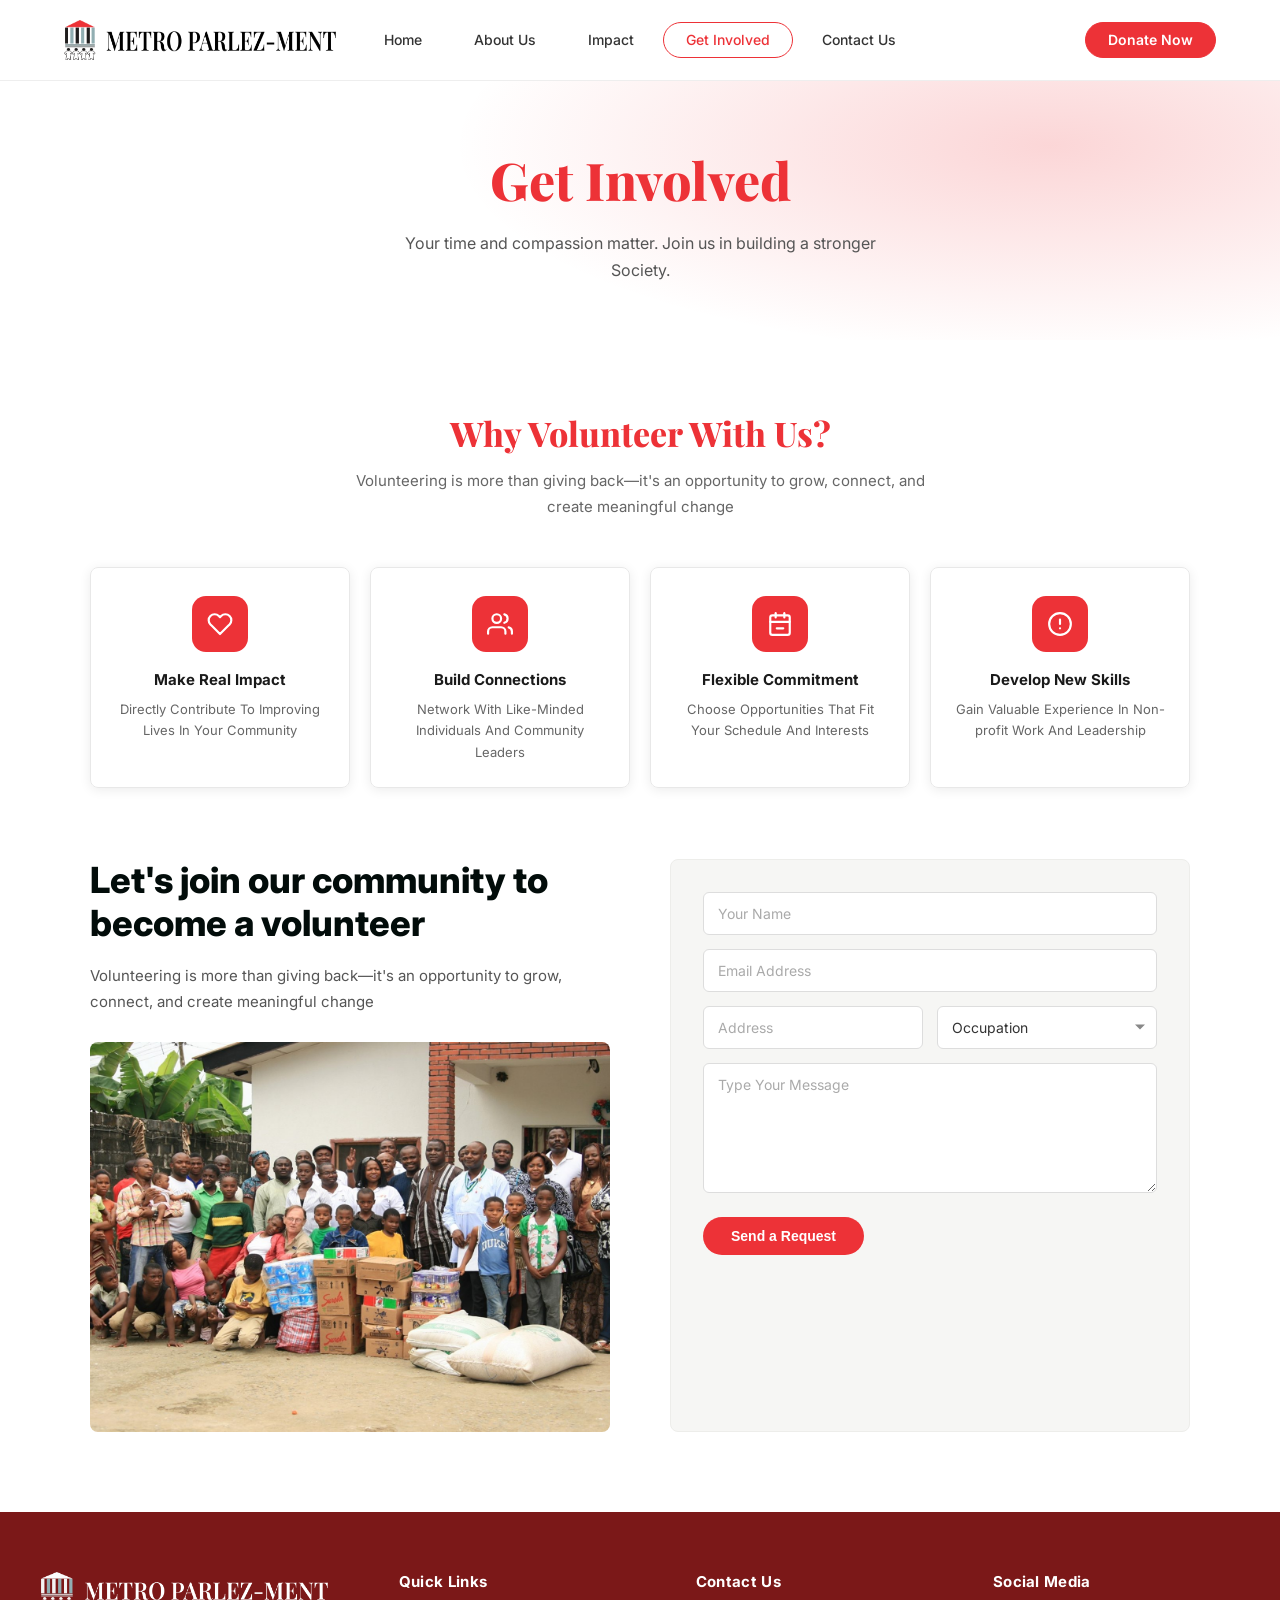
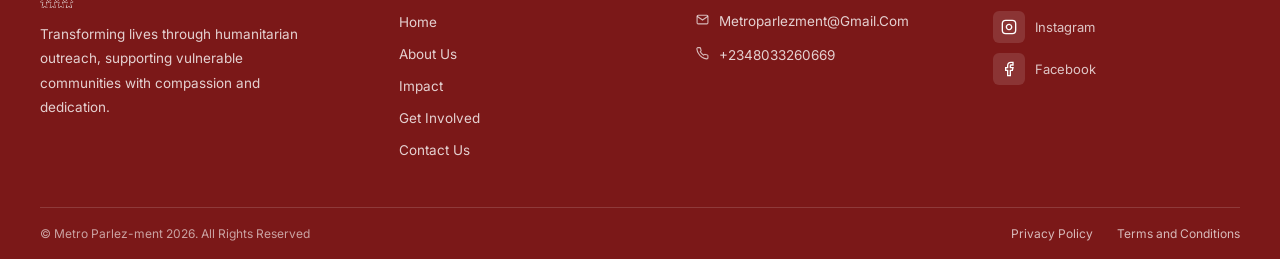
<file: get-involved.html>
<!doctype html>
<html lang="en">
  <head>
    <meta charset="UTF-8" />
    <meta name="viewport" content="width=device-width, initial-scale=1.0" />
    <meta
      name="description"
      content="Volunteer, donate, or partner with Metro Parlez-Ment to support healthcare, education, orphanage care, and community outreach in Port Harcourt, Nigeria."
    />
    <meta
      name="keywords"
      content="get involved with Metro Parlez-Ment, volunteer Port Harcourt, charity partnership, donate to NGO, humanitarian outreach Nigeria"
    />
    <meta name="robots" content="index, follow" />
    <meta name="theme-color" content="#ed3237" />
    <meta property="og:type" content="website" />
    <meta property="og:title" content="Get Involved with Metro Parlez-Ment" />
    <meta
      property="og:description"
      content="Join Metro Parlez-Ment as a volunteer, donor, or partner to create real change for vulnerable communities."
    />
    <meta property="og:image" content="Asset/Footer Logo.png" />
    <meta property="og:site_name" content="Metro Parlez-Ment" />
    <meta name="twitter:card" content="summary_large_image" />
    <meta name="twitter:title" content="Get Involved with Metro Parlez-Ment" />
    <meta
      name="twitter:description"
      content="Volunteer, donate, or partner with us to help communities in need across Port Harcourt and beyond."
    />
    <meta name="twitter:image" content="Asset/Footer Logo.png" />
    <link rel="icon" type="image/png" href="Asset/Footer Logo.png" />
    <title>Get Involved — Metro Parlez-Ment | Volunteer & Support</title>
    <link rel="preconnect" href="https://fonts.googleapis.com" />
    <link rel="preconnect" href="https://fonts.gstatic.com" crossorigin />
    <link
      href="https://fonts.googleapis.com/css2?family=Inter:wght@400;500;600;700;800&family=Playfair+Display:wght@600;700;800;900&display=swap"
      rel="stylesheet"
    />
    <style>
      *,
      *::before,
      *::after {
        box-sizing: border-box;
        margin: 0;
        padding: 0;
      }
      :root {
        --red: #ed3237;
        --red-dark: #be2929;
        --footer-bg: #7b1818;
        --radius: 8px;
        --shadow: 0 2px 12px rgba(0, 0, 0, 0.08);
      }
      body {
        font-family: "Inter", sans-serif;
        color: #1a1a1a;
        background: #fff;
      }
      h1,
      h2 {
        font-family: "Playfair Display", Georgia, serif;
        color: #020c0a;
      }
      a {
        text-decoration: none;
        color: inherit;
      }
      ul {
        list-style: none;
      }
      img {
        display: block;
        max-width: 100%;
      }

      .nav-logo {
        display: flex;
        align-items: center;
        gap: 8px;
        font-weight: 800;
        font-size: 13px;
        letter-spacing: 0.5px;
        text-transform: uppercase;
      }

      /* ── HERO ── */
      .hero {
        position: relative;
        text-align: center;
        padding: 64px 60px 56px;
        overflow: hidden;
      }
      .hero::before {
        content: "";
        position: absolute;
        inset: 0;
        background: radial-gradient(
          ellipse 75% 130% at 82% 25%,
          rgba(237, 50, 55, 0.2) 0%,
          rgba(255, 255, 255, 0) 62%
        );
        pointer-events: none;
      }
      .hero h1 {
        font-size: 52px;
        font-weight: 800;
        color: var(--red);
        margin-bottom: 16px;
        position: relative;
      }
      .hero p {
        font-size: 16px;
        color: #555;
        line-height: 1.7;
        max-width: 480px;
        margin: 0 auto;
        position: relative;
      }

      /* ── WHY VOLUNTEER ── */
      .why {
        padding: 70px 60px;
        background: #fff;
        text-align: center;
      }
      .why h2 {
        font-size: 34px;
        font-weight: 800;
        color: var(--red);
        margin-bottom: 12px;
      }
      .why > p {
        font-size: 15px;
        color: #666;
        max-width: 600px;
        margin: 0 auto 48px;
        line-height: 1.7;
      }

      .why-grid {
        display: grid;
        grid-template-columns: repeat(4, 1fr);
        gap: 20px;
        max-width: 1100px;
        margin: 0 auto;
      }
      .why-card {
        border: 1px solid #e8e8e8;
        border-radius: var(--radius);
        padding: 28px 20px 24px;
        text-align: center;
        box-shadow: var(--shadow);
      }
      .why-icon {
        width: 56px;
        height: 56px;
        background: var(--red);
        border-radius: 14px;
        display: flex;
        align-items: center;
        justify-content: center;
        margin: 0 auto 18px;
      }
      .why-card h3 {
        font-size: 15px;
        font-weight: 700;
        margin-bottom: 10px;
      }
      .why-card p {
        font-size: 13px;
        color: #666;
        line-height: 1.65;
      }

      /* ── VOLUNTEER FORM SECTION ── */
      .volunteer-section {
        padding: 70px 60px 80px;
        display: grid;
        grid-template-columns: 1fr 1fr;
        gap: 60px;
        align-items: start;
        max-width: 1200px;
        margin: 0 auto;
      }

      .vol-left h2 {
        font-size: 36px;
        font-weight: 800;
        line-height: 1.2;
        margin-bottom: 18px;
      }
      .vol-left > p {
        font-size: 15px;
        color: #555;
        line-height: 1.7;
        margin-bottom: 28px;
      }

      .vol-photo {
        width: 100%;
        border-radius: var(--radius);
        overflow: hidden;
        aspect-ratio: 4/3;
        background: linear-gradient(135deg, #c9b69a, #7a5a3a);
      }
      .vol-photo img {
        width: 100%;
        height: 100%;
        object-fit: cover;
      }

      /* ── FORM ── */
      .form-card {
        background: #f6f6f4;
        border: 1px solid #ededea;
        border-radius: var(--radius);
        padding: 32px;
      }
      .form-group {
        margin-bottom: 14px;
      }
      .form-row {
        display: grid;
        grid-template-columns: 1fr 1fr;
        gap: 14px;
        margin-bottom: 14px;
      }

      input[type="text"],
      input[type="email"],
      select,
      textarea {
        width: 100%;
        padding: 12px 14px;
        border: 1px solid #ddd;
        border-radius: 6px;
        font-family: "Inter", sans-serif;
        font-size: 14px;
        color: #333;
        background: #fff;
        outline: none;
        transition: border-color 0.2s;
        -webkit-appearance: none;
        appearance: none;
      }
      input::placeholder,
      textarea::placeholder {
        color: #aaa;
      }
      input:focus,
      select:focus,
      textarea:focus {
        border-color: var(--red);
      }

      .select-wrap {
        position: relative;
      }
      .select-wrap select {
        cursor: pointer;
        padding-right: 36px;
      }
      .select-wrap::after {
        content: "";
        position: absolute;
        right: 12px;
        top: 50%;
        transform: translateY(-50%);
        width: 0;
        height: 0;
        border-left: 5px solid transparent;
        border-right: 5px solid transparent;
        border-top: 5px solid #888;
        pointer-events: none;
      }

      textarea {
        resize: vertical;
        min-height: 130px;
      }

      .btn-submit {
        display: inline-block;
        padding: 11px 28px;
        background: var(--red);
        color: #fff;
        border: none;
        border-radius: 24px;
        font-size: 14px;
        font-weight: 600;
        cursor: pointer;
        margin-top: 6px;
        transition: background 0.2s;
      }
      .btn-submit:hover {
        background: var(--red-dark);
      }

      /* ── FOOTER ── */
      footer {
        background: var(--footer-bg);
        color: #fff;
        padding: 60px 40px 0;
      }
      .footer-grid {
        display: grid;
        grid-template-columns: 1.5fr 1.2fr 1.2fr 1.2fr;
        gap: 50px;
        padding-bottom: 48px;
        max-width: 1320px;
        margin: 0 auto;
      }
      .footer-brand {
        padding-right: 20px;
      }
      .footer-brand .nav-logo {
        color: #fff;
        margin-bottom: 16px;
        font-size: 14px;
      }
      .footer-brand .nav-logo img {
        height: 36px;
        width: auto;
      }
      .footer-brand p {
        font-size: 13.5px;
        color: rgba(255, 255, 255, 0.8);
        line-height: 1.8;
        max-width: 280px;
      }
      .footer-col {
        display: flex;
        flex-direction: column;
      }
      .footer-col h4 {
        font-size: 15px;
        font-weight: 700;
        margin-bottom: 20px;
        letter-spacing: 0.3px;
      }
      .footer-col ul {
        display: flex;
        flex-direction: column;
        gap: 12px;
      }
      .footer-col ul li {
        margin-bottom: 0;
      }
      .footer-col ul li a {
        font-size: 13.5px;
        color: rgba(255, 255, 255, 0.8);
        transition: color 0.2s;
      }
      .footer-col ul li a:hover {
        color: #fff;
      }
      .footer-contact-item {
        display: flex;
        align-items: flex-start;
        gap: 10px;
        margin-bottom: 14px;
        font-size: 13.5px;
        color: rgba(255, 255, 255, 0.8);
        line-height: 1.5;
      }
      .footer-contact-item svg {
        margin-top: 2px;
        flex-shrink: 0;
      }
      .social-links {
        display: flex;
        flex-direction: column;
        gap: 10px;
      }
      .social-link {
        display: flex;
        align-items: center;
        gap: 10px;
        font-size: 13px;
        color: rgba(255, 255, 255, 0.75);
        transition: color 0.2s;
      }
      .social-link:hover {
        color: #fff;
      }
      .social-icon {
        width: 32px;
        height: 32px;
        border-radius: 6px;
        background: rgba(255, 255, 255, 0.12);
        display: flex;
        align-items: center;
        justify-content: center;
      }
      .footer-bottom {
        border-top: 1px solid rgba(255, 255, 255, 0.15);
        padding: 18px 0;
        display: flex;
        align-items: center;
        justify-content: space-between;
      }
      .footer-bottom p {
        font-size: 12px;
        color: rgba(255, 255, 255, 0.6);
      }
      .footer-bottom-links {
        display: flex;
        gap: 24px;
      }
      .footer-bottom-links a {
        font-size: 12px;
        color: rgba(255, 255, 255, 0.7);
      }
      .footer-bottom-links a:hover {
        color: #fff;
      }
      /* volunteer layout helpers */
      .volunteer-wrapper {
        padding: 0 60px 80px;
      }
      .volunteer-grid {
        display: grid;
        grid-template-columns: 1fr 1fr;
        gap: 60px;
        max-width: 1100px;
        margin: 0 auto;
        align-items: stretch;
      }
      /* ── TABLET (769px – 1024px) ── */
      @media (min-width: 769px) and (max-width: 1024px) {
        .hero {
          padding: 52px 30px 44px;
        }
        .hero h1 {
          font-size: 42px;
        }
        .why {
          padding: 60px 30px;
        }
        .why-grid {
          grid-template-columns: repeat(2, 1fr);
          max-width: 640px;
        }
        .volunteer-wrapper {
          padding: 0 30px 70px;
        }
        footer {
          padding: 50px 30px 0;
        }
        .footer-grid {
          grid-template-columns: 1fr 1fr;
          gap: 28px;
        }
      }

      /* ── MOBILE (≤ 768px) ── */
      @media (max-width: 768px) {
        .hero {
          padding: 40px 16px 32px;
        }
        .hero h1 {
          font-size: 32px;
        }
        .hero p {
          font-size: 14px;
        }
        .why {
          padding: 48px 16px;
        }
        .why h2 {
          font-size: 26px;
        }
        .why-grid {
          grid-template-columns: 1fr 1fr;
          gap: 14px;
        }
        .volunteer-wrapper {
          padding: 0 16px 40px;
        }
        .volunteer-grid {
          grid-template-columns: 1fr !important;
          gap: 20px;
        }
        footer {
          padding: 40px 16px 0;
        }
        .footer-grid {
          grid-template-columns: 1fr;
          gap: 28px;
        }
        .footer-bottom {
          flex-direction: column;
          gap: 8px;
          text-align: center;
          padding: 16px 0;
        }
      }
    </style>
    <link rel="stylesheet" href="nav.css" />
    <script src="nav.js" defer></script>
  </head>
  <body>
    <!-- HERO -->
    <div class="hero">
      <h1>Get Involved</h1>
      <p>
        Your time and compassion matter. Join us in building a stronger Society.
      </p>
    </div>

    <!-- WHY VOLUNTEER -->
    <section class="why">
      <h2>Why Volunteer With Us?</h2>
      <p>
        Volunteering is more than giving back—it's an opportunity to grow,
        connect, and create meaningful change
      </p>
      <div class="why-grid">
        <div class="why-card">
          <div class="why-icon">
            <svg
              width="26"
              height="26"
              viewBox="0 0 24 24"
              fill="none"
              stroke="#fff"
              stroke-width="2"
              stroke-linecap="round"
              stroke-linejoin="round"
            >
              <path
                d="M20.84 4.61a5.5 5.5 0 0 0-7.78 0L12 5.67l-1.06-1.06a5.5 5.5 0 0 0-7.78 7.78l1.06 1.06L12 21.23l7.78-7.78 1.06-1.06a5.5 5.5 0 0 0 0-7.78z"
              />
            </svg>
          </div>
          <h3>Make Real Impact</h3>
          <p>Directly Contribute To Improving Lives In Your Community</p>
        </div>

        <div class="why-card">
          <div class="why-icon">
            <svg
              width="26"
              height="26"
              viewBox="0 0 24 24"
              fill="none"
              stroke="#fff"
              stroke-width="2"
              stroke-linecap="round"
              stroke-linejoin="round"
            >
              <path d="M17 21v-2a4 4 0 0 0-4-4H5a4 4 0 0 0-4 4v2" />
              <circle cx="9" cy="7" r="4" />
              <path d="M23 21v-2a4 4 0 0 0-3-3.87" />
              <path d="M16 3.13a4 4 0 0 1 0 7.75" />
            </svg>
          </div>
          <h3>Build Connections</h3>
          <p>Network With Like-Minded Individuals And Community Leaders</p>
        </div>

        <div class="why-card">
          <div class="why-icon">
            <svg
              width="26"
              height="26"
              viewBox="0 0 24 24"
              fill="none"
              stroke="#fff"
              stroke-width="2"
              stroke-linecap="round"
              stroke-linejoin="round"
            >
              <rect x="3" y="4" width="18" height="18" rx="2" ry="2" />
              <line x1="16" y1="2" x2="16" y2="6" />
              <line x1="8" y1="2" x2="8" y2="6" />
              <line x1="3" y1="10" x2="21" y2="10" />
              <line x1="9" y1="16" x2="15" y2="16" />
            </svg>
          </div>
          <h3>Flexible Commitment</h3>
          <p>Choose Opportunities That Fit Your Schedule And Interests</p>
        </div>

        <div class="why-card">
          <div class="why-icon">
            <svg
              width="26"
              height="26"
              viewBox="0 0 24 24"
              fill="none"
              stroke="#fff"
              stroke-width="2"
              stroke-linecap="round"
              stroke-linejoin="round"
            >
              <circle cx="12" cy="12" r="10" />
              <line x1="12" y1="8" x2="12" y2="12" />
              <line x1="12" y1="16" x2="12.01" y2="16" />
            </svg>
          </div>
          <h3>Develop New Skills</h3>
          <p>Gain Valuable Experience In Non-profit Work And Leadership</p>
        </div>
      </div>
    </section>

    <!-- VOLUNTEER FORM -->
    <div class="volunteer-wrapper">
      <div class="volunteer-grid">
        <div>
          <h2
            style="
              font-family: &quot;Inter&quot;, sans-serif;
              font-size: 36px;
              font-weight: 800;
              line-height: 1.2;
              margin-bottom: 18px;
            "
          >
            Let's join our community to become a volunteer
          </h2>
          <p
            style="
              font-size: 15px;
              color: #555;
              line-height: 1.7;
              margin-bottom: 28px;
            "
          >
            Volunteering is more than giving back—it's an opportunity to grow,
            connect, and create meaningful change
          </p>
          <div class="vol-photo">
            <img
              loading="lazy"
              decoding="async"
              src="Asset/Gallery/picture.jpg"
              alt="Metro Parlez-Ment volunteers with the community"
            />
          </div>
        </div>

        <div class="form-card">
          <div class="form-group">
            <input type="text" placeholder="Your Name" />
          </div>
          <div class="form-group">
            <input type="email" placeholder="Email Address" />
          </div>
          <div class="form-row">
            <input type="text" placeholder="Address" />
            <div class="select-wrap">
              <select>
                <option value="" disabled selected>Occupation</option>
                <option>Student</option>
                <option>Professional</option>
                <option>Business Owner</option>
                <option>Retired</option>
                <option>Other</option>
              </select>
            </div>
          </div>
          <div class="form-group">
            <textarea placeholder="Type Your Message"></textarea>
          </div>
          <button class="btn-submit">Send a Request</button>
        </div>
      </div>
    </div>

    <!-- FOOTER -->
    <footer>
      <div class="footer-grid">
        <div class="footer-brand">
          <div class="nav-logo" style="color: #fff; margin-bottom: 14px">
            <img
              src="Asset/Footer Logo.png"
              alt="Metro Parlez-Ment"
              style="height: 36px; width: auto"
            />
          </div>
          <p>
            Transforming lives through humanitarian outreach, supporting
            vulnerable communities with compassion and dedication.
          </p>
        </div>
        <div class="footer-col">
          <h4>Quick Links</h4>
          <ul>
            <li><a href="index.html">Home</a></li>
            <li><a href="about.html">About Us</a></li>
            <li><a href="impact.html">Impact</a></li>
            <li><a href="get-involved.html">Get Involved</a></li>
            <li><a href="contact.html">Contact Us</a></li>
          </ul>
        </div>
        <div class="footer-col">
          <h4>Contact Us</h4>
          <div class="footer-contact-item">
            <svg
              width="13"
              height="13"
              viewBox="0 0 24 24"
              fill="none"
              stroke="rgba(255,255,255,0.7)"
              stroke-width="2"
            >
              <path
                d="M4 4h16c1.1 0 2 .9 2 2v12c0 1.1-.9 2-2 2H4c-1.1 0-2-.9-2-2V6c0-1.1.9-2 2-2z"
              />
              <polyline points="22,6 12,13 2,6" />
            </svg>
            Metroparlezment@Gmail.Com
          </div>
          <div class="footer-contact-item">
            <svg
              width="13"
              height="13"
              viewBox="0 0 24 24"
              fill="none"
              stroke="rgba(255,255,255,0.7)"
              stroke-width="2"
            >
              <path
                d="M22 16.92v3a2 2 0 0 1-2.18 2 19.79 19.79 0 0 1-8.63-3.07A19.5 19.5 0 0 1 4.69 12 19.79 19.79 0 0 1 1.62 3.38 2 2 0 0 1 3.6 1.18h3a2 2 0 0 1 2 1.72c.127.96.361 1.903.7 2.81a2 2 0 0 1-.45 2.11L7.91 8.77a16 16 0 0 0 6.29 6.29l.95-.95a2 2 0 0 1 2.11-.45c.907.339 1.85.573 2.81.7A2 2 0 0 1 22 16.92z"
              />
            </svg>
            +2348033260669
          </div>
        </div>
        <div class="footer-col">
          <h4>Social Media</h4>
          <div class="social-links">
            <a href="#" class="social-link">
              <div class="social-icon">
                <svg
                  width="16"
                  height="16"
                  viewBox="0 0 24 24"
                  fill="none"
                  stroke="#fff"
                  stroke-width="2"
                >
                  <rect x="2" y="2" width="20" height="20" rx="5" />
                  <path d="M16 11.37A4 4 0 1 1 12.63 8 4 4 0 0 1 16 11.37z" />
                  <line x1="17.5" y1="6.5" x2="17.51" y2="6.5" />
                </svg>
              </div>
              Instagram
            </a>
            <a
              href="https://www.facebook.com/share/g/1DK2ty9PqH/"
              class="social-link"
              target="_blank"
              rel="noopener"
            >
              <div class="social-icon">
                <svg
                  width="16"
                  height="16"
                  viewBox="0 0 24 24"
                  fill="none"
                  stroke="#fff"
                  stroke-width="2"
                >
                  <path
                    d="M18 2h-3a5 5 0 0 0-5 5v3H7v4h3v8h4v-8h3l1-4h-4V7a1 1 0 0 1 1-1h3z"
                  />
                </svg>
              </div>
              Facebook
            </a>
          </div>
        </div>
      </div>
      <div class="footer-bottom">
        <p>&copy; Metro Parlez-ment 2026. All Rights Reserved</p>
        <div class="footer-bottom-links">
          <a href="#">Privacy Policy</a>
          <a href="#">Terms and Conditions</a>
        </div>
      </div>
    </footer>

    <script>
      document
        .querySelector(".btn-submit")
        .addEventListener("click", function (e) {
          e.preventDefault();
          const nameEl = document.querySelector(
            'input[placeholder="Your Name"]',
          );
          const emailEl = document.querySelector(
            'input[placeholder="Email Address"]',
          );
          const addressEl = document.querySelector(
            'input[placeholder="Address"]',
          );
          const occupationEl = document.querySelector("select");
          const messageEl = document.querySelector(
            'textarea[placeholder="Type Your Message"]',
          );
          const inputs = [nameEl, emailEl, addressEl, occupationEl, messageEl];
          let valid = true;

          inputs.forEach((el) => {
            if (!el || !el.value.trim()) {
              el.style.borderColor = "#ED3237";
              valid = false;
            } else {
              el.style.borderColor = "#ddd";
            }
          });

          if (!valid) return;

          const subject = encodeURIComponent(
            `Volunteer Request from ${nameEl.value.trim()}`,
          );
          const body = encodeURIComponent(
            `Name: ${nameEl.value.trim()}\nEmail: ${emailEl.value.trim()}\nAddress: ${addressEl.value.trim()}\nOccupation: ${occupationEl.value.trim()}\n\nMessage:\n${messageEl.value.trim()}`,
          );
          const gmailUrl = `https://mail.google.com/mail/?view=cm&fs=1&to=metroparlezment@gmail.com&su=${subject}&body=${body}`;

          window.open(gmailUrl, "_blank");

          this.textContent = "Request Sent!";
          this.style.background = "#28a745";
          setTimeout(() => {
            this.textContent = "Send a Request";
            this.style.background = "";
            inputs.forEach((el) => {
              if (el.tagName.toLowerCase() === "select") {
                el.selectedIndex = 0;
              } else {
                el.value = "";
              }
            });
          }, 2500);
        });
    </script>
  </body>
</html>
</file>
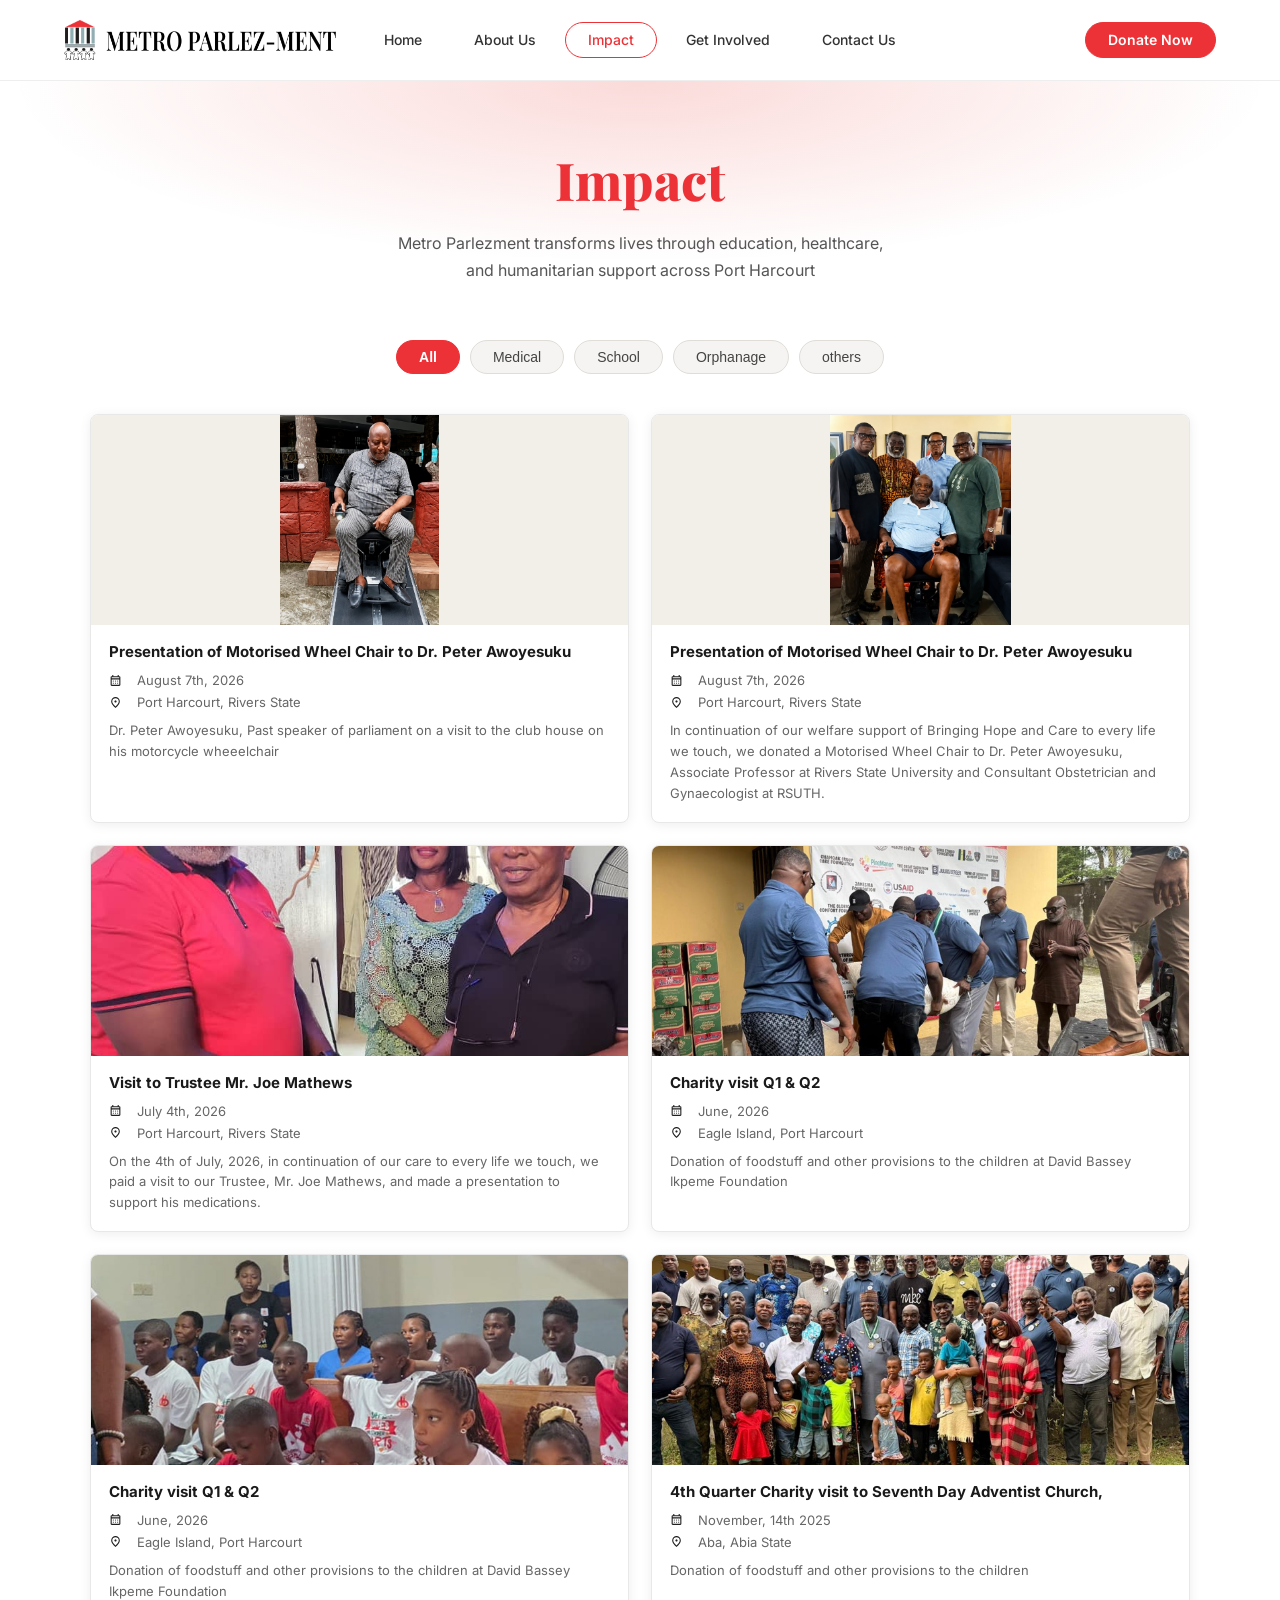
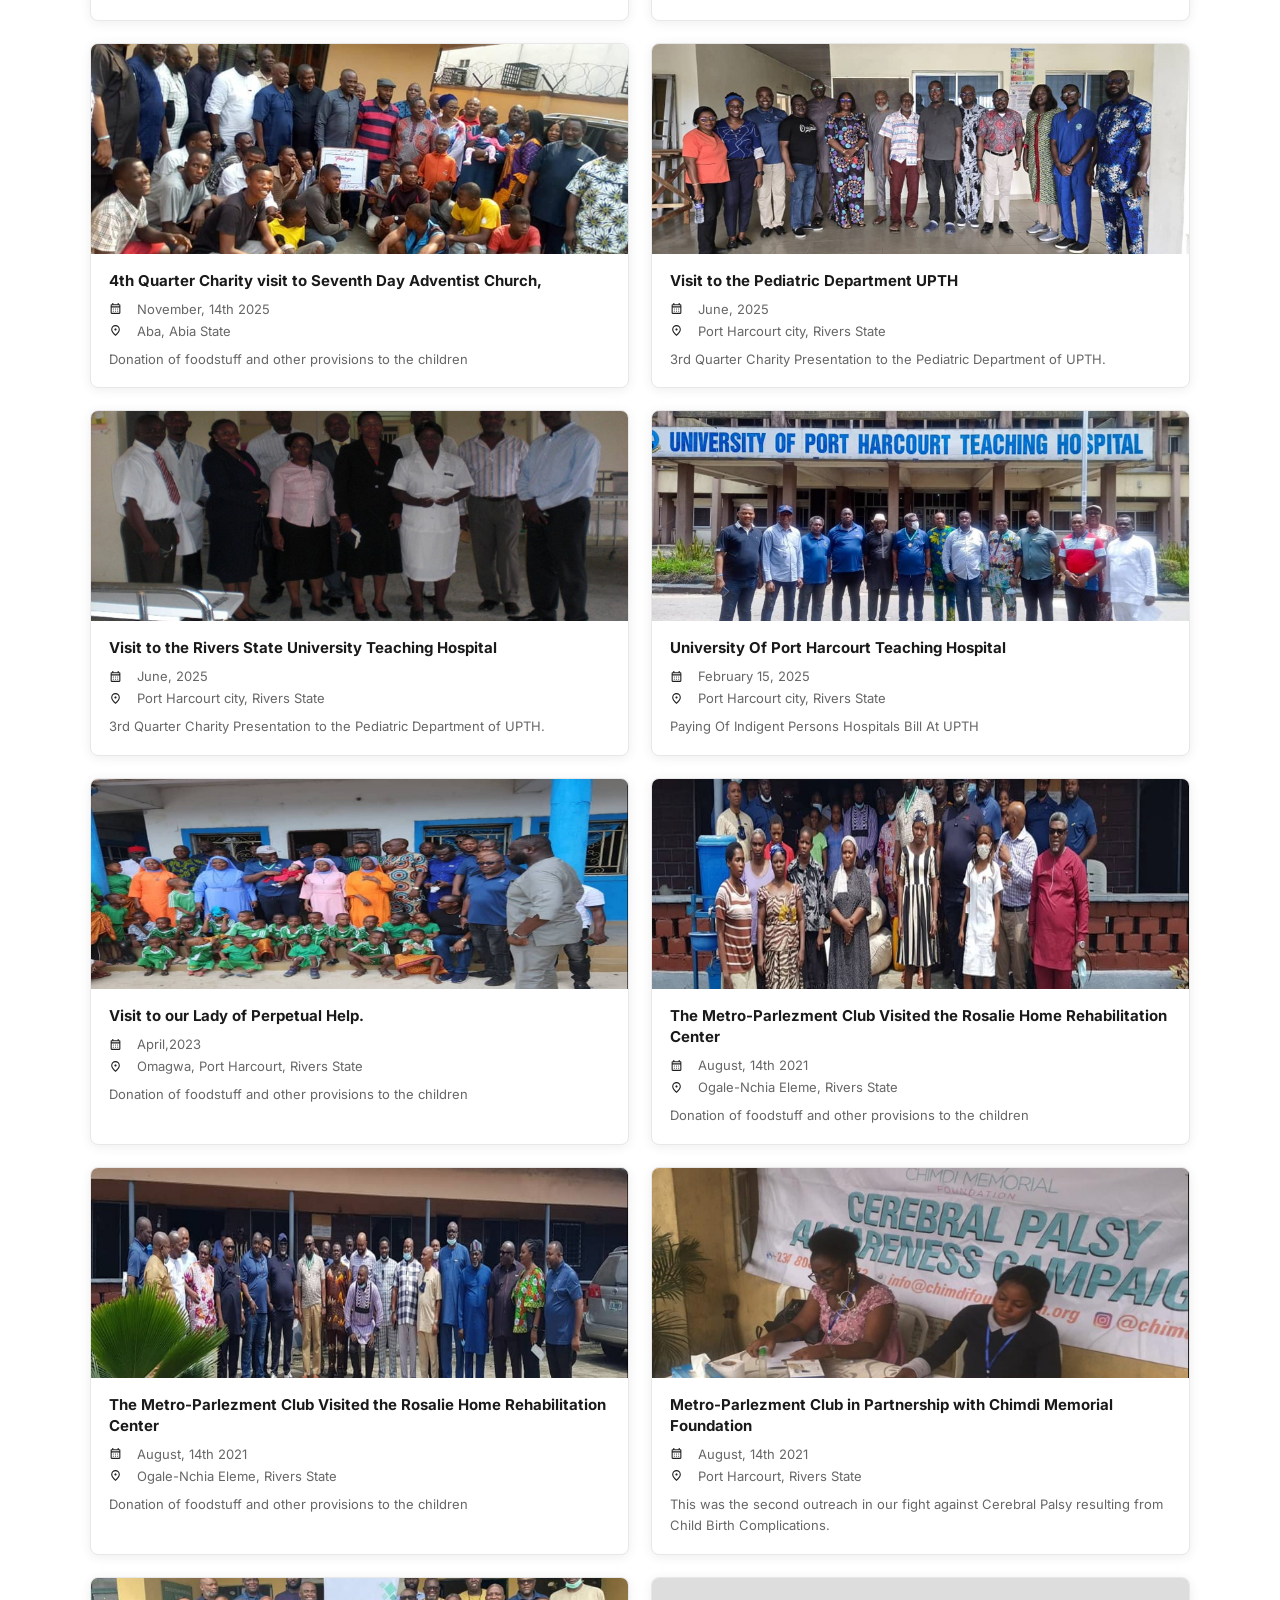
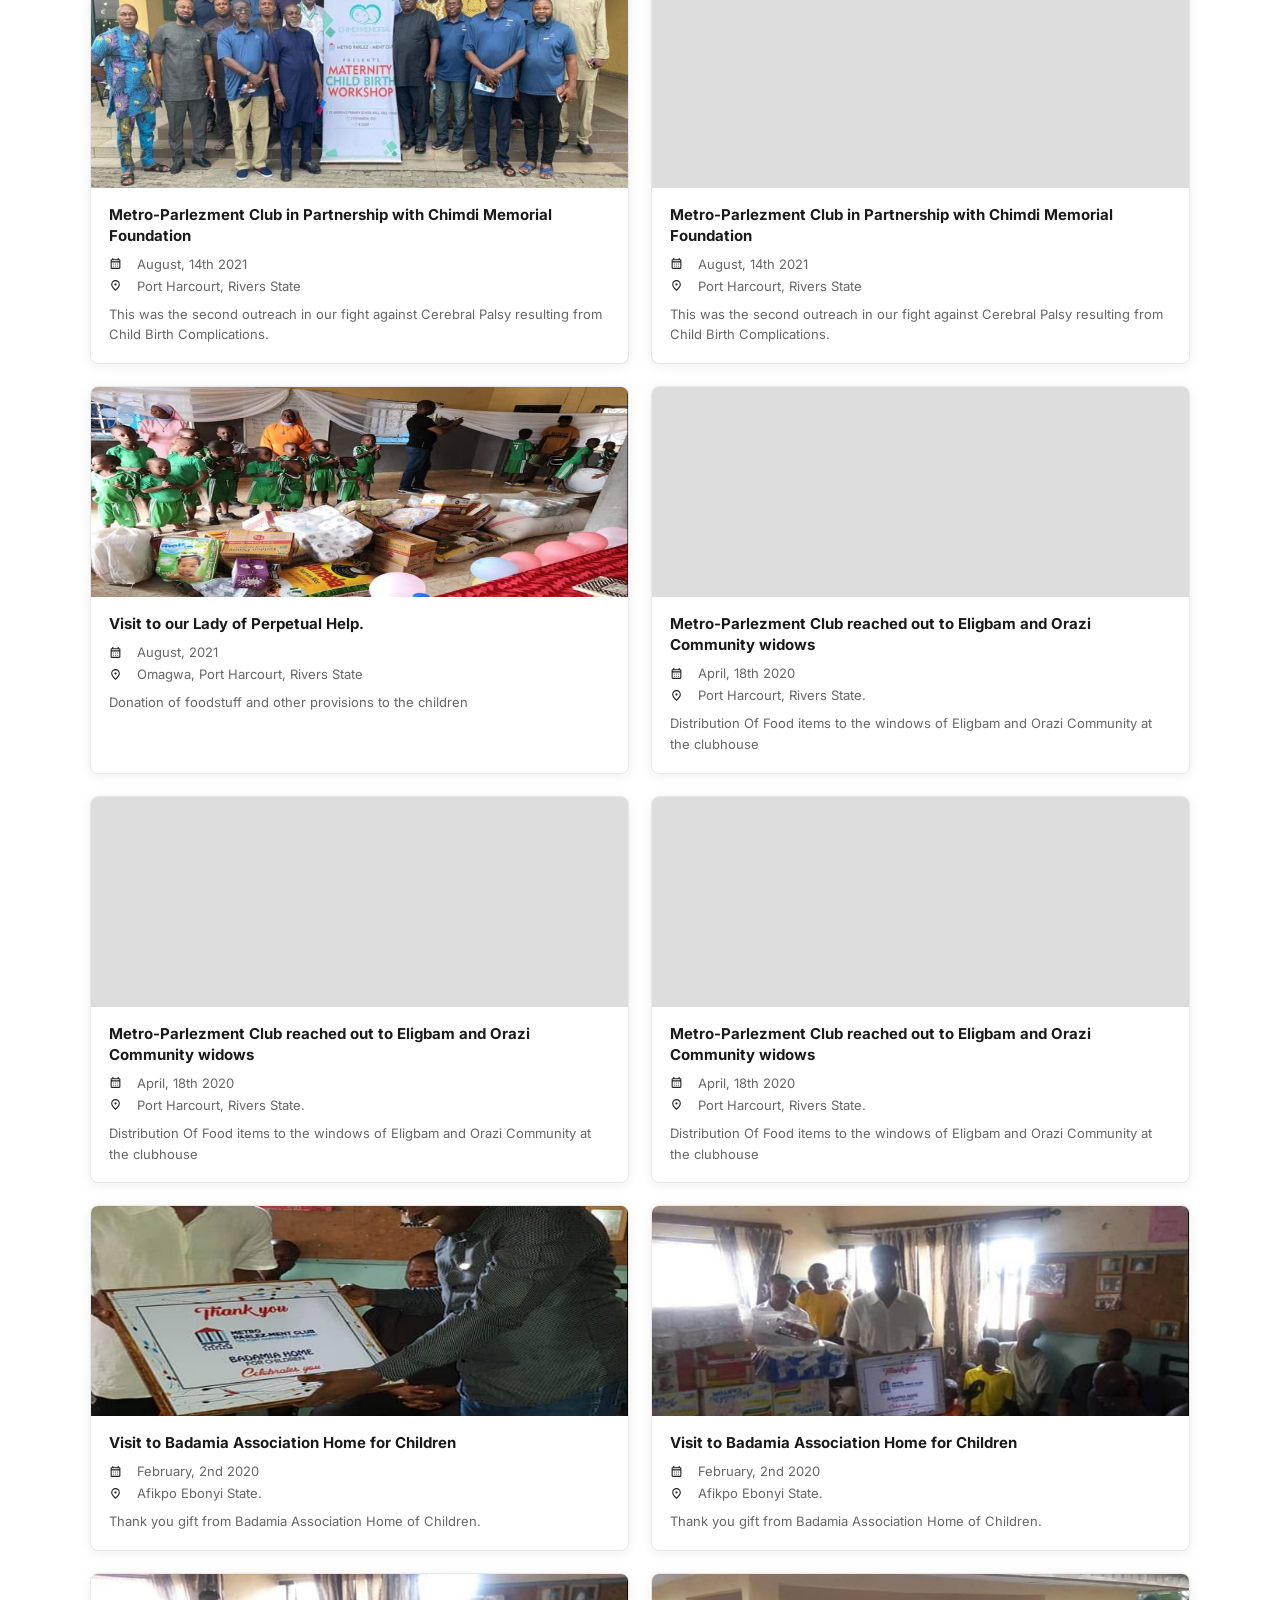
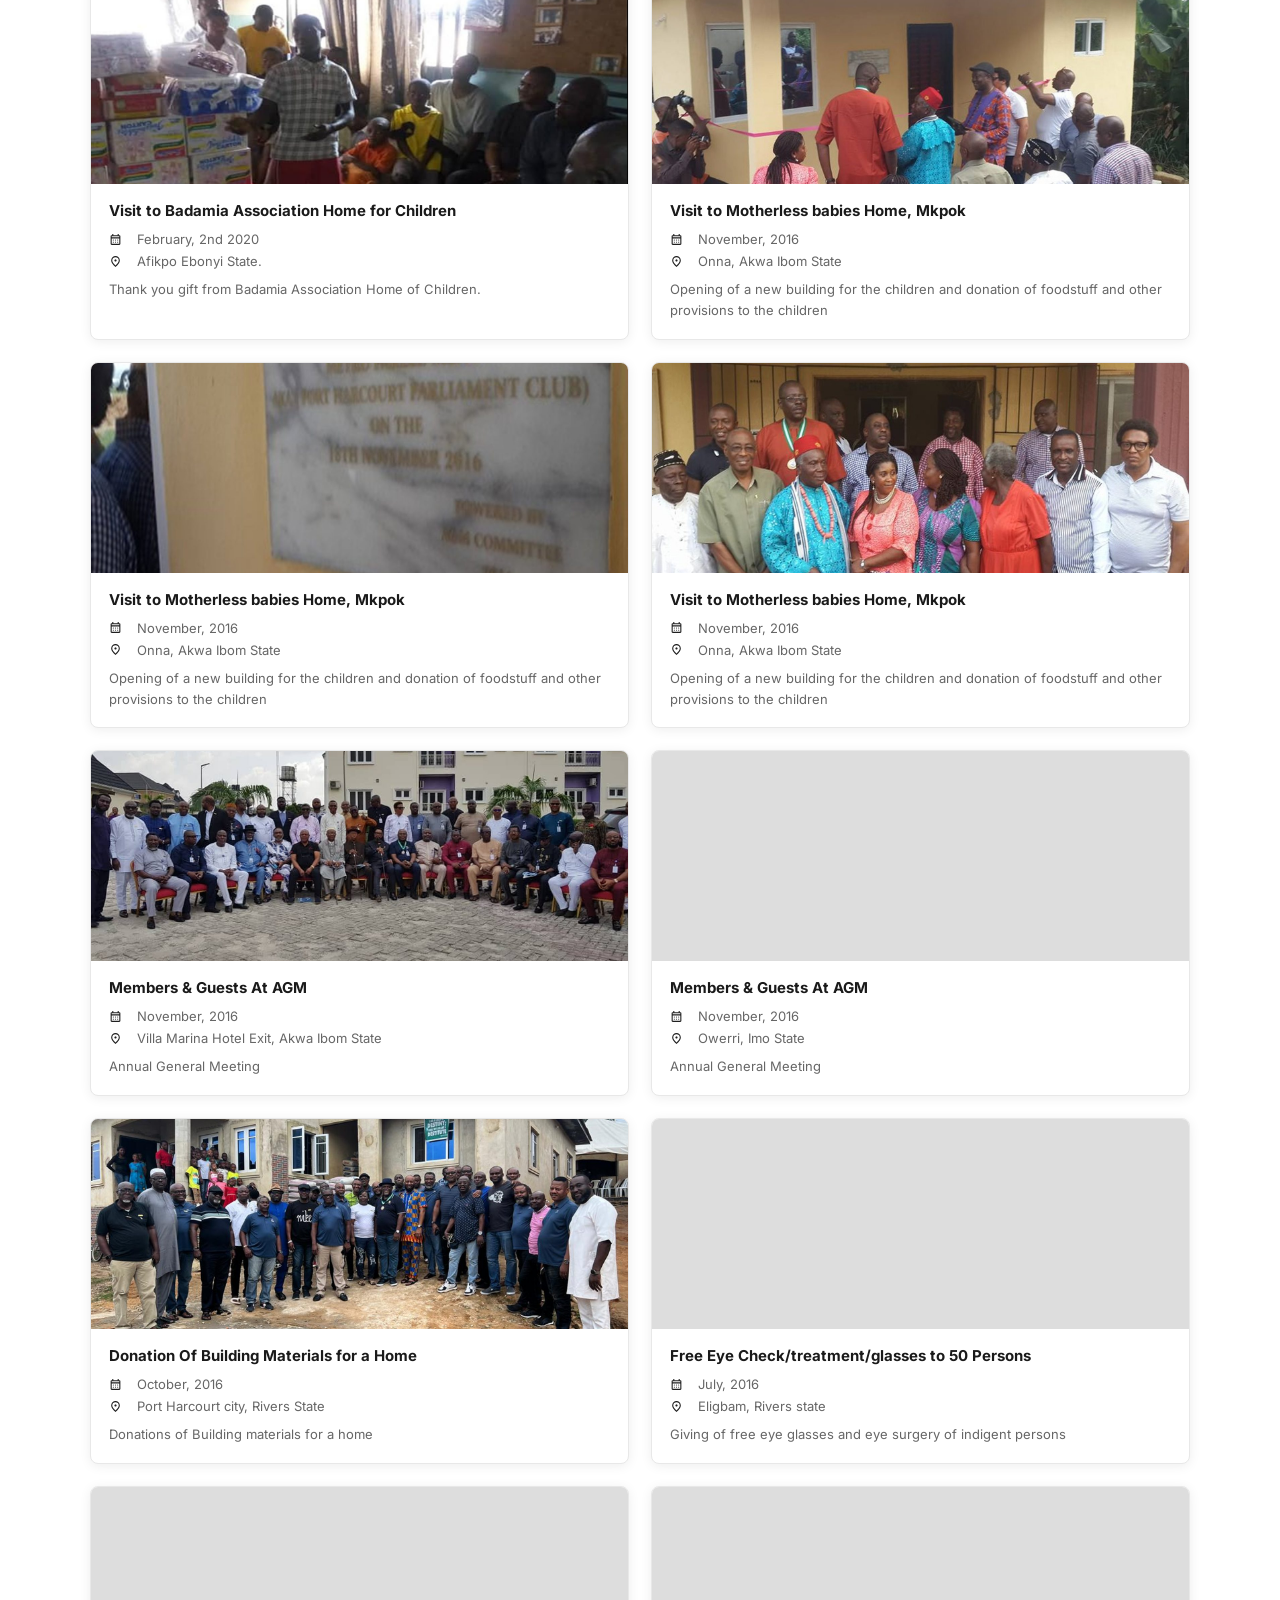
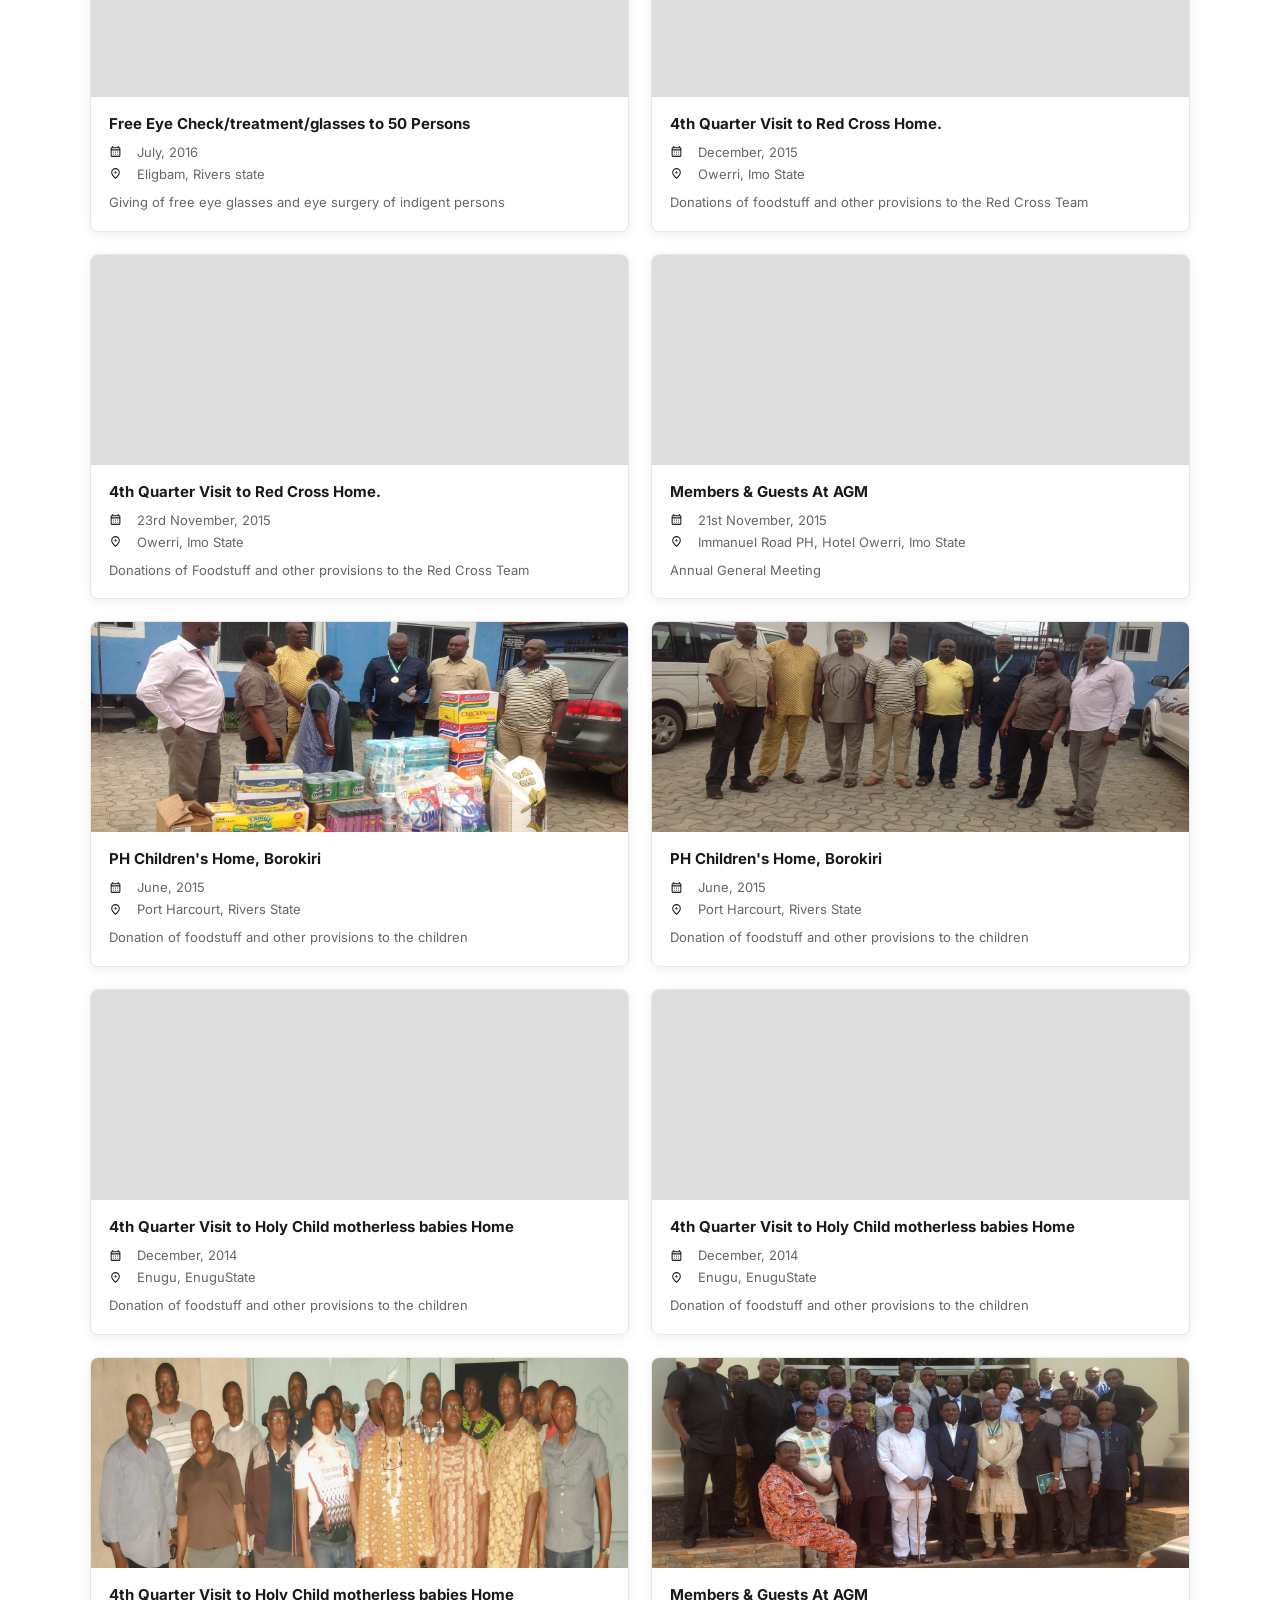
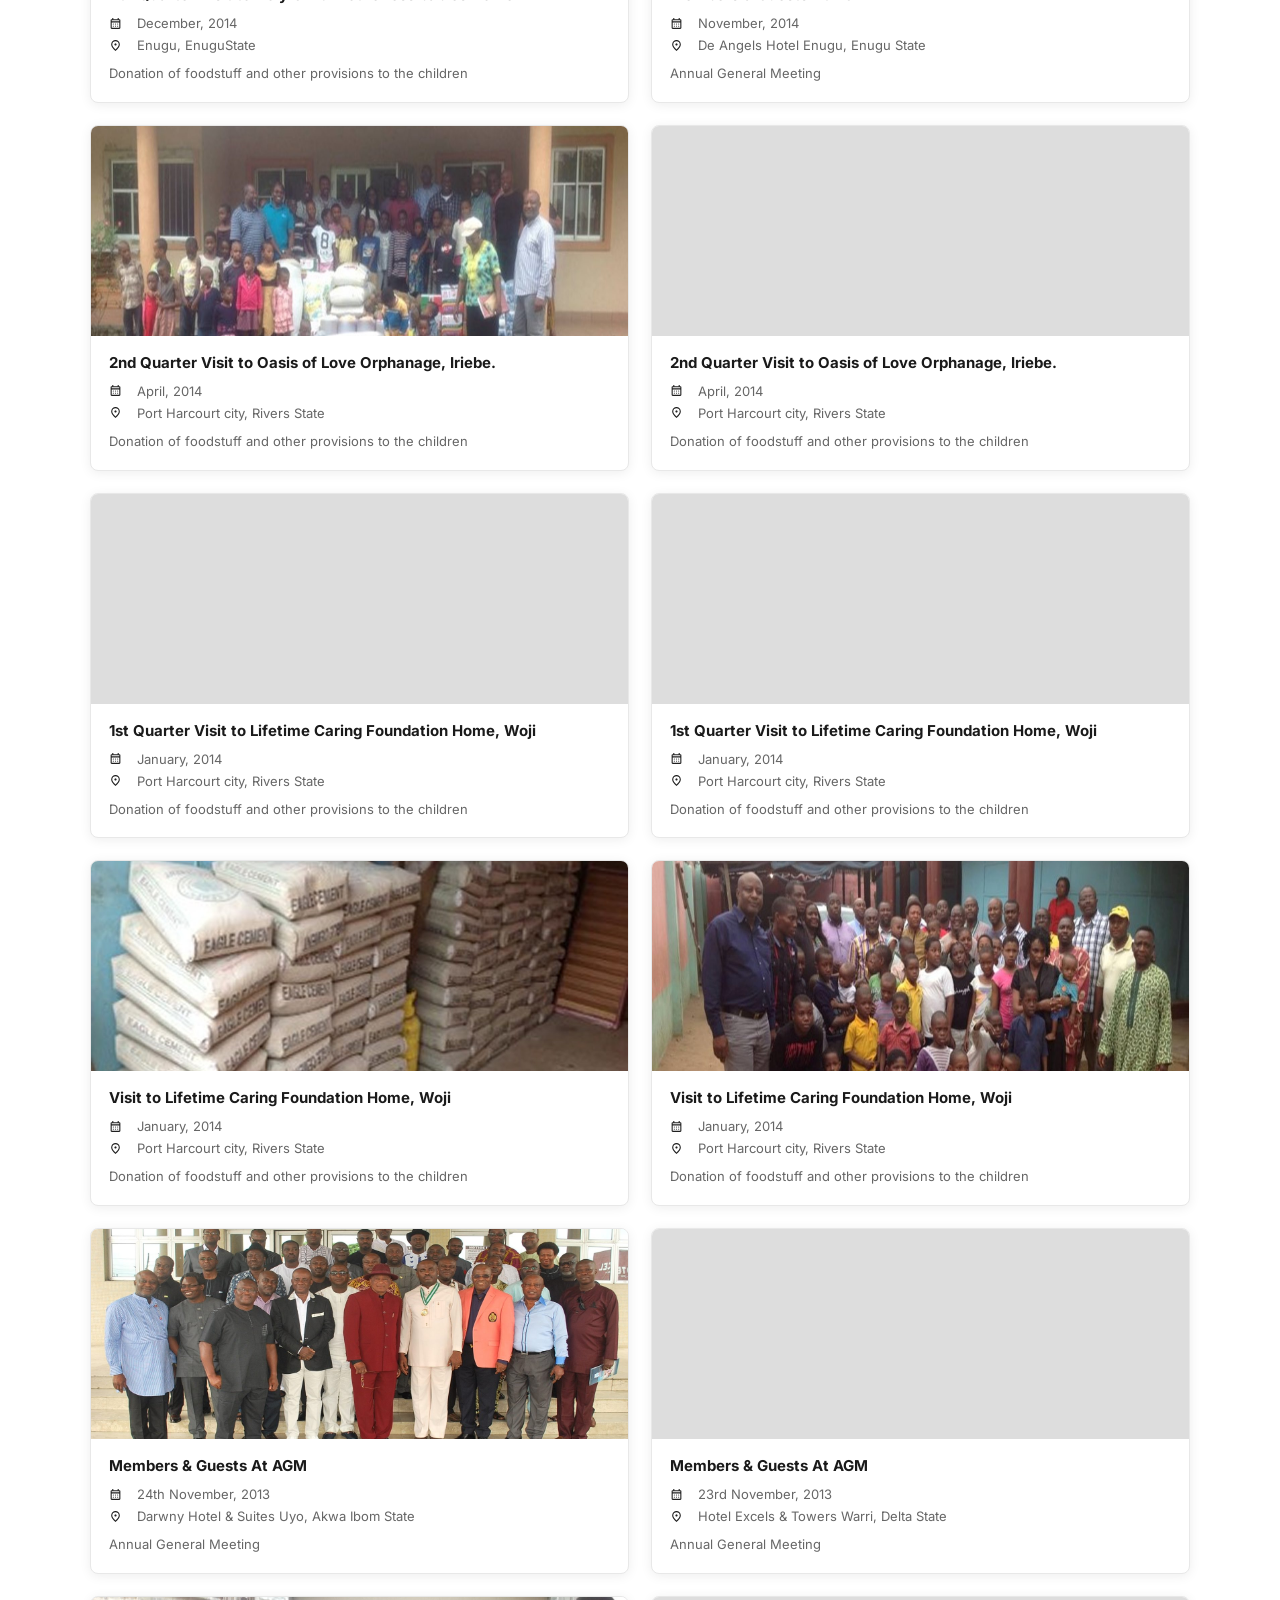
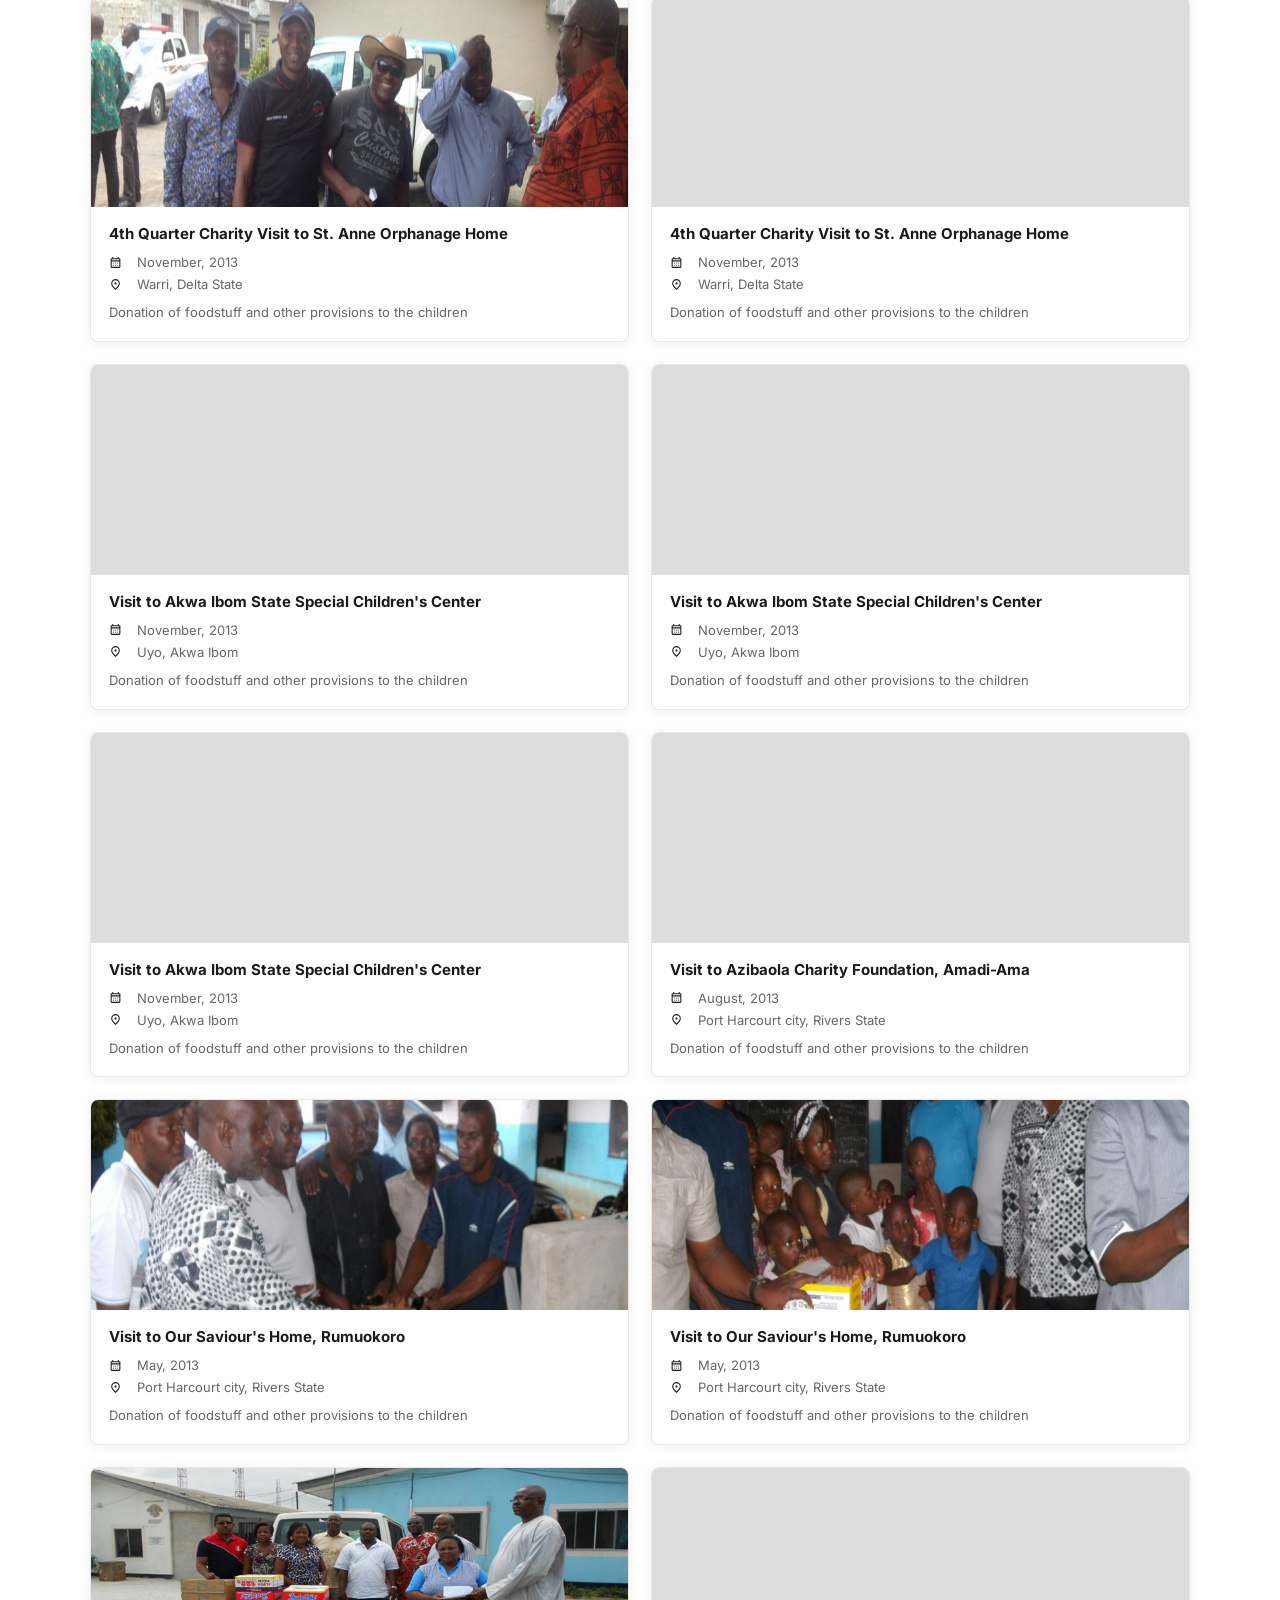
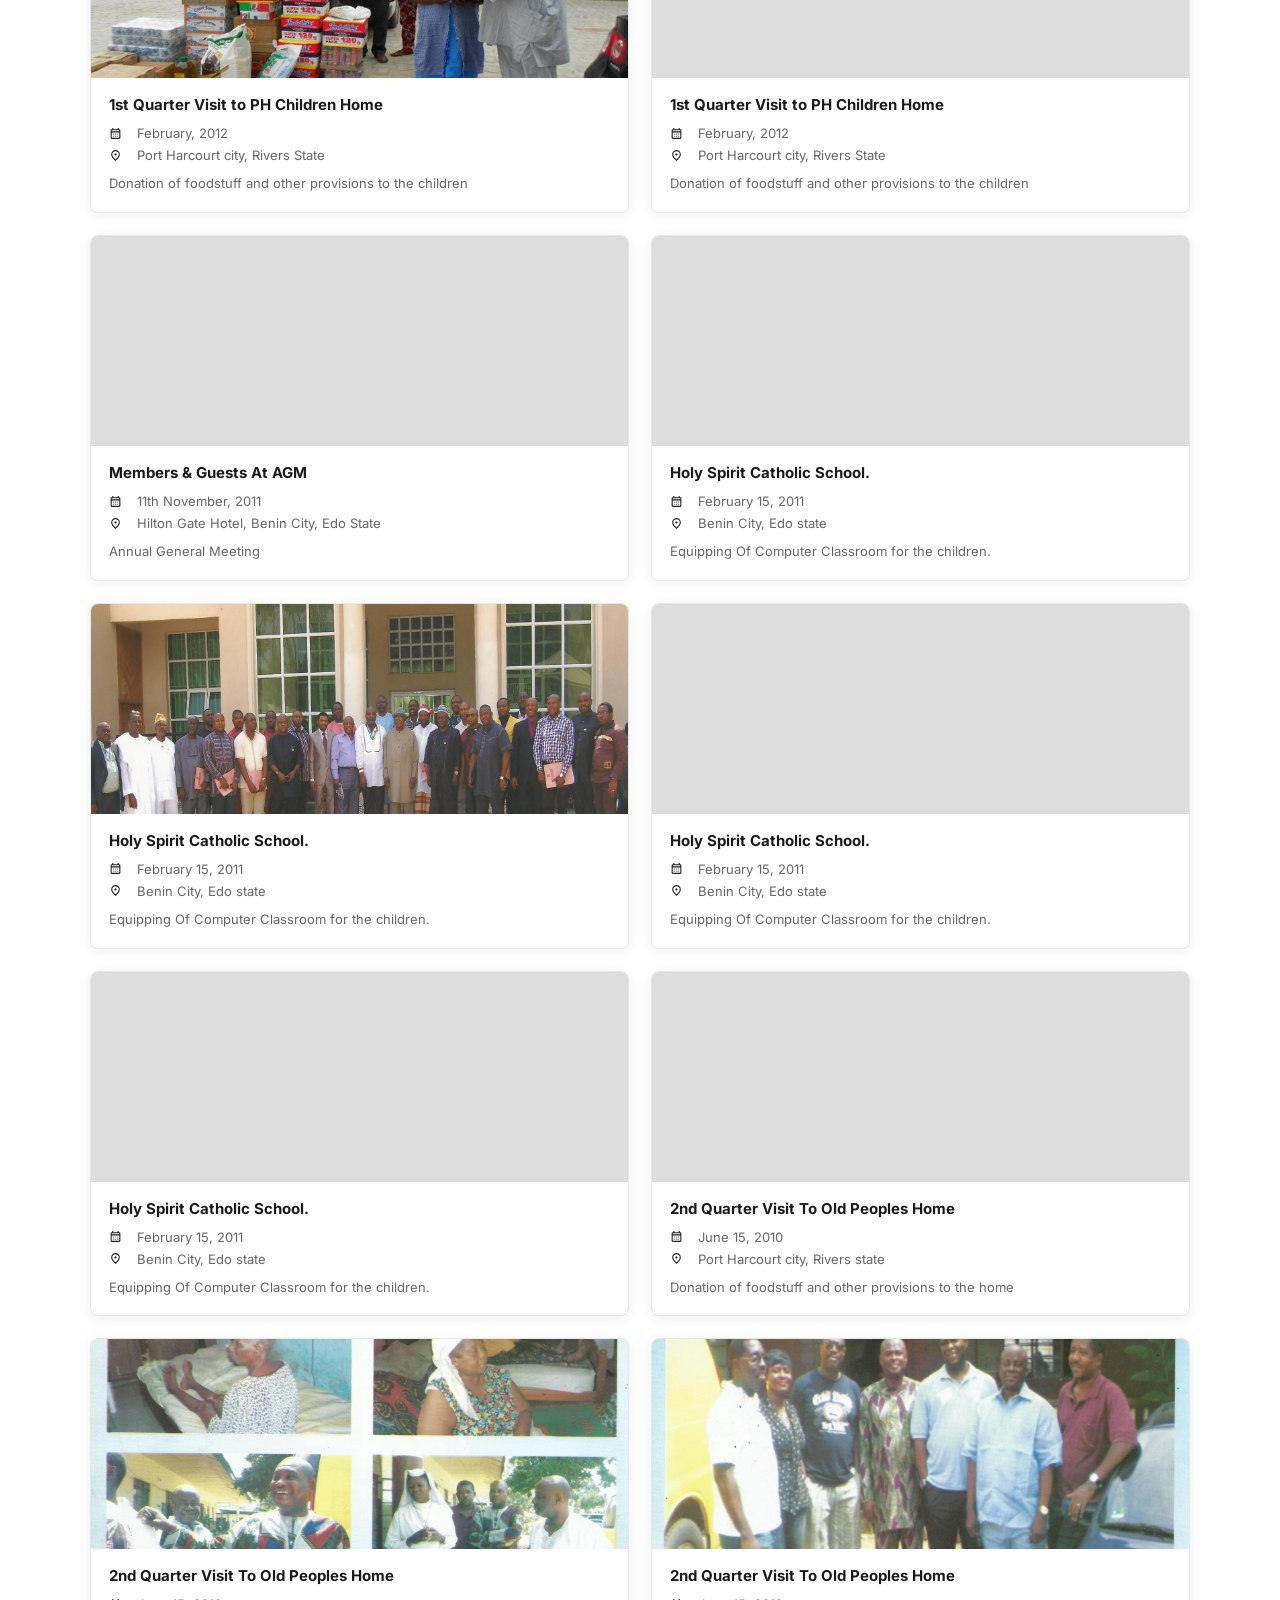
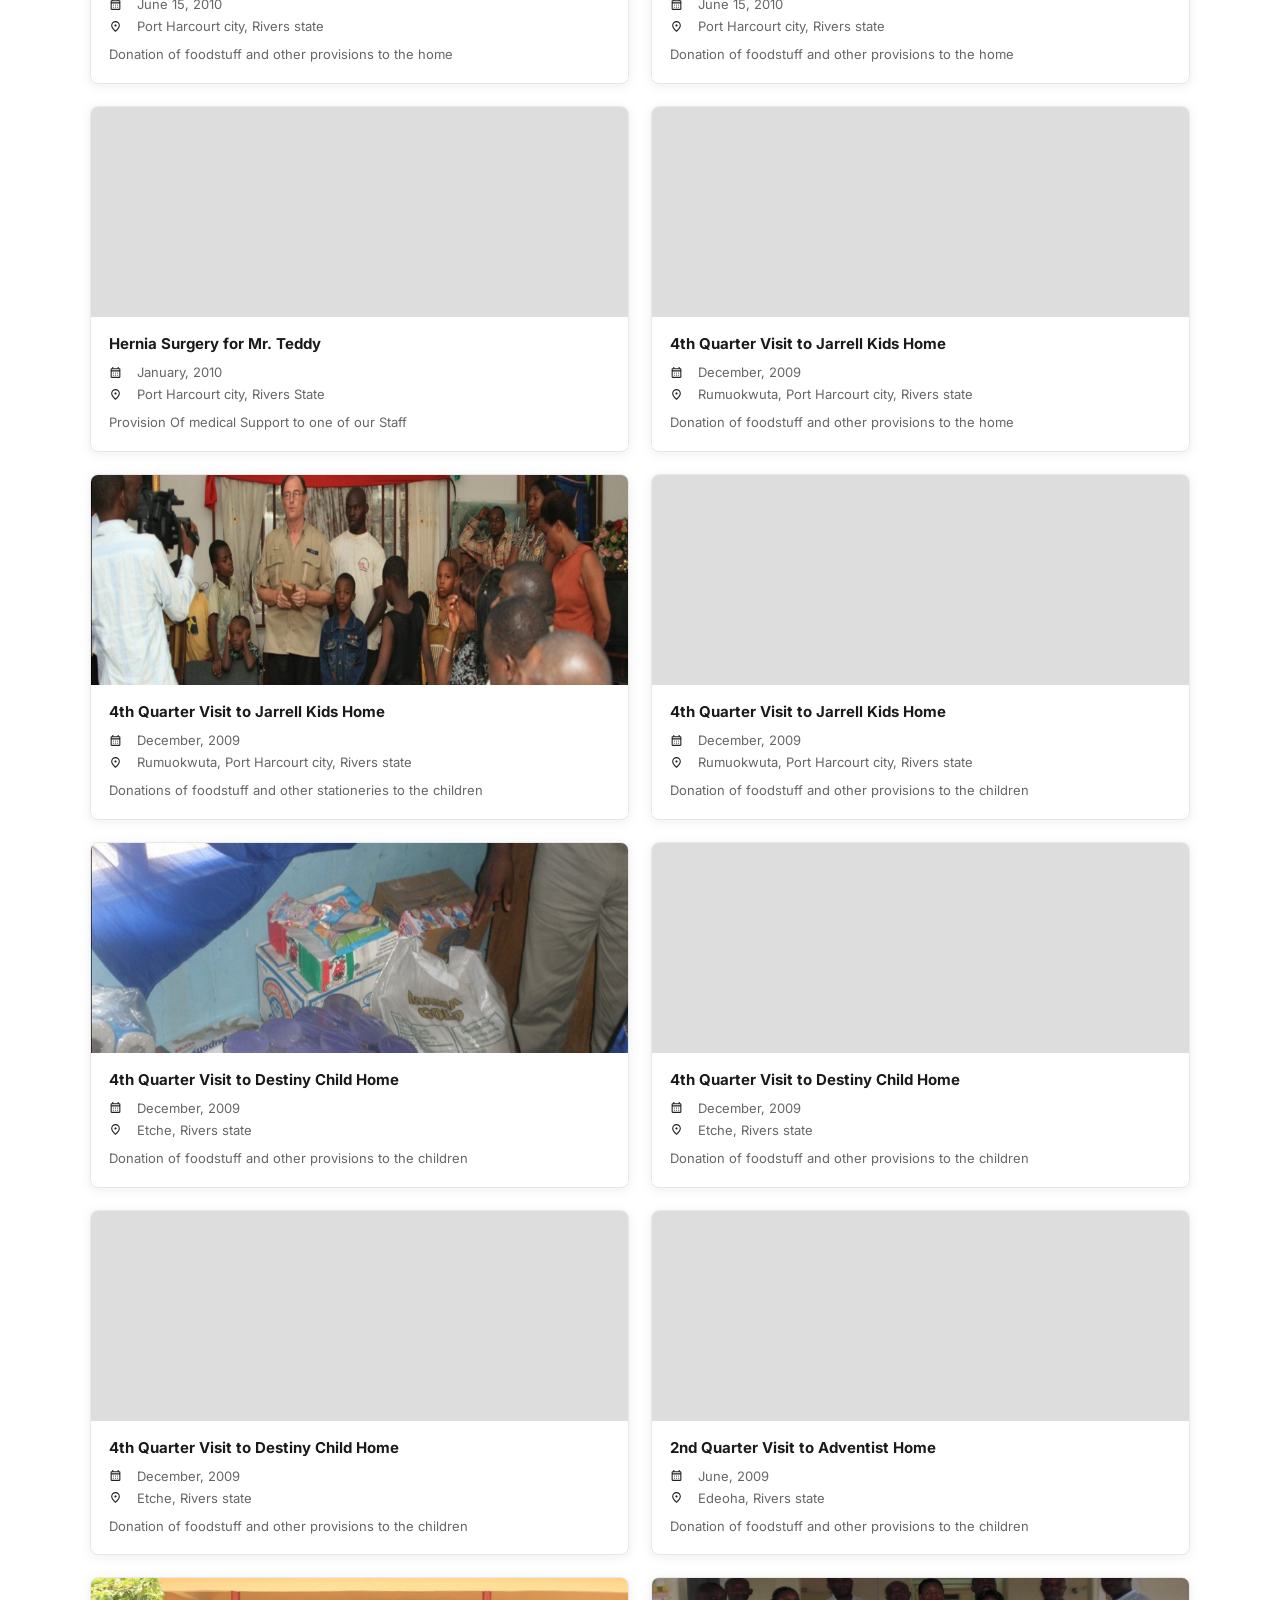
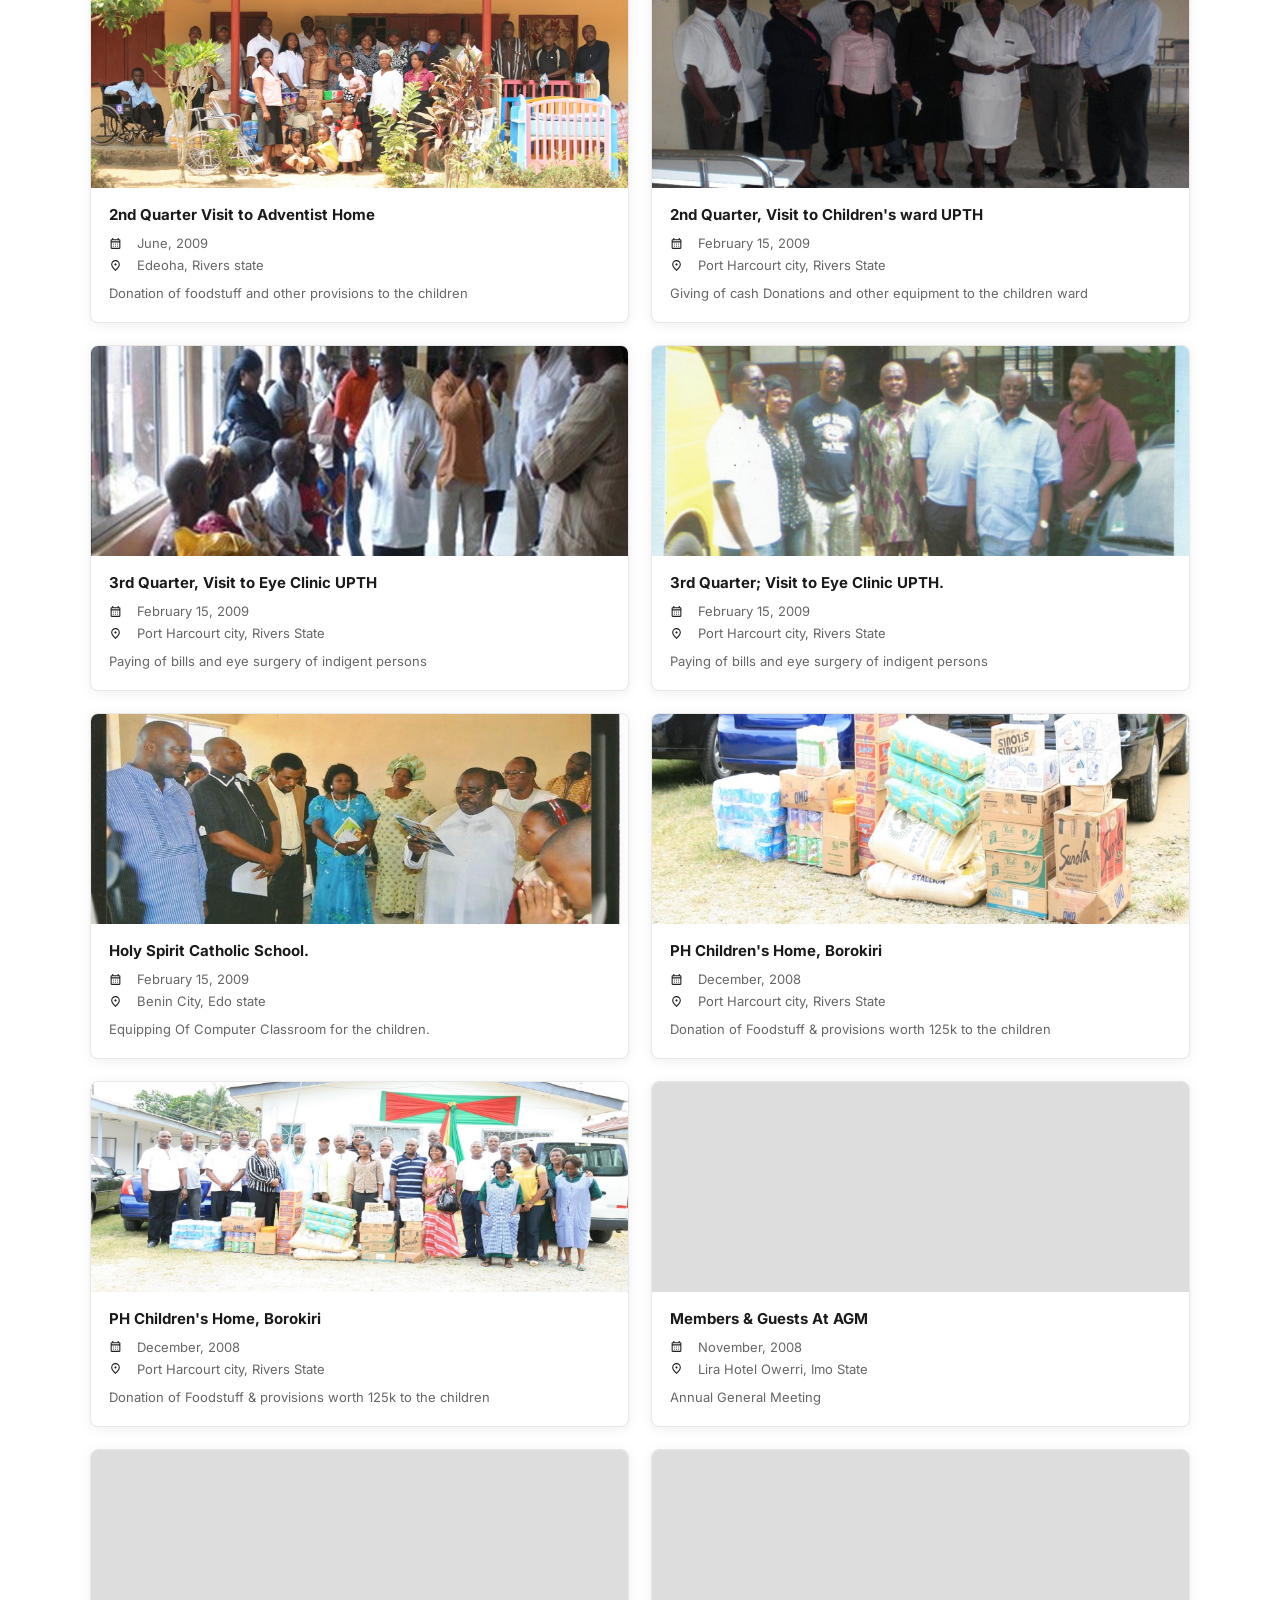
<file: impact.html>
<!doctype html>
<html lang="en">
  <head>
    <meta charset="UTF-8" />
    <meta name="viewport" content="width=device-width, initial-scale=1.0" />
    <meta
      name="description"
      content="Explore Metro Parlez-Ment’s impact stories and outreach programs in Port Harcourt, covering medical care, education support, orphanage care, and community welfare initiatives."
    />
    <meta
      name="keywords"
      content="Metro Parlez-Ment impact, charity impact Port Harcourt, medical outreach Nigeria, orphanage support, school support, humanitarian projects, social impact"
    />
    <meta name="robots" content="index, follow" />
    <meta name="theme-color" content="#ed3237" />
    <meta property="og:type" content="website" />
    <meta property="og:title" content="Our Impact | Metro Parlez-Ment" />
    <meta
      property="og:description"
      content="See how Metro Parlez-Ment is improving lives through outreach, healthcare, education and compassionate support in Port Harcourt."
    />
    <meta property="og:image" content="Asset/Footer Logo.png" />
    <meta property="og:site_name" content="Metro Parlez-Ment" />
    <meta name="twitter:card" content="summary_large_image" />
    <meta name="twitter:title" content="Metro Parlez-Ment Impact" />
    <meta
      name="twitter:description"
      content="Read our stories of impact across medical outreach, school support, orphanage care and community welfare."
    />
    <meta name="twitter:image" content="Asset/Footer Logo.png" />
    <link rel="icon" type="image/png" href="Asset/Footer Logo.png" />
    <title>Impact — Metro Parlez-Ment | Outreach and Community Change</title>
    <link rel="preconnect" href="https://fonts.googleapis.com" />
    <link rel="preconnect" href="https://fonts.gstatic.com" crossorigin />
    <link
      href="https://fonts.googleapis.com/css2?family=Inter:wght@400;500;600;700;800&family=Playfair+Display:wght@600;700;800;900&display=swap"
      rel="stylesheet"
    />
    <style>
      *,
      *::before,
      *::after {
        box-sizing: border-box;
        margin: 0;
        padding: 0;
      }

      :root {
        --red: #ed3237;
        --red-dark: #be2929;
        --footer-bg: #7b1818;
        --radius: 8px;
        --card-shadow: 0 2px 12px rgba(0, 0, 0, 0.07);
      }

      body {
        font-family: "Inter", sans-serif;
        color: #1a1a1a;
        background: #fff;
      }
      h1,
      h2 {
        font-family: "Playfair Display", Georgia, serif;
        color: #020c0a;
      }
      a {
        text-decoration: none;
        color: inherit;
      }
      ul {
        list-style: none;
      }
      img {
        display: block;
        max-width: 100%;
      }

      /* ── NAVBAR ── */
      .nav-logo {
        display: flex;
        align-items: center;
        gap: 8px;
        font-weight: 800;
        font-size: 13px;
        letter-spacing: 0.5px;
        text-transform: uppercase;
      }

      /* ── HERO ── */
      .hero {
        position: relative;
        text-align: center;
        padding: 64px 60px 56px;
        overflow: hidden;
      }
      .hero::before {
        content: "";
        position: absolute;
        inset: 0;
        background: radial-gradient(
          ellipse 70% 100% at 50% 0%,
          rgba(229, 53, 45, 0.18) 0%,
          rgba(255, 255, 255, 0) 70%
        );
        pointer-events: none;
      }
      .hero h1 {
        font-size: 52px;
        font-weight: 800;
        color: var(--red);
        margin-bottom: 16px;
        position: relative;
      }
      .hero p {
        font-size: 16px;
        color: #555;
        line-height: 1.7;
        max-width: 500px;
        margin: 0 auto;
        position: relative;
      }

      /* ── FILTER TABS ── */
      .filter-bar {
        display: flex;
        justify-content: center;
        align-items: center;
        gap: 10px;
        padding: 0 60px 40px;
        flex-wrap: wrap;
      }
      .filter-btn {
        padding: 8px 22px;
        border-radius: 24px;
        font-size: 14px;
        font-weight: 500;
        cursor: pointer;
        background: #f5f4f2;
        border: 1.5px solid #e0ddd8;
        color: #444;
        transition: all 0.2s;
      }
      .filter-btn:hover {
        border-color: #bbb;
      }
      .filter-btn.active {
        background: var(--red);
        border-color: var(--red);
        color: #fff;
        font-weight: 600;
      }

      /* ── CARDS GRID ── */
      .cards-container {
        padding: 0 60px 80px;
      }
      .cards-grid {
        display: grid;
        grid-template-columns: 1fr 1fr;
        gap: 22px;
        max-width: 1100px;
        margin: 0 auto;
      }

      .impact-card {
        border: 1px solid #e8e8e8;
        border-radius: var(--radius);
        overflow: hidden;
        box-shadow: var(--card-shadow);
        background: #fff;
        transition:
          transform 0.2s,
          box-shadow 0.2s;
      }
      .impact-card:hover {
        transform: translateY(-2px);
        box-shadow: 0 6px 20px rgba(0, 0, 0, 0.1);
      }

      .card-img {
        width: 100%;
        height: 210px;
        overflow: hidden;
        background: #ddd;
      }
      .card-img img {
        width: 100%;
        height: 100%;
        object-fit: cover;
      }
      .card-img img[src*="Dr Peter"] {
        object-fit: contain !important;
        object-position: center top !important;
        background: #f2efe9;
      }
      .card-img-placeholder {
        width: 100%;
        height: 100%;
        display: flex;
        align-items: center;
        justify-content: center;
      }

      .card-body {
        padding: 16px 18px 18px;
      }

      .card-body h3 {
        font-size: 15px;
        font-weight: 700;
        margin-bottom: 10px;
        line-height: 1.4;
      }

      .card-meta {
        display: flex;
        flex-direction: column;
        gap: 6px;
        margin-bottom: 10px;
      }
      .card-meta-row {
        display: flex;
        align-items: center;
        gap: 7px;
        font-size: 13px;
        color: #666;
      }
      .card-meta-row svg,
      .card-meta-row img {
        flex-shrink: 0;
        width: 13px;
        height: 13px;
        display: inline-block;
        margin-right: 8px;
        vertical-align: middle;
      }

      .card-body p {
        font-size: 13px;
        color: #666;
        line-height: 1.6;
      }

      /* hidden cards */
      .impact-card.hidden {
        display: none;
      }

      /* ── FOOTER ── */
      footer {
        background: var(--footer-bg);
        color: #fff;
        padding: 60px 40px 0;
      }
      .footer-grid {
        display: grid;
        grid-template-columns: 1.5fr 1.2fr 1.2fr 1.2fr;
        gap: 50px;
        padding-bottom: 48px;
        max-width: 1320px;
        margin: 0 auto;
      }
      .footer-brand .nav-logo {
        color: #fff;
        margin-bottom: 14px;
      }
      .footer-brand p {
        font-size: 13px;
        color: rgba(255, 255, 255, 0.7);
        line-height: 1.8;
        max-width: 240px;
      }
      .footer-col h4 {
        font-size: 14px;
        font-weight: 700;
        margin-bottom: 18px;
        color: #fff;
      }
      .footer-col ul li {
        margin-bottom: 10px;
      }
      .footer-col ul li a {
        font-size: 13px;
        color: rgba(255, 255, 255, 0.75);
        transition: color 0.2s;
      }
      .footer-col ul li a:hover {
        color: #fff;
      }
      .footer-contact-item {
        display: flex;
        align-items: flex-start;
        gap: 8px;
        margin-bottom: 12px;
        font-size: 13px;
        color: rgba(255, 255, 255, 0.75);
      }
      .footer-contact-item svg {
        margin-top: 2px;
        flex-shrink: 0;
      }
      .social-links {
        display: flex;
        flex-direction: column;
        gap: 10px;
      }
      .social-link {
        display: flex;
        align-items: center;
        gap: 10px;
        font-size: 13px;
        color: rgba(255, 255, 255, 0.75);
        transition: color 0.2s;
      }
      .social-link:hover {
        color: #fff;
      }
      .social-icon {
        width: 32px;
        height: 32px;
        border-radius: 6px;
        background: rgba(255, 255, 255, 0.12);
        display: flex;
        align-items: center;
        justify-content: center;
      }
      .footer-bottom {
        border-top: 1px solid rgba(255, 255, 255, 0.15);
        padding: 18px 0;
        display: flex;
        align-items: center;
        justify-content: space-between;
      }
      .footer-bottom p {
        font-size: 12px;
        color: rgba(255, 255, 255, 0.6);
      }
      .footer-bottom-links {
        display: flex;
        gap: 24px;
      }
      .footer-bottom-links a {
        font-size: 12px;
        color: rgba(255, 255, 255, 0.7);
      }
      .footer-bottom-links a:hover {
        color: #fff;
      }

      /* ── RESPONSIVE ── */
      @media (min-width: 769px) and (max-width: 1024px) {
        .hero {
          padding: 52px 30px 44px;
        }
        .hero h1 {
          font-size: 42px;
        }
        .filter-bar {
          padding: 0 30px 36px;
        }
        .cards-container {
          padding: 0 30px 70px;
        }
        footer {
          padding: 50px 30px 0;
        }
      }
      @media (max-width: 768px) {
        .hero {
          padding: 40px 16px 32px;
        }
        .hero h1 {
          font-size: 34px;
        }
        .hero p {
          font-size: 14px;
        }
        .filter-bar {
          padding: 0 16px 28px;
          gap: 8px;
        }
        .filter-btn {
          padding: 7px 16px;
          font-size: 13px;
        }
        .cards-container {
          padding: 0 16px 60px;
        }
        .cards-grid {
          grid-template-columns: 1fr;
        }
        footer {
          padding: 40px 16px 0;
        }
        .footer-grid {
          grid-template-columns: 1fr;
          gap: 28px;
        }
        .footer-bottom {
          flex-direction: column;
          gap: 8px;
          text-align: center;
          padding: 16px 0;
        }
      }
    </style>
    <link rel="stylesheet" href="nav.css" />
    <script src="nav.js" defer></script>
  </head>
  <body>
    <!-- HERO -->
    <div class="hero">
      <h1>Impact</h1>
      <p>
        Metro Parlezment transforms lives through education, healthcare, and
        humanitarian support across Port Harcourt
      </p>
    </div>

    <!-- FILTER TABS -->
    <div class="filter-bar">
      <button class="filter-btn active" data-filter="all">All</button>
      <button class="filter-btn" data-filter="medical">Medical</button>
      <button class="filter-btn" data-filter="school">School</button>
      <button class="filter-btn" data-filter="orphanage">Orphanage</button>
      <button class="filter-btn" data-filter="others">others</button>
    </div>

    <!-- CARDS -->
    <div class="cards-container">
      <div class="cards-grid" id="cardsGrid"></div>
    </div>

    <!-- FOOTER -->
    <footer>
      <div class="footer-grid">
        <div class="footer-brand">
          <div class="nav-logo" style="color: #fff; margin-bottom: 14px">
            <img
              src="Asset/Footer Logo.png"
              alt="Metro Parlez-Ment"
              style="height: 36px; width: auto"
            />
          </div>
          <p>
            Transforming lives through humanitarian outreach, supporting
            vulnerable communities with compassion and dedication.
          </p>
        </div>
        <div class="footer-col">
          <h4>Quick Links</h4>
          <ul>
            <li><a href="index.html">Home</a></li>
            <li><a href="about.html">About Us</a></li>
            <li><a href="impact.html">Impact</a></li>
            <li><a href="index.html#involved">Get Involved</a></li>
            <li><a href="index.html#contact">Contact Us</a></li>
          </ul>
        </div>
        <div class="footer-col">
          <h4>Contact Us</h4>
          <div class="footer-contact-item">
            <svg
              width="13"
              height="13"
              viewBox="0 0 24 24"
              fill="none"
              stroke="rgba(255,255,255,0.7)"
              stroke-width="2"
            >
              <path
                d="M4 4h16c1.1 0 2 .9 2 2v12c0 1.1-.9 2-2 2H4c-1.1 0-2-.9-2-2V6c0-1.1.9-2 2-2z"
              />
              <polyline points="22,6 12,13 2,6" />
            </svg>
            Metroparlezment@Gmail.Com
          </div>
          <div class="footer-contact-item">
            <svg
              width="13"
              height="13"
              viewBox="0 0 24 24"
              fill="none"
              stroke="rgba(255,255,255,0.7)"
              stroke-width="2"
            >
              <path
                d="M22 16.92v3a2 2 0 0 1-2.18 2 19.79 19.79 0 0 1-8.63-3.07A19.5 19.5 0 0 1 4.69 12 19.79 19.79 0 0 1 1.62 3.38 2 2 0 0 1 3.6 1.18h3a2 2 0 0 1 2 1.72c.127.96.361 1.903.7 2.81a2 2 0 0 1-.45 2.11L7.91 8.77a16 16 0 0 0 6.29 6.29l.95-.95a2 2 0 0 1 2.11-.45c.907.339 1.85.573 2.81.7A2 2 0 0 1 22 16.92z"
              />
            </svg>
            +2348033260669
          </div>
        </div>
        <div class="footer-col">
          <h4>Social Media</h4>
          <div class="social-links">
            <a href="#" class="social-link">
              <div class="social-icon">
                <svg
                  width="16"
                  height="16"
                  viewBox="0 0 24 24"
                  fill="none"
                  stroke="#fff"
                  stroke-width="2"
                >
                  <rect x="2" y="2" width="20" height="20" rx="5" />
                  <path d="M16 11.37A4 4 0 1 1 12.63 8 4 4 0 0 1 16 11.37z" />
                  <line x1="17.5" y1="6.5" x2="17.51" y2="6.5" />
                </svg>
              </div>
              Instagram
            </a>
            <a
              href="https://www.facebook.com/share/g/1DK2ty9PqH/"
              class="social-link"
              target="_blank"
              rel="noopener"
            >
              <div class="social-icon">
                <svg
                  width="16"
                  height="16"
                  viewBox="0 0 24 24"
                  fill="none"
                  stroke="#fff"
                  stroke-width="2"
                >
                  <path
                    d="M18 2h-3a5 5 0 0 0-5 5v3H7v4h3v8h4v-8h3l1-4h-4V7a1 1 0 0 1 1-1h3z"
                  />
                </svg>
              </div>
              Facebook
            </a>
          </div>
        </div>
      </div>
      <div class="footer-bottom">
        <p>&copy; Metro Parlez-ment 2026. All Rights Reserved</p>
        <div class="footer-bottom-links">
          <a href="#">Privacy Policy</a>
          <a href="#">Terms and Conditions</a>
        </div>
      </div>
    </footer>

    <script>
      // ── SVG placeholder colours per category
      const colours = {
        medical: ["#b8d4e8", "#7aa4c4"],
        school: ["#c4d4b8", "#7aa47a"],
        orphanage: ["#e8d4b8", "#c4946a"],
        others: ["#d4b8e8", "#9a6ac4"],
      };

      function placeholder(cat, label) {
        const [c1, c2] = colours[cat] || ["#ddd", "#aaa"];
        return `<div class="card-img-placeholder" style="background:linear-gradient(135deg,${c1},${c2});">
        <svg width="60" height="60" viewBox="0 0 60 60" fill="none">
          <rect width="60" height="60" rx="8" fill="rgba(255,255,255,0.15)"/>
          <text x="30" y="36" font-family="sans-serif" font-size="10" fill="rgba(255,255,255,0.7)" text-anchor="middle">${label}</text>
        </svg>
      </div>`;
      }

      const calIcon = `<img loading="lazy" decoding="async" src="Asset/Icon/calendar_month_24dp_1F1F1F_FILL0_wght400_GRAD0_opsz24.svg" width="13" height="13" alt="date" />`;
      const pinIcon = `<img loading="lazy" decoding="async" src="Asset/Icon/location_on_24dp_1F1F1F_FILL0_wght400_GRAD0_opsz24.svg" width="13" height="13" alt="location" />`;

      // ── All impact data
      const items = [
        // MEDICAL
        {
          cat: "medical",
          title: "2nd Quarter, Visit to Children's ward UPTH",
          date: "February 15, 2009",
          location: "Port Harcourt city, Rivers State",
          desc: "Giving of cash Donations and other equipment to the children ward",
          img: "Asset/Impact medical/2nd Quarter, Visit to Children's ward UPTH.jpg",
        },
        {
          cat: "medical",
          title: "3rd Quarter, Visit to Eye Clinic UPTH",
          date: "February 15, 2009",
          location: "Port Harcourt city, Rivers State",
          desc: "Paying of bills and eye surgery of indigent persons",
          img: "Asset/Impact medical/3rd Quarter, Visit to Eye Clinic UPTH.jpg",
        },

        {
          cat: "medical",
          title: "3rd Quarter; Visit to Eye Clinic UPTH.",
          date: "February 15, 2009",
          location: "Port Harcourt city, Rivers State",
          desc: "Paying of bills and eye surgery of indigent persons",
          img: "Asset/Impact medical/3rd Quarter; Visit to Eye Clinic UPTH..jpg",
        },
        {
          cat: "medical",
          title: "Hernia Surgery for Mr. Teddy",
          date: "January, 2010",
          location: "Port Harcourt city, Rivers State",
          desc: "Provision Of medical Support to one of our Staff",
          img: "Asset/Impact medical/Hernia Surgery for Mr. Teddy.jpg",
        },
        {
          cat: "medical",
          title: "Free Eye Check/treatment/glasses to 50 Persons",
          date: "July, 2016",
          location: "Eligbam, Rivers state",
          desc: "Giving of free eye glasses and eye surgery of indigent persons",
          img: "Asset/Impact medical/glasses to 50 Persons.jpg",
        },
        {
          cat: "medical",
          title: "Free Eye Check/treatment/glasses to 50 Persons",
          date: "July, 2016",
          location: "Eligbam, Rivers state",
          desc: "Giving of free eye glasses and eye surgery of indigent persons",
          img: "Asset/Impact medical/glasses to 50 Persons 2.jpg",
        },
        {
          cat: "medical",
          title: "University Of Port Harcourt Teaching Hospital",
          date: "February 15, 2025",
          location: "Port Harcourt city, Rivers State",
          desc: "Paying Of Indigent Persons Hospitals Bill At UPTH",
          img: "Asset/Impact medical/University Of Port Harcourt Teaching Hospital.jpg",
        },
        {
          cat: "medical",
          title: "Visit to the Pediatric Department UPTH",
          date: "June, 2025",
          location: "Port Harcourt city, Rivers State",
          desc: "3rd Quarter Charity Presentation to the Pediatric Department of UPTH.",
          img: "Asset/Impact medical/Visit to the Pediatric Department UPTH.jpg",
        },
        {
          cat: "medical",
          title: "Visit to the Rivers State University Teaching Hospital",
          date: "June, 2025",
          location: "Port Harcourt city, Rivers State",
          desc: "3rd Quarter Charity Presentation to the Pediatric Department of UPTH.",
          img: "Asset/Impact medical/2nd Quarter, Visit to Children's ward UPTH 2.jpg",
        },

        // SCHOOL
        {
          cat: "school",
          title: "Holy Spirit Catholic School.",
          date: "February 15, 2011",
          location: "Benin City, Edo state",
          desc: "Equipping Of Computer Classroom for the children.",
          img: "Asset/impact school/Rectangle 2.jpg",
        },
        {
          cat: "school",
          title: "Holy Spirit Catholic School.",
          date: "February 15, 2009",
          location: "Benin City, Edo state",
          desc: "Equipping Of Computer Classroom for the children.",
          img: "Asset/impact school/Rectangle 3.jpg",
        },
        {
          cat: "school",
          title: "Holy Spirit Catholic School.",
          date: "February 15, 2011",
          location: "Benin City, Edo state",
          desc: "Equipping Of Computer Classroom for the children.",
          img: "Asset/impact school/Rectangle 4.jpg",
        },
        {
          cat: "school",
          title: "Holy Spirit Catholic School.",
          date: "February 15, 2011",
          location: "Benin City, Edo state",
          desc: "Equipping Of Computer Classroom for the children.",
          img: "Asset/impact school/Rectangle 5.jpg",
        },
        {
          cat: "school",
          title: "Holy Spirit Catholic School.",
          date: "February 15, 2011",
          location: "Benin City, Edo state",
          desc: "Equipping Of Computer Classroom for the children.",
          img: "Asset/impact school/Rectangle 6.jpg",
        },

        // ORPHANAGE
        {
          cat: "orphanage",
          title: "PH Children's Home, Borokiri",
          date: "December, 2007",
          location: "Port Harcourt city, Rivers state",
          desc: "Donation of Foodstuff & provisions worth of 170k to the children",
          img: "Asset/impact orphanage/Ph childrens home borokiri 2007.jpg",
        },
        {
          cat: "orphanage",
          title: "PH Children's Home, Borokiri",
          date: "December, 2007",
          location: "Port Harcourt city, Rivers state",
          desc: "Donation of Foodstuff & provisions worth of 170k to the children",
          img: "Asset/impact orphanage/Ph childrens home borokiri 2007 2.jpg",
        },
        {
          cat: "orphanage",
          title: "PH Children's Home, Borokiri",
          date: "December, 2007",
          location: "Port Harcourt city, Rivers State",
          desc: "Donations of Foodstuff & provisions worth 170k to the children",
          img: "Asset/impact orphanage/Ph childrens home borokiri 2007 3.jpg",
        },
        {
          cat: "orphanage",
          title: "PH Children's Home, Borokiri",
          date: "December, 2007",
          location: "Port Harcourt city, Rivers State",
          desc: "Donations of Foodstuff & provisions worth 170k to the children",
          img: "Asset/impact orphanage/Ph childrens home borokiri 2007 4.jpg",
        },
        {
          cat: "orphanage",
          title: "PH Children's Home, Borokiri",
          date: "December, 2008",
          location: "Port Harcourt city, Rivers State",
          desc: "Donation of Foodstuff & provisions worth  125k to the children",
          img: "Asset/impact orphanage/PH Children's Home, Borokiri 2008 2.jpg",
        },
        {
          cat: "orphanage",
          title: "PH Children's Home, Borokiri",
          date: "December, 2008",
          location: "Port Harcourt city, Rivers State",
          desc: "Donation of Foodstuff & provisions worth  125k to the children",
          img: "Asset/impact orphanage/PH Children's Home, Borokiri 1.jpg",
        },
        {
          cat: "orphanage",
          title: "2nd Quarter Visit to Adventist Home",
          date: "June, 2009",
          location: "Edeoha, Rivers state",
          desc: "Donation of foodstuff and other provisions to the children",
          img: "Asset/impact orphanage/2nd Quarter Visit to Adventist Home 2.jpg",
        },
        {
          cat: "orphanage",
          title: "2nd Quarter Visit to Adventist Home",
          date: "June, 2009",
          location: "Edeoha, Rivers state",
          desc: "Donation of foodstuff and other provisions to the children",
          img: "Asset/impact orphanage/2nd Quarter Visit to Adventist Home 1.jpg",
        },
        {
          cat: "orphanage",
          title: "4th Quarter Visit to Jarrell Kids Home",
          date: "December, 2009",
          location: "Rumuokwuta, Port Harcourt city, Rivers state",
          desc: "Donation of foodstuff and other provisions to the home",
          img: "Asset/impact orphanage/Jarrell Kids Home.jpg",
        },
        {
          cat: "orphanage",
          title: "4th Quarter Visit to Jarrell Kids Home",
          date: "December, 2009",
          location: "Rumuokwuta, Port Harcourt city, Rivers state",
          desc: "Donations of foodstuff and other stationeries to the children",
          img: "Asset/impact orphanage/Jarrell Kids Home 2.jpg",
        },
        {
          cat: "orphanage",
          title: "4th Quarter Visit to Jarrell Kids Home",
          date: "December, 2009",
          location: "Rumuokwuta, Port Harcourt city, Rivers state",
          desc: "Donation of foodstuff and other provisions to the children",
          img: "Asset/impact orphanage/Jarrell Kids Home 3.jpg",
        },
        {
          cat: "orphanage",
          title: "4th Quarter Visit to Destiny Child Home",
          date: "December, 2009",
          location: "Etche, Rivers state",
          desc: "Donation of foodstuff and other provisions to the children",
          img: "Asset/impact orphanage/4th Quarter Visit to Destiny Child Home 1.jpg",
        },
        {
          cat: "orphanage",
          title: "4th Quarter Visit to Destiny Child Home",
          date: "December, 2009",
          location: "Etche, Rivers state",
          desc: "Donation of foodstuff and other provisions to the children",
          img: "Asset/impact orphanage/4th Quarter Visit to Destiny Child Home 2.jpg",
        },
        {
          cat: "orphanage",
          title: "4th Quarter Visit to Destiny Child Home",
          date: "December, 2009",
          location: "Etche, Rivers state",
          desc: "Donation of foodstuff and other provisions to the children",
          img: "Asset/impact orphanage/4th Quarter Visit to Destiny Child Home 3.jpg",
        },

        {
          cat: "orphanage",
          title: "1st Quarter Visit to PH Children Home",
          date: "February, 2012",
          location: "Port Harcourt city, Rivers State",
          desc: "Donation of foodstuff and other provisions to the children",
          img: "Asset/impact orphanage/1st Quarter Visit to PH Children Home 1.jpg",
        },
        {
          cat: "orphanage",
          title: "1st Quarter Visit to PH Children Home",
          date: "February, 2012",
          location: "Port Harcourt city, Rivers State",
          desc: "Donation of foodstuff and other provisions to the children",
          img: "Asset/impact orphanage/1st Quarter Visit to PH Children Home 2.jpg",
        },
        {
          cat: "orphanage",
          title: "Visit to Our Saviour's Home, Rumuokoro",
          date: "May, 2013",
          location: "Port Harcourt city, Rivers State",
          desc: "Donation of foodstuff and other provisions to the children",
          img: "Asset/impact orphanage/Visit to Our Saviour's Home, Rumuokoro.jpg",
        },
        {
          cat: "orphanage",
          title: "Visit to Our Saviour's Home, Rumuokoro",
          date: "May, 2013",
          location: "Port Harcourt city, Rivers State",
          desc: "Donation of foodstuff and other provisions to the children",
          img: "Asset/impact orphanage/Visit to Our Saviour's Home, Rumuokoro 2.jpg",
        },
        {
          cat: "orphanage",
          title: "Visit to Azibaola Charity Foundation, Amadi-Ama",
          date: "August, 2013",
          location: "Port Harcourt city, Rivers State",
          desc: "Donation of foodstuff and other provisions to the children",
          img: "Asset/impact orphanage/Visit to Azibaola Charity Foundation, Amadi-Ama.jpg",
        },
        {
          cat: "orphanage",
          title: "4th Quarter Charity Visit to St. Anne Orphanage Home",
          date: "November, 2013",
          location: "Warri, Delta State",
          desc: "Donation of foodstuff and other provisions to the children",
          img: "Asset/impact orphanage/4th Quarter Charity Visit to St. Anne Orphanage Home.jpg",
        },
        {
          cat: "orphanage",
          title: "4th Quarter Charity Visit to St. Anne Orphanage Home",
          date: "November, 2013",
          location: "Warri, Delta State",
          desc: "Donation of foodstuff and other provisions to the children",
          img: "Asset/impact orphanage/4th Quarter Charity Visit to St. Anne Orphanage Home 2.jpg",
        },
        {
          cat: "orphanage",
          title: "1st Quarter Visit to Lifetime Caring Foundation Home, Woji ",
          date: "January, 2014",
          location: "Port Harcourt city, Rivers State",
          desc: "Donation of foodstuff and other provisions to the children",
          img: "Asset/impact orphanage/1st Quarter Visit to Lifetime Caring Foundation Home, Woji.jpg",
        },
        {
          cat: "orphanage",
          title: "1st Quarter Visit to Lifetime Caring Foundation Home, Woji ",
          date: "January, 2014",
          location: "Port Harcourt city, Rivers State",
          desc: "Donation of foodstuff and other provisions to the children",
          img: "Asset/impact orphanage/1st Quarter Visit to Lifetime Caring Foundation Home, Woji  2.jpg",
        },
        {
          cat: "orphanage",
          title: "Visit to Lifetime Caring Foundation Home, Woji ",
          date: "January, 2014",
          location: "Port Harcourt city, Rivers State",
          desc: "Donation of foodstuff and other provisions to the children",
          img: "Asset/impact orphanage/Visit to Lifetime Caring Foundation Home, Woji.jpg",
        },
        {
          cat: "orphanage",
          title: "Visit to Lifetime Caring Foundation Home, Woji ",
          date: "January, 2014",
          location: "Port Harcourt city, Rivers State",
          desc: "Donation of foodstuff and other provisions to the children",
          img: "Asset/impact orphanage/Visit to Lifetime Caring Foundation Home, Woji  2.jpg",
        },
        {
          cat: "orphanage",
          title: "2nd Quarter Visit to Oasis of Love Orphanage, Iriebe.",
          date: "April, 2014",
          location: "Port Harcourt city, Rivers State",
          desc: "Donation of foodstuff and other provisions to the children",
          img: "Asset/impact orphanage/2nd Quarter Visit to Oasis of Love Orphanage, Iriebe..jpg",
        },
        {
          cat: "orphanage",
          title: "2nd Quarter Visit to Oasis of Love Orphanage, Iriebe.",
          date: "April, 2014",
          location: "Port Harcourt city, Rivers State",
          desc: "Donation of foodstuff and other provisions to the children",
          img: "Asset/impact orphanage/2nd Quarter Visit to Oasis of Love Orphanage, Iriebe.2.jpg",
        },
        {
          cat: "orphanage",
          title: "4th Quarter Visit to Holy Child motherless babies Home",
          date: "December, 2014",
          location: "Enugu, EnuguState",
          desc: "Donation of foodstuff and other provisions to the children",
          img: "Asset/impact orphanage/4th Quarter Visit to Holy Child motherless babies Home.jpg",
        },
        {
          cat: "orphanage",
          title: "4th Quarter Visit to Holy Child motherless babies Home",
          date: "December, 2014",
          location: "Enugu, EnuguState",
          desc: "Donation of foodstuff and other provisions to the children",
          img: "Asset/impact orphanage/4th Quarter Visit to Holy Child motherless babies Home 2.jpg",
        },
        {
          cat: "orphanage",
          title: "4th Quarter Visit to Holy Child motherless babies Home",
          date: "December, 2014",
          location: "Enugu, EnuguState",
          desc: "Donation of foodstuff and other provisions to the children",
          img: "Asset/impact orphanage/4th Quarter Visit to Holy Child motherless babies Home 3.jpg",
        },
        {
          cat: "orphanage",
          title: "PH Children's Home, Borokiri",
          date: "June, 2015",
          location: "Port Harcourt, Rivers State",
          desc: "Donation of foodstuff and other provisions to the children",
          img: "Asset/impact orphanage/PH Children's Home, Borokiri 2015.jpg",
        },
        {
          cat: "orphanage",
          title: "PH Children's Home, Borokiri",
          date: "June, 2015",
          location: "Port Harcourt, Rivers State",
          desc: "Donation of foodstuff and other provisions to the children",
          img: "Asset/impact orphanage/PH Children's Home, Borokiri 2015 2.jpg",
        },
        {
          cat: "orphanage",
          title: "Visit to Motherless babies Home, Mkpok",
          date: "November, 2016",
          location: "Onna, Akwa Ibom State",
          desc: "Opening of a new building for the children and donation of foodstuff and other provisions to the children",
          img: "Asset/impact orphanage/Visit to Motherless babies Home, Mkpok.jpg",
        },
        {
          cat: "orphanage",
          title: "Visit to Motherless babies Home, Mkpok",
          date: "November, 2016",
          location: "Onna, Akwa Ibom State",
          desc: "Opening of a new building for the children and donation of foodstuff and other provisions to the children",
          img: "Asset/impact orphanage/Visit to Motherless babies Home, Mkpok 2.jpg",
        },
        {
          cat: "orphanage",
          title: "Visit to Motherless babies Home, Mkpok",
          date: "November, 2016",
          location: "Onna, Akwa Ibom State",
          desc: "Opening of a new building for the children and donation of foodstuff and other provisions to the children",
          img: "Asset/impact orphanage/Visit to Motherless babies Home, Mkpok 3.jpg",
        },
        {
          cat: "orphanage",
          title: "Visit to Badamia Association Home for Children",
          date: "February, 2nd 2020",
          location: "Afikpo Ebonyi State.",
          desc: "Thank you gift from Badamia Association Home of Children.",
          img: "Asset/impact orphanage/Visit to Badamia Association Home for Children.jpg",
        },
        {
          cat: "orphanage",
          title: "Visit to Badamia Association Home for Children",
          date: "February, 2nd 2020",
          location: "Afikpo Ebonyi State.",
          desc: "Thank you gift from Badamia Association Home of Children.",
          img: "Asset/impact orphanage/Visit to Badamia Association Home for Children 2.jpg",
        },
        {
          cat: "orphanage",
          title: "Visit to Badamia Association Home for Children",
          date: "February, 2nd 2020",
          location: "Afikpo Ebonyi State.",
          desc: "Thank you gift from Badamia Association Home of Children.",
          img: "Asset/impact orphanage/Visit to Badamia Association Home for Children 3.jpg",
        },

        {
          cat: "orphanage",
          title:
            "Metro-Parlezment Club reached out to Eligbam and Orazi Community widows",
          date: "April, 18th 2020",
          location: "Port Harcourt, Rivers State.",
          desc: "Distribution Of Food items to the windows of Eligbam and Orazi Community at the clubhouse",
          img: "Asset/impact orphanage/Metro-Parlezment Club reached out to Eligbam and Orazi Community widows.jpg",
        },
        {
          cat: "orphanage",
          title:
            "Metro-Parlezment Club reached out to Eligbam and Orazi Community widows",
          date: "April, 18th 2020",
          location: "Port Harcourt, Rivers State.",
          desc: "Distribution Of Food items to the windows of Eligbam and Orazi Community at the clubhouse",
          img: "Asset/impact orphanage/Metro-Parlezment Club reached out to Eligbam and Orazi Community widows 2.jpg",
        },
        {
          cat: "orphanage",
          title:
            "Metro-Parlezment Club reached out to Eligbam and Orazi Community widows",
          date: "April, 18th 2020",
          location: "Port Harcourt, Rivers State.",
          desc: "Distribution Of Food items to the windows of Eligbam and Orazi Community at the clubhouse",
          img: "Asset/impact orphanage/Metro-Parlezment Club reached out to Eligbam and Orazi Community widows 3.jpg",
        },
        {
          cat: "orphanage",
          title:
            "The Metro-Parlezment Club Visited the Rosalie Home Rehabilitation Center",
          date: "August, 14th 2021",
          location: "Ogale-Nchia Eleme, Rivers State ",
          desc: "Donation of foodstuff and other provisions to the children",
          img: "Asset/impact orphanage/The Metro-Parlezment Club Visited the Rosalie Home Rehabilitation Center.jpg",
        },
        {
          cat: "orphanage",
          title:
            "The Metro-Parlezment Club Visited the Rosalie Home Rehabilitation Center",
          date: "August, 14th 2021",
          location: "Ogale-Nchia Eleme, Rivers State ",
          desc: "Donation of foodstuff and other provisions to the children",
          img: "Asset/impact orphanage/The Metro-Parlezment Club Visited the Rosalie Home Rehabilitation Center 2.jpg",
        },
        {
          cat: "orphanage",
          title:
            "Metro-Parlezment Club in Partnership with Chimdi Memorial Foundation",
          date: "August, 14th 2021",
          location: "Port Harcourt, Rivers State ",
          desc: "This was the second outreach in our fight against Cerebral Palsy resulting from Child Birth Complications.",
          img: "Asset/impact orphanage/Metro-Parlezment Club in Partnership with Chimdi Memorial Foundation.jpg",
        },
        {
          cat: "orphanage",
          title:
            "Metro-Parlezment Club in Partnership with Chimdi Memorial Foundation",
          date: "August, 14th 2021",
          location: "Port Harcourt, Rivers State ",
          desc: "This was the second outreach in our fight against Cerebral Palsy resulting from Child Birth Complications.",
          img: "Asset/impact orphanage/Metro-Parlezment Club in Partnership with Chimdi Memorial Foundation2.jpg",
        },
        {
          cat: "orphanage",
          title:
            "Metro-Parlezment Club in Partnership with Chimdi Memorial Foundation",
          date: "August, 14th 2021",
          location: "Port Harcourt, Rivers State ",
          desc: "This was the second outreach in our fight against Cerebral Palsy resulting from Child Birth Complications.",
          img: "Asset/impact orphanage/Metro-Parlezment Club in Partnership with Chimdi Memorial Foundation 3.jpg",
        },
        {
          cat: "orphanage",
          title: "Visit to our Lady of Perpetual Help. ",
          date: "August, 2021",
          location: "Omagwa, Port Harcourt, Rivers State ",
          desc: "Donation of foodstuff and other provisions to the children",
          img: "Asset/impact orphanage/Visit to our Lady of Perpetual Help..jpg",
        },
        {
          cat: "orphanage",
          title: "Visit to our Lady of Perpetual Help. ",
          date: "April,2023",
          location: "Omagwa, Port Harcourt, Rivers State ",
          desc: "Donation of foodstuff and other provisions to the children",
          img: "Asset/impact orphanage/Visit to our Lady of Perpetual Help.  2.jpg",
        },
        {
          cat: "orphanage",
          title: "4th Quarter Charity visit to Seventh Day Adventist Church,  ",
          date: "November, 14th 2025",
          location: "Aba, Abia State",
          desc: "Donation of foodstuff and other provisions to the children",
          img: "Asset/impact orphanage/4th Quarter Charity visit to Seventh Day Adventist Church,.jpg",
        },
        {
          cat: "orphanage",
          title: "4th Quarter Charity visit to Seventh Day Adventist Church,  ",
          date: "November, 14th 2025",
          location: "Aba, Abia State ",
          desc: "Donation of foodstuff and other provisions to the children",
          img: "Asset/impact orphanage/Visit to Badamia Association Home for Children 4.jpg",
        },

        // OTHERS
        {
          cat: "others",
          title: "Members & Guests At AGM",
          date: "November, 2007",
          location: "Haryon Hotel Uyo, Akwa Ibom State",
          desc: "Annual General Meeting",
          img: "Asset/impact others/Members & Guests At AGM.jpg",
        },
        {
          cat: "others",
          title: "PH Compassion Home, Nkpogu.",
          date: "February 15, 2008",
          location: "Port Harcourt city, Rivers State",
          desc: "Donation of 3 wheelchairs & ¾ crutches + cash(₦385k)",
          img: "Asset/impact others/PH Compassion Home, Nkpogu..jpg",
        },
        {
          cat: "others",
          title: "PH Compassion Home, Nkpogu.",
          date: "February 15, 2008",
          location: "Port Harcourt city, Rivers State",
          desc: "Donation of 3 wheelchairs & ¾ crutches + cash(₦385k)",
          img: "Asset/impact others/PH Compassion Home, Nkpogu. 2.jpg",
        },
        {
          cat: "others",
          title: "PH Compassion Home, Nkpogu.",
          date: "February 15, 2008",
          location: "Port Harcourt city, Rivers State",
          desc: "Donation of 3 wheelchairs & ¾ crutches + cash(₦385k)",
          img: "Asset/impact others/PH Compassion Home, Nkpogu. 3.jpg",
        },

        {
          cat: "others",
          title: "Members & Guests At AGM",
          date: "November, 2008",
          location: "Lira Hotel Owerri, Imo State",
          desc: "Annual General Meeting",
          img: "Asset/impact others/Members & Guests At AGM 2008.jpg",
        },
        {
          cat: "others",
          title: "Members & Guests At AGM",
          date: "11th November, 2011",
          location: "Hilton Gate Hotel, Benin City, Edo State",
          desc: "Annual General Meeting",
          img: "Asset/impact others/Members & Guests At AGM 2011.jpg",
        },
        {
          cat: "others",
          title: "2nd Quarter Visit To Old Peoples Home",
          date: "June 15, 2010",
          location: "Port Harcourt city, Rivers state",
          desc: "Donation of foodstuff and other provisions to the home",
          img: "Asset/impact others/2nd Quarter Visit To Old Peoples Home.jpg",
        },
        {
          cat: "others",
          title: "2nd Quarter Visit To Old Peoples Home",
          date: "June 15, 2010",
          location: "Port Harcourt city, Rivers state",
          desc: "Donation of foodstuff and other provisions to the home",
          img: "Asset/impact others/2nd Quarter Visit To Old Peoples Home 2.jpg",
        },
        {
          cat: "others",
          title: "2nd Quarter Visit To Old Peoples Home",
          date: "June 15, 2010",
          location: "Port Harcourt city, Rivers state",
          desc: "Donation of foodstuff and other provisions to the home",
          img: "Asset/impact others/2nd Quarter Visit To Old Peoples Home 3.jpg",
        },
        {
          cat: "others",
          title: "Visit to Akwa Ibom State Special Children's Center",
          date: "November, 2013",
          location: "Uyo, Akwa Ibom",
          desc: "Donation of foodstuff and other provisions to the children",
          img: "Asset/impact others/Visit to Akwa Ibom State Special Children's Center.jpg",
        },
        {
          cat: "others",
          title: "Visit to Akwa Ibom State Special Children's Center",
          date: "November, 2013",
          location: "Uyo, Akwa Ibom",
          desc: "Donation of foodstuff and other provisions to the children",
          img: "Asset/impact others/Visit to Akwa Ibom State Special Children's Center 2.jpg",
        },
        {
          cat: "others",
          title: "Visit to Akwa Ibom State Special Children's Center",
          date: "November, 2013",
          location: "Uyo, Akwa Ibom",
          desc: "Donation of foodstuff and other provisions to the children",
          img: "Asset/impact others/Visit to Akwa Ibom State Special Children's Center 3.jpg",
        },
        {
          cat: "others",
          title: "Members & Guests At AGM",
          date: "24th November, 2013",
          location: "Darwny Hotel & Suites Uyo, Akwa Ibom State",
          desc: "Annual General Meeting",
          img: "Asset/impact others/Members & Guests At AGM 2013.jpg",
        },
        {
          cat: "others",
          title: "Members & Guests At AGM",
          date: "23rd November, 2013",
          location: "Hotel Excels & Towers Warri, Delta State",
          desc: "Annual General Meeting",
          img: "Asset/impact others/Members & Guests At AGM 2012.jpg",
        },

        {
          cat: "others",
          title: "Members & Guests At AGM",
          date: "November, 2014",
          location: "De Angels Hotel Enugu, Enugu State",
          desc: "Annual General Meeting",
          img: "Asset/impact others/Members & Guests At AGM 2014.jpg",
        },
        {
          cat: "others",
          title: "4th Quarter Visit to Red Cross Home.",
          date: "December, 2015",
          location: "Owerri, Imo State",
          desc: "Donations of foodstuff and other provisions to the Red Cross Team",
          img: "Asset/impact others/4th Quarter Visit to Red Cross Home..jpg",
        },
        {
          cat: "others",
          title: "4th Quarter Visit to Red Cross Home.",
          date: "23rd November, 2015",
          location: "Owerri, Imo State",
          desc: "Donations of Foodstuff and other provisions to the Red Cross Team",
          img: "Asset/impact others/4th Quarter Visit to Red Cross Home. 2.jpg",
        },
        {
          cat: "others",
          title: "Members & Guests At AGM",
          date: "21st November, 2015",
          location: "Immanuel Road PH, Hotel Owerri, Imo State",
          desc: "Annual General Meeting",
          img: "Asset/impact others/Members & Guests At AGM2015.jpg",
        },
        {
          cat: "others",
          title: "Donation Of Building Materials for a Home",
          date: "October, 2016",
          location: "Port Harcourt city, Rivers State",
          desc: "Donations of Building materials for a home",
          img: "Asset/impact others/Donation Of Building Materials for a Home.jpg",
        },
        {
          cat: "others",
          title: "Members & Guests At AGM",
          date: "November, 2016",
          location: "Villa Marina Hotel Exit, Akwa Ibom State",
          desc: "Annual General Meeting",
          img: "Asset/impact others/Members & Guests At AGM 2020.jpg",
        },
        {
          cat: "others",
          title: "Members & Guests At AGM",
          date: "November, 2016",
          location: "Owerri, Imo State",
          desc: "Annual General Meeting",
          img: "Asset/impact others/Members & Guests At AGM 2016.jpg",
        },
        {
          cat: "others",
          title: "Presentation of Motorised Wheel Chair to Dr. Peter Awoyesuku",
          date: "August 7th, 2026",
          location: "Port Harcourt, Rivers State",
          desc: "Dr. Peter Awoyesuku, Past speaker of parliament on a visit to the club house on his motorcycle wheeelchair",
          img: "Asset/impact others/Dr Peter.png",
          imgPosition: "center top",
          imgFit: "contain",
        },
        {
          cat: "others",
          title: "Visit to Trustee Mr. Joe Mathews",
          date: "July 4th, 2026",
          location: "Port Harcourt, Rivers State",
          desc: "On the 4th of July, 2026, in continuation of our care to every life we touch, we paid a visit to our Trustee, Mr. Joe Mathews, and made a presentation to support his medications.",
          img: "Asset/4th of July.jpeg",
        },
        {
          cat: "others",
          title: "Presentation of Motorised Wheel Chair to Dr. Peter Awoyesuku",
          date: "August 7th, 2026",
          location: "Port Harcourt, Rivers State",
          desc: "In continuation of our welfare support of Bringing Hope and Care to every life we touch, we donated a Motorised Wheel Chair to Dr. Peter Awoyesuku, Associate Professor at Rivers State University and Consultant Obstetrician and Gynaecologist at RSUTH.",
          img: "Asset/impact others/Dr Peter 2.png",
          imgPosition: "center top",
          imgFit: "contain",
        },
        {
          cat: "others",
          title: "Charity visit Q1 & Q2",
          date: "June, 2026",
          location: "Eagle Island, Port Harcourt",
          desc: "Donation of foodstuff and other provisions to the children at David Bassey Ikpeme Foundation",
          img: "Asset/impact others/Charity visit Q1 & Q2.jpg",
        },
        {
          cat: "others",
          title: "Charity visit Q1 & Q2",
          date: "June, 2026",
          location: "Eagle Island, Port Harcourt",
          desc: "Donation of foodstuff and other provisions to the children at David Bassey Ikpeme Foundation",
          img: "Asset/impact others/Charity visit Q1 & Q2 2.jpg",
        },
      ];

      function parseImpactDate(rawDate) {
        if (!rawDate || typeof rawDate !== "string") {
          return new Date(0);
        }

        const monthMap = {
          January: 0,
          February: 1,
          March: 2,
          April: 3,
          May: 4,
          June: 5,
          July: 6,
          August: 7,
          September: 8,
          October: 9,
          November: 10,
          December: 11,
        };

        const value = rawDate.trim();
        const ordinalMatch = value.match(
          /^(\d{1,2})(?:st|nd|rd|th)?\s+([A-Za-z]+),?\s*(\d{4})$/i,
        );
        const monthFirstMatch = value.match(
          /^([A-Za-z]+)\s*,?\s*(\d{1,2})?(?:st|nd|rd|th)?\s*,?\s*(\d{4})$/i,
        );
        const monthOnlyMatch = value.match(/^([A-Za-z]+),?\s*(\d{4})$/i);

        let month = 0;
        let day = 1;
        let year = 0;

        if (ordinalMatch) {
          day = Number(ordinalMatch[1]);
          month = monthMap[ordinalMatch[2]] ?? 0;
          year = Number(ordinalMatch[3]);
        } else if (monthFirstMatch) {
          month = monthMap[monthFirstMatch[1]] ?? 0;
          day = monthFirstMatch[2] ? Number(monthFirstMatch[2]) : 1;
          year = Number(monthFirstMatch[3]);
        } else if (monthOnlyMatch) {
          month = monthMap[monthOnlyMatch[1]] ?? 0;
          year = Number(monthOnlyMatch[2]);
        } else {
          return new Date(0);
        }

        return new Date(Date.UTC(year, month, day));
      }

      items.sort((a, b) => parseImpactDate(b.date) - parseImpactDate(a.date));

      function buildCard(item) {
        let imgHtml;
        if (item.img) {
          const fit = item.imgFit || "cover";
          const position = item.imgPosition || "center";
          const styleAttr = ` style="object-fit: ${fit}; object-position: ${position};"`;
          imgHtml = `<img loading="lazy" decoding="async" src="${item.img}" alt="${item.title}"${styleAttr} />`;
        } else {
          imgHtml = placeholder(
            item.cat,
            item.cat.charAt(0).toUpperCase() + item.cat.slice(1),
          );
        }
        return `
        <div class="impact-card" data-cat="${item.cat}">
          <div class="card-img">${imgHtml}</div>
          <div class="card-body">
            <h3>${item.title}</h3>
            <div class="card-meta">
              <div class="card-meta-row">${calIcon} ${item.date}</div>
              <div class="card-meta-row">${pinIcon} ${item.location}</div>
            </div>
            <p>${item.desc}</p>
          </div>
        </div>`;
      }

      // Assign expected image paths for orphanage/others cards. Drop photos into
      // these folders named 1.png, 2.png … in card order to replace the
      // placeholders; missing files fall back to a styled placeholder below.
      let oIdx = 0,
        xIdx = 0;
      items.forEach((it) => {
        if (!it.img) {
          if (it.cat === "orphanage")
            it.img = `Asset/impact orphanage/${++oIdx}.png`;
          else if (it.cat === "others")
            it.img = `Asset/impact others/${++xIdx}.png`;
        }
      });

      const grid = document.getElementById("cardsGrid");
      grid.innerHTML = items.map(buildCard).join("");

      // Graceful fallback: if an image file is missing, show the styled placeholder
      grid.querySelectorAll("img").forEach((img) => {
        img.addEventListener("error", () => {
          const card = img.closest(".impact-card");
          const cat = card ? card.dataset.cat : "";
          const label = cat ? cat.charAt(0).toUpperCase() + cat.slice(1) : "";
          const wrap = img.closest(".card-img");
          if (wrap) wrap.innerHTML = placeholder(cat, label);
        });
      });

      // Filter logic
      document.querySelectorAll(".filter-btn").forEach((btn) => {
        btn.addEventListener("click", () => {
          document
            .querySelectorAll(".filter-btn")
            .forEach((b) => b.classList.remove("active"));
          btn.classList.add("active");
          const f = btn.dataset.filter;
          document.querySelectorAll(".impact-card").forEach((card) => {
            card.classList.toggle(
              "hidden",
              f !== "all" && card.dataset.cat !== f,
            );
          });
        });
      });
    </script>
  </body>
</html>
</file>
<file: nav.css>
/* ============================================================
   Metro Parlez-Ment — Shared global navigation bar
   Single source of truth for the navbar on EVERY page.
   Paired with nav.js (which injects the markup and sets the
   active link based on the current page).
   ============================================================ */

:root {
  --nav-red: #ed3237;
  --nav-red-dark: #be2929;
  --nav-height: 80px;
  --nav-pad-x: 64px;
  --nav-max-width: 1320px;
  --surface-elevate: 0 24px 60px rgba(0, 0, 0, 0.1);
}

html {
  scroll-behavior: smooth;
}

body.page-exit {
  opacity: 0;
  transition: opacity 0.25s ease;
}

body.page-loader-active {
  overflow: hidden;
}

.page-loader-overlay {
  position: fixed;
  inset: 0;
  z-index: 99999;
  display: grid;
  place-items: center;
  padding: 24px;
  background: #fff;
  color: #111;
  opacity: 1;
  visibility: visible;
  transition:
    opacity 0.32s ease,
    visibility 0.32s ease;
}

.page-loader-overlay.hidden {
  opacity: 0;
  visibility: hidden;
  pointer-events: none;
}

.page-loader-panel {
  width: min(100%, 360px);
  display: grid;
  place-items: center;
  gap: 18px;
  padding: 26px 22px;
  border-radius: 28px;
  background: rgba(255, 255, 255, 0.98);
  box-shadow: 0 28px 64px rgba(0, 0, 0, 0.12);
}

.page-loader-ring {
  position: relative;
  width: 86px;
  height: 86px;
  display: grid;
  place-items: center;
}

.page-loader-ring::before {
  content: "";
  position: absolute;
  inset: 0;
  border-radius: 50%;
  border: 4px solid rgba(237, 50, 55, 0.18);
}

.page-loader-ring::after {
  content: "";
  position: absolute;
  inset: 12px;
  border-radius: 50%;
  border: 4px solid rgba(237, 50, 55, 0.3);
  border-top-color: var(--nav-red);
  animation: loader-spin 1.35s linear infinite;
}

.page-loader-logo {
  width: 52px;
  height: 52px;
  border-radius: 50%;
  background: #fff;
  object-fit: contain;
}

.page-loader-label {
  font-size: 15px;
  font-weight: 700;
  letter-spacing: 0.02em;
  text-transform: uppercase;
}

.page-loader-note {
  font-size: 14px;
  color: #575757;
  text-align: center;
  line-height: 1.6;
  max-width: 100%;
}

@keyframes loader-spin {
  to {
    transform: rotate(360deg);
  }
}

@media (prefers-reduced-motion: reduce) {
  .page-loader-ring::after {
    animation: none;
  }
  .page-loader-overlay,
  .page-loader-panel {
    transition: none;
  }
}

.animate-item {
  opacity: 0;
  transform: translateY(22px) scale(0.99);
  will-change: opacity, transform;
  transition:
    opacity 0.64s cubic-bezier(0.16, 1, 0.3, 1),
    transform 0.64s cubic-bezier(0.16, 1, 0.3, 1);
}

.animate-item.in-view {
  opacity: 1;
  transform: translateY(0) scale(1);
}

.hero-illustration img,
.value-card,
.team-card,
.focus-card,
.who-image,
.card {
  will-change: transform, box-shadow;
}

.hero-illustration img {
  animation: float 16s ease-in-out infinite alternate;
}

@keyframes float {
  from {
    transform: translate3d(0, 0, 0);
  }
  to {
    transform: translate3d(0, -8px, 0);
  }
}

.site-nav .nav-links a {
  position: relative;
  overflow: hidden;
}

.site-nav .nav-links a::after {
  display: none;
}

.btn,
.btn-donate-nav,
.drawer-volunteer,
.drawer-links a,
.focus-card,
.team-card,
.value-card,
.who-image {
  transition:
    transform 0.24s ease,
    box-shadow 0.24s ease,
    background 0.24s ease,
    border-color 0.24s ease,
    color 0.24s ease;
}

.btn:hover,
.btn-donate-nav:hover,
.drawer-volunteer:hover,
.drawer-links a:hover,
.focus-card:hover,
.team-card:hover,
.value-card:hover,
.who-image:hover {
  transform: translateY(-2px);
  box-shadow: var(--surface-elevate);
}

.btn:active,
.btn-donate-nav:active,
.drawer-volunteer:active,
.drawer-links a:active {
  transform: translateY(0) scale(0.98);
  box-shadow: none;
}

/* Touchable hover enhancement for cards and images */
.focus-card,
.team-card,
.value-card,
.who-image-inner {
  border-radius: 20px;
}

@media (prefers-reduced-motion: reduce) {
  html {
    scroll-behavior: auto;
  }
  *,
  *::before,
  *::after {
    animation: none !important;
    transition: none !important;
  }
  .animate-item {
    opacity: 1 !important;
    transform: none !important;
  }
}

/* ── Navbar shell ── */
.site-nav {
  background: #fff;
  border-bottom: 1px solid #eee;
  position: sticky;
  top: 0;
  z-index: 100;
}

/* Three balanced tracks keep the links perfectly centered while the
   logo stays pinned left and the CTA pinned right. The 1fr side tracks
   are equal, so the middle (links) column is centered in the bar. */
.site-nav .nav-inner {
  max-width: var(--nav-max-width);
  margin: 0 auto;
  height: var(--nav-height);
  padding: 0 var(--nav-pad-x);
  display: grid;
  grid-template-columns: 1fr auto 1fr;
  align-items: center;
  column-gap: 24px;
}

/* Logo — fixed left */
.site-nav .nav-logo {
  justify-self: start;
  display: flex;
  align-items: center;
  gap: 10px;
  flex-shrink: 0;
}
.site-nav .nav-logo img {
  height: 40px;
  width: auto;
  display: block;
}

/* Centered links */
.site-nav .nav-links {
  justify-self: center;
  display: flex;
  align-items: center;
  gap: 6px;
  list-style: none;
  margin: 0;
  padding: 0;
}
.site-nav .nav-links li {
  list-style: none;
}

/* Every link reserves the exact pill box (padding + transparent border)
   so toggling .active only repaints colour — it never changes geometry,
   guaranteeing zero layout shift between pages. */
.site-nav .nav-links a {
  display: block;
  padding: 10px 22px;
  font-size: 14px;
  font-weight: 500;
  line-height: 1;
  color: #333;
  white-space: nowrap;
  border: 1.5px solid transparent;
  border-radius: 999px;
  transition:
    color 0.18s ease,
    border-color 0.18s ease,
    background 0.18s ease,
    transform 0.12s ease,
    box-shadow 0.18s ease;
}
.site-nav .nav-links a:hover {
  background: #fbfbfb;
  transform: translateY(-2px);
  box-shadow: 0 8px 20px rgba(18, 18, 18, 0.06);
}
.site-nav .nav-links a.active {
  border-color: var(--nav-red);
  color: var(--nav-red);
  background: transparent;
}

/* Pressed / active state (mouse down or touch) */
.site-nav .nav-links a:active,
.site-nav .nav-links a.pressed {
  transform: translateY(0) scale(0.985);
  box-shadow: none;
  background: rgba(237, 50, 55, 0.06);
}

/* Focus-visible for keyboard accessibility */
.site-nav .nav-links a:focus-visible {
  outline: 3px solid rgba(237, 50, 55, 0.12);
  outline-offset: 4px;
}

/* Right group — CTA fixed right (+ hamburger on mobile) */
.site-nav .nav-right {
  justify-self: end;
  display: flex;
  align-items: center;
  gap: 12px;
  flex-shrink: 0;
}

.site-nav .btn-donate-nav {
  display: inline-block;
  padding: 10px 22px;
  font-size: 14px;
  font-weight: 600;
  line-height: 1;
  color: #fff;
  background: var(--nav-red);
  border: 1.5px solid var(--nav-red);
  border-radius: 999px;
  white-space: nowrap;
  transition:
    background 0.18s ease,
    border-color 0.18s ease,
    transform 0.12s ease,
    box-shadow 0.18s ease;
}
.site-nav .btn-donate-nav:hover {
  background: var(--nav-red-dark);
  border-color: var(--nav-red-dark);
  transform: translateY(-2px);
  box-shadow: 0 10px 26px rgba(237, 50, 55, 0.12);
}
.site-nav .btn-donate-nav:active,
.site-nav .btn-donate-nav.pressed {
  transform: translateY(0) scale(0.992);
  box-shadow: none;
}

/* ── Hamburger (mobile) ── */
.hamburger {
  display: none;
  flex-direction: column;
  justify-content: center;
  gap: 5px;
  background: none;
  border: none;
  cursor: pointer;
  padding: 6px 4px;
}
.hamburger span {
  display: block;
  width: 24px;
  height: 2.5px;
  background: #1a1a1a;
  border-radius: 2px;
  transition: all 0.3s;
}

/* ── Overlay + slide-in drawer (mobile) ── */
.nav-overlay {
  opacity: 0;
  visibility: hidden;
  position: fixed;
  inset: 0;
  background: rgba(0, 0, 0, 0.45);
  z-index: 200;
  backdrop-filter: blur(2px);
  transition:
    opacity 0.24s ease,
    visibility 0.24s ease;
}
.nav-overlay.open {
  opacity: 1;
  visibility: visible;
}

.nav-drawer {
  position: fixed;
  top: 0;
  right: 0;
  width: 290px;
  max-width: 84vw;
  height: 100dvh;
  background: #fff;
  z-index: 300;
  transform: translateX(100%);
  opacity: 0;
  transition:
    transform 0.32s cubic-bezier(0.4, 0, 0.2, 1),
    opacity 0.24s ease;
  display: flex;
  flex-direction: column;
  box-shadow: -6px 0 28px rgba(0, 0, 0, 0.12);
  will-change: transform, opacity;
}
.nav-drawer.open {
  transform: translateX(0);
  opacity: 1;
}
.drawer-header {
  display: flex;
  align-items: center;
  justify-content: space-between;
  padding: 10px 14px;
  border-bottom: 1px solid #eee;
  flex-shrink: 0;
}
.drawer-header .nav-logo img {
  height: 24px;
  width: auto;
  display: block;
}
.drawer-close {
  background: #f5f5f5;
  border: none;
  cursor: pointer;
  color: #555;
  padding: 8px;
  width: 36px;
  height: 36px;
  display: flex;
  align-items: center;
  justify-content: center;
  border-radius: 50%;
  transition:
    background 0.2s,
    transform 0.2s;
}
.drawer-close:hover {
  background: #ebebeb;
  transform: scale(1.03);
}
.drawer-close svg {
  width: 18px;
  height: 18px;
}
.drawer-close:hover {
  background: #f5f5f5;
}
.drawer-links {
  flex: 1;
  padding: 16px;
  display: flex;
  flex-direction: column;
  gap: 2px;
  overflow-y: auto;
  list-style: none;
  margin: 0;
}
.drawer-links li {
  list-style: none;
}
.drawer-links a {
  display: block;
  padding: 11px 16px;
  font-size: 15px;
  font-weight: 500;
  color: #333;
  border-radius: 8px;
  border: 1.5px solid transparent;
  transition: all 0.2s;
}
.drawer-links a:hover {
  background: #fbfbfb;
  transform: translateX(-2px);
}

/* Pressed state for drawer links */
.drawer-links a:active,
.drawer-links a.pressed {
  transform: translateX(0) scale(0.99);
  background: rgba(237, 50, 55, 0.04);
}
.drawer-links a.active {
  color: var(--nav-red);
  font-weight: 600;
  background: #fde8e7;
}
.drawer-cta {
  padding: 18px 20px 24px;
  border-top: 1px solid #eee;
  display: flex;
  flex-direction: column;
  gap: 12px;
  align-items: center;
  flex-shrink: 0;
}
.drawer-volunteer {
  font-size: 14px;
  font-weight: 600;
  color: #555;
  text-decoration: none;
  display: inline-flex;
  justify-content: center;
  align-items: center;
  width: 100%;
  padding: 12px 22px;
  border: 1px solid #ddd;
  border-radius: 999px;
  transition:
    border-color 0.2s ease,
    color 0.2s ease,
    background 0.2s ease;
}
.drawer-volunteer:hover {
  color: var(--nav-red);
  border-color: var(--nav-red);
  background: rgba(237, 50, 55, 0.06);
}
.drawer-cta .btn-donate-nav {
  width: 100%;
  text-align: center;
  padding: 12px 22px;
  background: var(--nav-red);
  color: #fff;
  border: 1.5px solid var(--nav-red);
  border-radius: 999px;
  box-shadow: 0 10px 24px rgba(237, 50, 55, 0.16);
  transition:
    background 0.18s ease,
    border-color 0.18s ease,
    transform 0.12s ease,
    box-shadow 0.18s ease;
}
.drawer-cta .btn-donate-nav:hover {
  background: var(--nav-red-dark);
  border-color: var(--nav-red-dark);
  transform: translateY(-1px);
  box-shadow: 0 12px 28px rgba(237, 50, 55, 0.22);
}
.drawer-cta .btn-donate-nav:active,
.drawer-cta .btn-donate-nav.pressed {
  transform: translateY(0) scale(0.99);
  box-shadow: none;
}

/* Mobile — collapse to hamburger + drawer */
@media (max-width: 768px) {
  :root {
    --nav-height: 64px;
    --nav-pad-x: 16px;
  }
  .site-nav .nav-inner {
    grid-template-columns: 1fr auto;
    column-gap: 0;
  }
  .site-nav .nav-links {
    display: none;
  }
  .site-nav .nav-inner {
    column-gap: 12px;
  }
  .site-nav .nav-logo img {
    height: 34px;
  }
  .site-nav .nav-right {
    justify-self: end;
  }
  .site-nav .nav-right .btn-donate-nav {
    display: none;
  }
  .hamburger {
    display: flex;
  }
}
</file>
